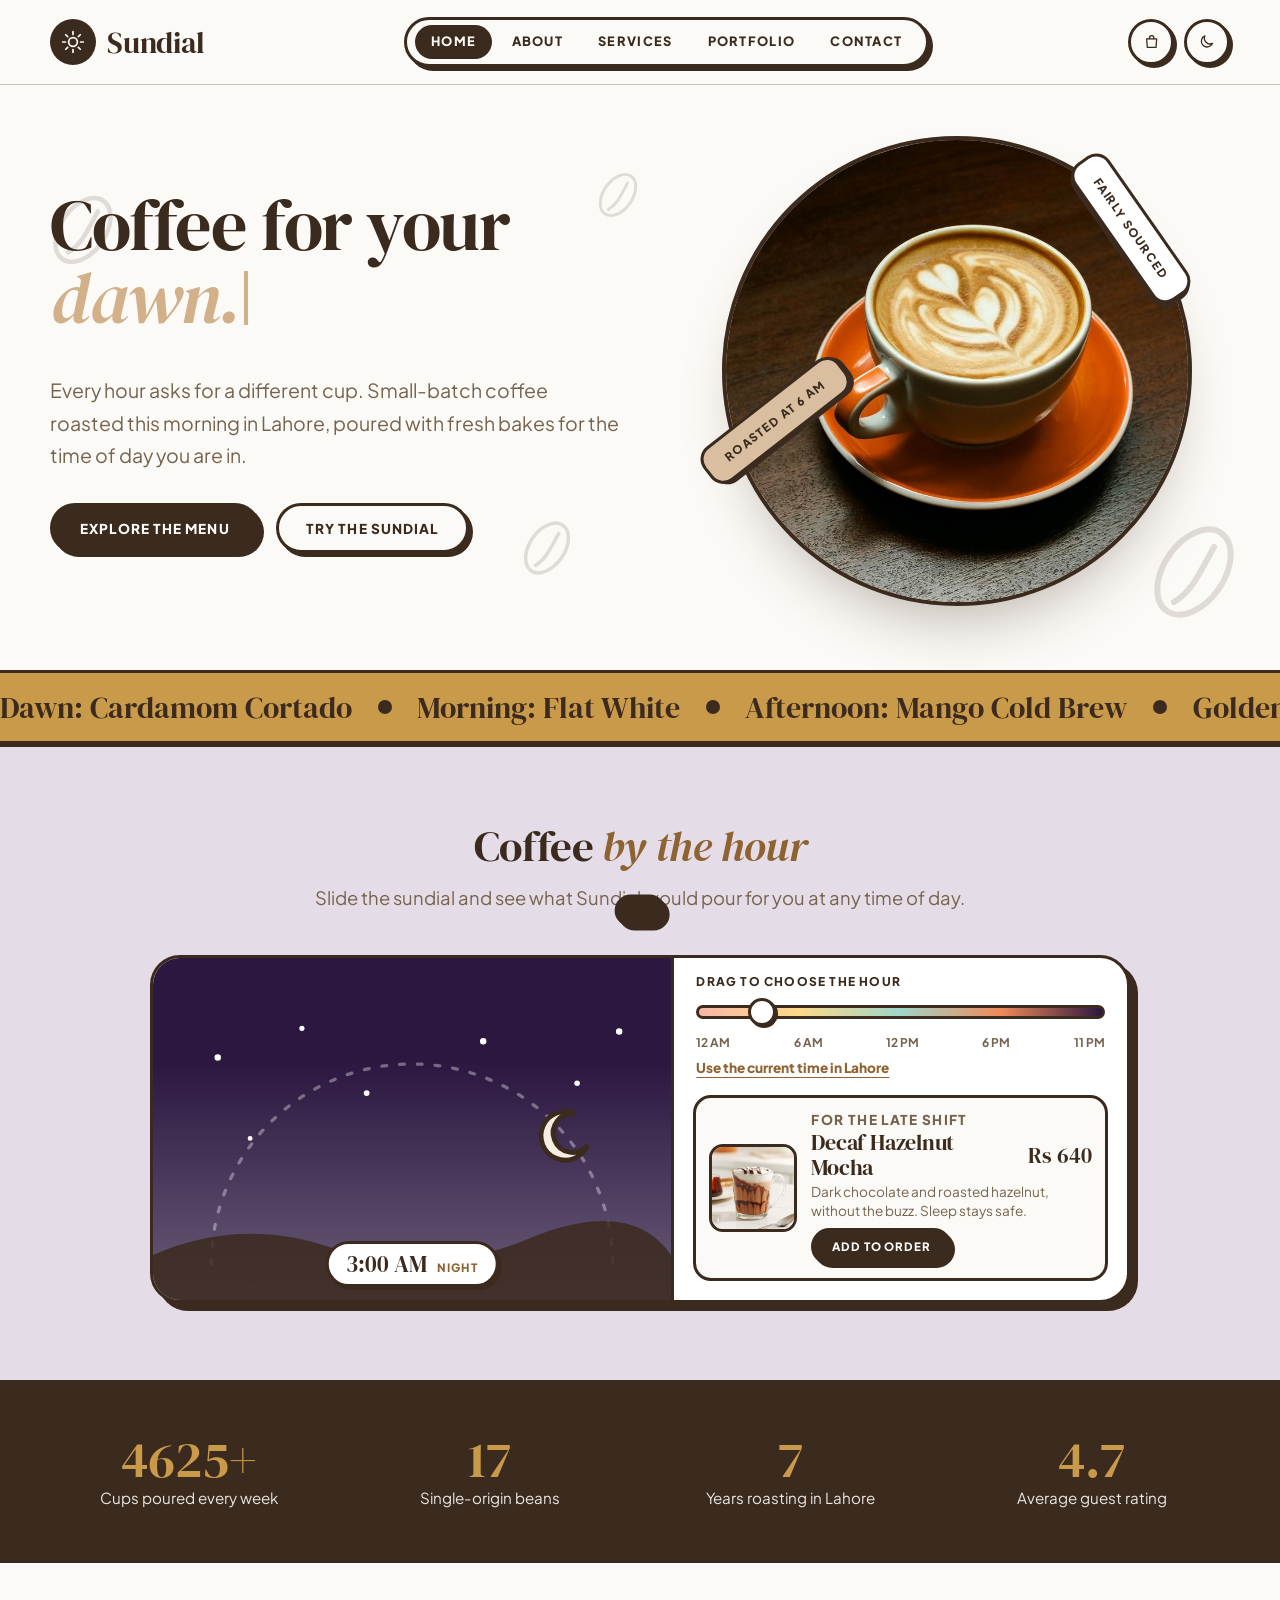
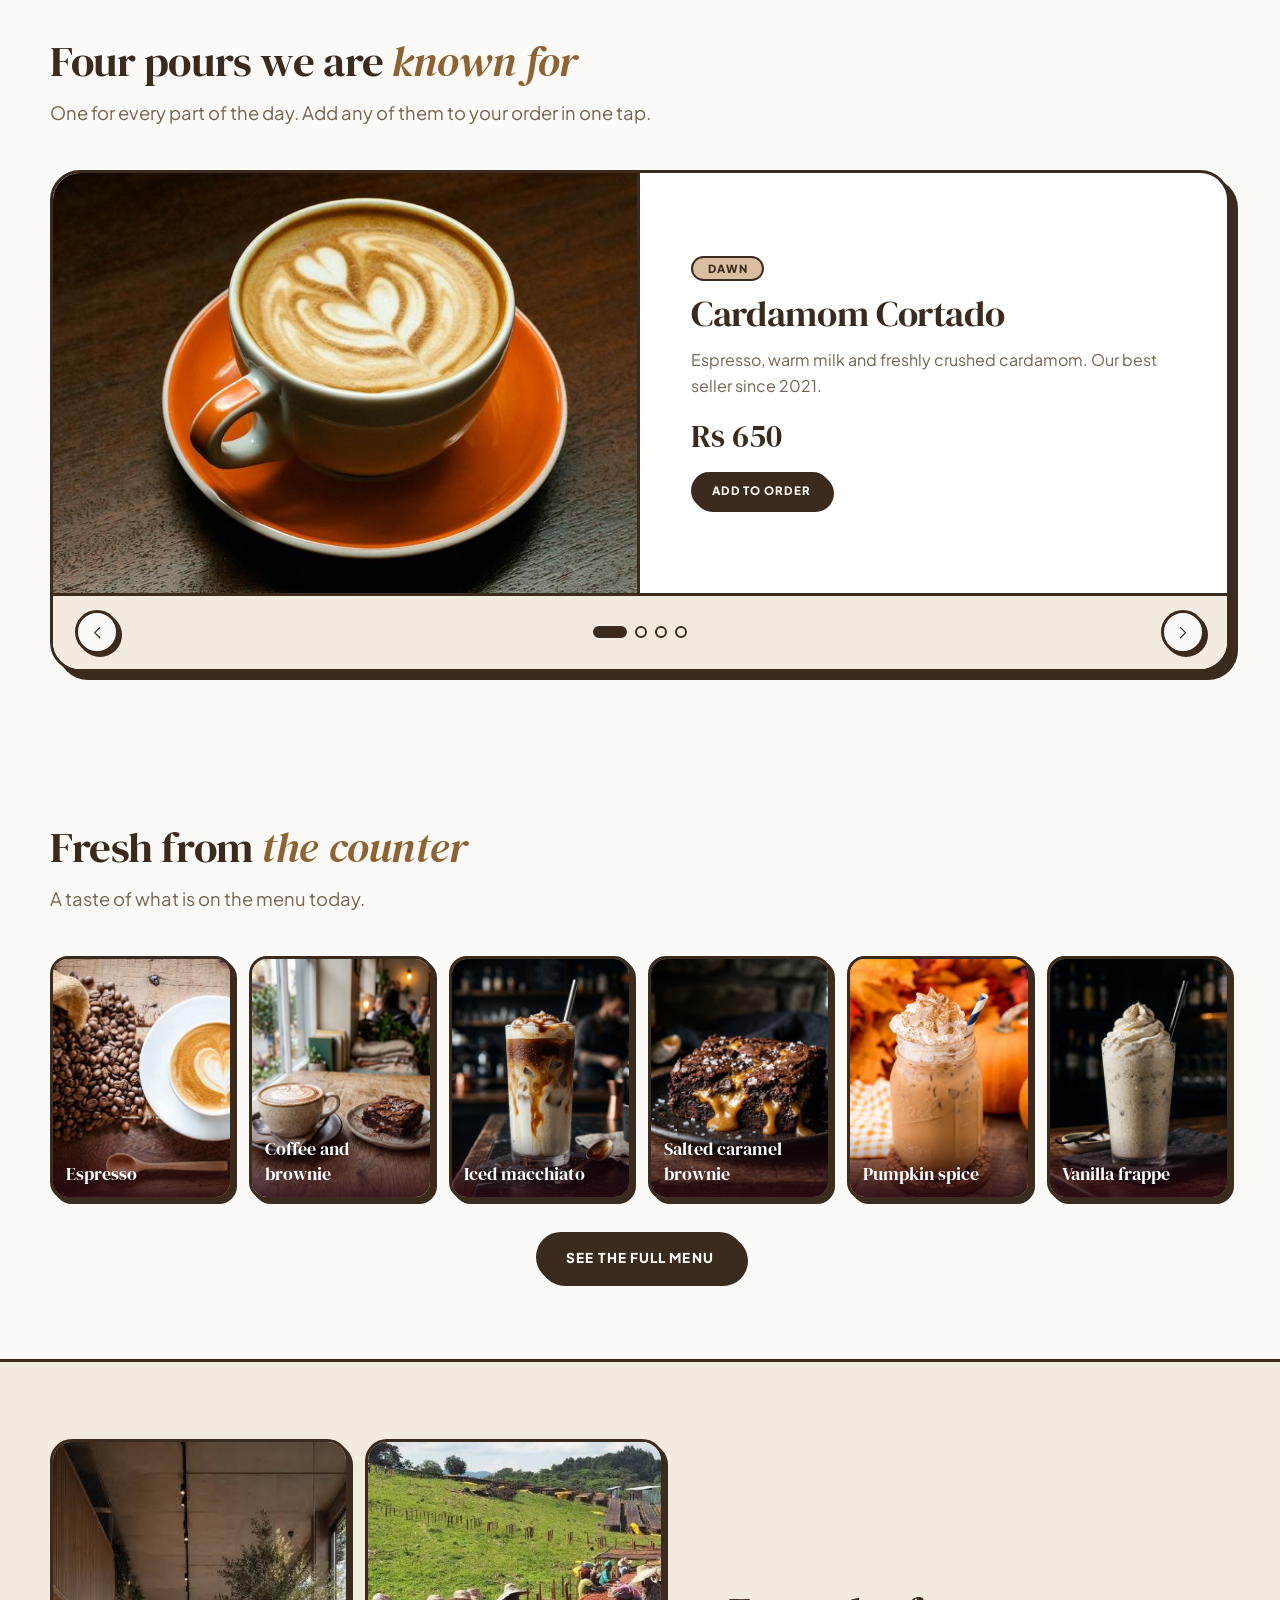
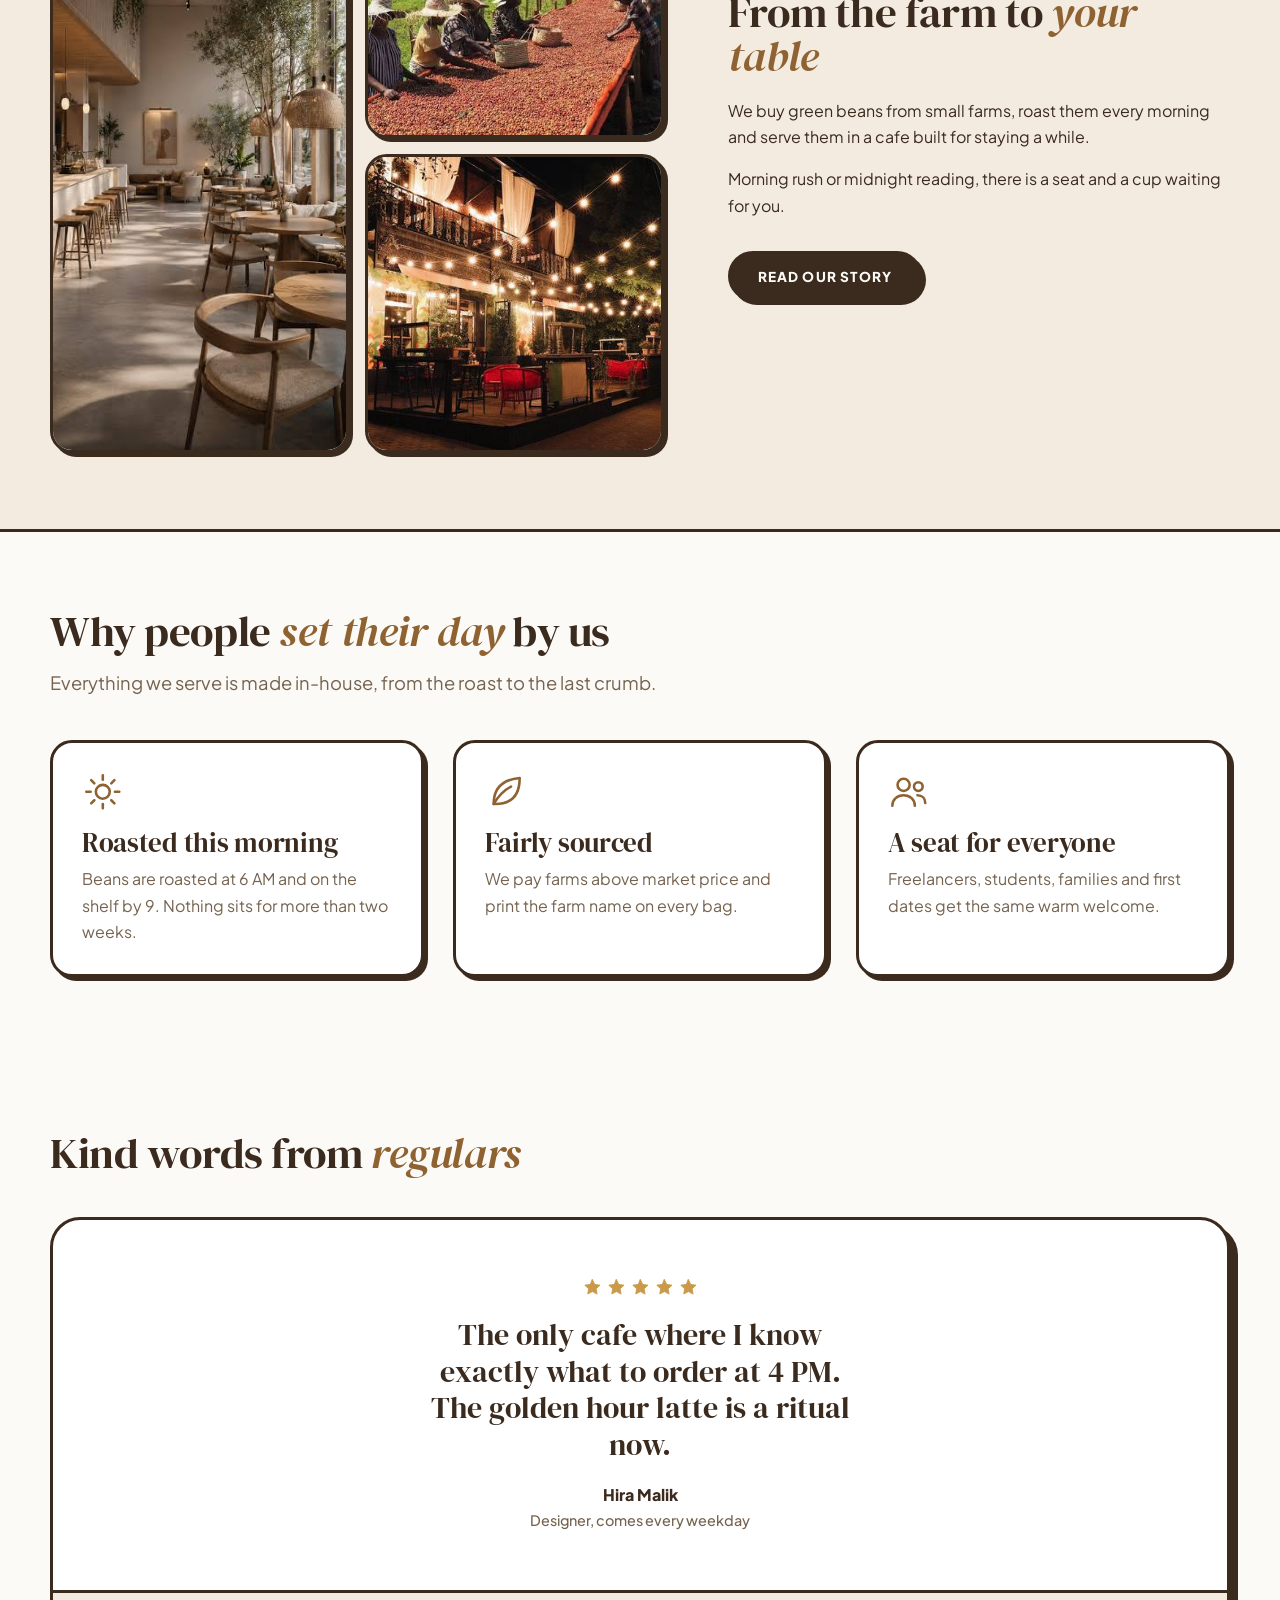
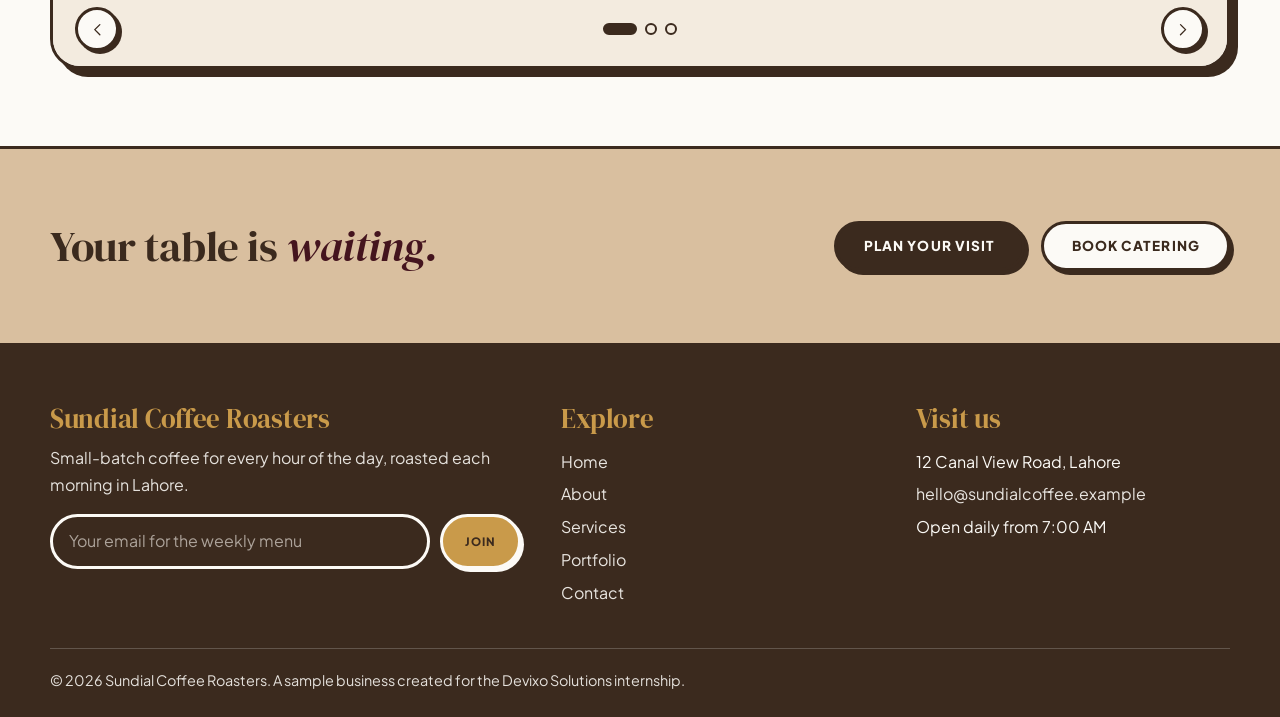
<file: index.html>
<!DOCTYPE html>
<html lang="en">
<head>
  <meta charset="UTF-8">
  <meta name="viewport" content="width=device-width, initial-scale=1.0">
  <title>Sundial Coffee Roasters | Coffee for every hour</title>
  <meta name="description" content="Small-batch coffee for every hour of the day, roasted each morning in Lahore.">
  <!-- Apply the saved (or system) colour theme before the page paints, so there is no flash -->
  <script>
    (function () {
      var theme = 'light';
      try { theme = localStorage.getItem('sundial-theme') || (window.matchMedia('(prefers-color-scheme: dark)').matches ? 'dark' : 'light'); } catch (e) {}
      document.documentElement.setAttribute('data-theme', theme);
    })();
  </script>
  <link rel="preconnect" href="https://fonts.googleapis.com">
  <link rel="preconnect" href="https://fonts.gstatic.com" crossorigin>
  <link href="https://fonts.googleapis.com/css2?family=DM+Serif+Display:ital@0;1&family=Plus+Jakarta+Sans:wght@400;600;800&display=swap" rel="stylesheet">
  <link rel="stylesheet" href="css/style.css">
</head>
<body>
  <svg width="0" height="0" style="position:absolute" aria-hidden="true" focusable="false">
    <symbol id="i-cup" viewBox="0 0 24 24"><path d="M4 9h12v5a5 5 0 0 1-5 5H9a5 5 0 0 1-5-5V9z"/><path d="M16 11h1.5a2.5 2.5 0 0 1 0 5H16"/><path d="M8 3.5v2.5M12 3.5v2.5"/></symbol>
    <symbol id="i-glass" viewBox="0 0 24 24"><path d="M6 4h12l-1.5 16h-9z"/><path d="M7.2 10h9.6"/><path d="M13 2.5l-1.5 5"/></symbol>
    <symbol id="i-sun" viewBox="0 0 24 24"><circle cx="12" cy="12" r="4"/><path d="M12 2.5v2.5M12 19v2.5M2.5 12H5M19 12h2.5M5.3 5.3l1.8 1.8M16.9 16.9l1.8 1.8M5.3 18.7l1.8-1.8M16.9 7.1l1.8-1.8"/></symbol>
    <symbol id="i-moon" viewBox="0 0 24 24"><path d="M20 14.5A8 8 0 0 1 9.5 4 8 8 0 1 0 20 14.5z"/></symbol>
    <symbol id="i-bean" viewBox="0 0 24 24"><ellipse cx="12" cy="12" rx="6" ry="9.5" transform="rotate(35 12 12)"/><path d="M8 18c3.5-2 5-5.5 8-11"/></symbol>
    <symbol id="i-cake" viewBox="0 0 24 24"><path d="M4 20h16v-8H4z"/><path d="M4 15c2.5 2 4.5-2 8 0s5.5-2 8 0"/><path d="M12 7v3M12 4.5c.6.8.6 1.4 0 2"/></symbol>
    <symbol id="i-truck" viewBox="0 0 24 24"><path d="M2 6h11v10H2z"/><path d="M13 9.5h4l3.5 3.5V16H13"/><circle cx="6.5" cy="17.5" r="2"/><circle cx="16.5" cy="17.5" r="2"/></symbol>
    <symbol id="i-users" viewBox="0 0 24 24"><circle cx="9" cy="8" r="3.5"/><path d="M2.5 20c0-3.6 2.9-6 6.5-6s6.5 2.4 6.5 6"/><circle cx="17.5" cy="9" r="2.5"/><path d="M17 14c2.7 0 4.5 1.8 4.5 4.5"/></symbol>
    <symbol id="i-bag" viewBox="0 0 24 24"><path d="M5 8h14l-1 12H6z"/><path d="M9 8V6.5a3 3 0 0 1 6 0V8"/></symbol>
    <symbol id="i-star" viewBox="0 0 24 24"><path d="M12 3l2.7 5.6 6.1.8-4.5 4.2 1.1 6.1L12 16.8 6.6 19.7l1.1-6.1L3.2 9.4l6.1-.8z"/></symbol>
    <symbol id="i-arrow-up" viewBox="0 0 24 24"><path d="M12 19V5M5 12l7-7 7 7"/></symbol>
    <symbol id="i-chevron" viewBox="0 0 24 24"><path d="M6 9l6 6 6-6"/></symbol>
    <symbol id="i-left" viewBox="0 0 24 24"><path d="M15 5l-7 7 7 7"/></symbol>
    <symbol id="i-right" viewBox="0 0 24 24"><path d="M9 5l7 7-7 7"/></symbol>
    <symbol id="i-menu" viewBox="0 0 24 24"><path d="M4 7h16M4 12h16M4 17h16"/></symbol>
    <symbol id="i-close" viewBox="0 0 24 24"><path d="M6 6l12 12M18 6L6 18"/></symbol>
    <symbol id="i-pin" viewBox="0 0 24 24"><path d="M12 21s7-6.2 7-11.5A7 7 0 0 0 5 9.5C5 14.8 12 21 12 21z"/><circle cx="12" cy="9.5" r="2.5"/></symbol>
    <symbol id="i-mail" viewBox="0 0 24 24"><rect x="3" y="5.5" width="18" height="13" rx="2"/><path d="M3.5 7l8.5 6.5L20.5 7"/></symbol>
    <symbol id="i-phone" viewBox="0 0 24 24"><path d="M5 4h4l1.5 4-2 1.5a11 11 0 0 0 6 6L16 13.5l4 1.5v4a2 2 0 0 1-2 2A15 15 0 0 1 3 6a2 2 0 0 1 2-2z"/></symbol>
    <symbol id="i-check" viewBox="0 0 24 24"><circle cx="12" cy="12" r="9.5"/><path d="M7.5 12.5l3 3 6-7"/></symbol>
    <symbol id="i-leaf" viewBox="0 0 24 24"><path d="M5 19C5 10 10 5 20 4c0 10-5 15-14 15z"/><path d="M5 19c3-5 6-8 10-10"/></symbol>
  </svg>

  <div class="progress" aria-hidden="true"></div>

  <!-- ===== Header and navigation (same on every page) ===== -->
  <header class="site-header">
    <div class="wrap header-inner">
      <a href="index.html" class="logo" aria-label="Sundial Coffee Roasters, home"><span class="logo-badge"><svg class="icon " aria-hidden="true"><use href="#i-sun"/></svg></span><span class="logo-name">Sundial</span></a>
      <nav class="nav" id="site-nav" aria-label="Main">
        <ul class="nav-links">
          <li><a href="index.html" aria-current="page">Home</a></li>
          <li><a href="about.html">About</a></li>
          <li><a href="services.html">Services</a></li>
          <li><a href="portfolio.html">Portfolio</a></li>
          <li><a href="contact.html">Contact</a></li>
        </ul>
      </nav>
      <div class="header-tools">
        <button class="icon-btn cart-btn" type="button" aria-label="Open your order"><svg class="icon " aria-hidden="true"><use href="#i-bag"/></svg><span class="cart-count" aria-hidden="true">0</span></button>
        <button class="icon-btn theme-toggle" type="button" aria-label="Switch to dark mode" aria-pressed="false">
          <svg class="icon i-moon" aria-hidden="true"><use href="#i-moon"/></svg>
          <svg class="icon i-sun" aria-hidden="true"><use href="#i-sun"/></svg>
        </button>
        <button class="icon-btn menu-btn" type="button" aria-label="Open menu" aria-expanded="false" aria-controls="site-nav"><svg class="icon " aria-hidden="true"><use href="#i-menu"/></svg></button>
      </div>
    </div>
  </header>

  <!-- ===== Order drawer: items are added with the "Add to order" buttons ===== -->
  <div class="cart-overlay"></div>
  <aside class="cart" id="cart" aria-label="Your order" aria-hidden="true">
    <div class="cart-head">
      <h2>Your order</h2>
      <button class="icon-btn" id="cart-close" type="button" aria-label="Close your order"><svg class="icon " aria-hidden="true"><use href="#i-close"/></svg></button>
    </div>
    <div class="cart-body">
      <p class="cart-empty" id="cart-empty">Nothing here yet. Add a drink from the menu and it will wait for you here.</p>
      <ul id="cart-items"></ul>
    </div>
    <div class="cart-foot" id="cart-foot" hidden>
      <div class="cart-total"><span>Total</span><span id="cart-total">Rs 0</span></div>
      <a class="btn" id="cart-send" href="checkout.html">Go to checkout</a>
      <button class="btn btn-ghost" id="cart-clear" type="button">Clear order</button>
      <p class="cart-note">Demo checkout: nothing is charged and no payment details are needed.</p>
    </div>
  </aside>

  <div class="toast" id="toast" role="status" aria-live="polite"></div>

  <main>

    <!-- ===== Hero: typing animation + the sundial (choose the hour) ===== -->
    <section class="hero">
      <div class="hero-beans" aria-hidden="true">
        <span class="bean bean-1"><svg class="icon " aria-hidden="true"><use href="#i-bean"/></svg></span><span class="bean bean-2"><svg class="icon " aria-hidden="true"><use href="#i-bean"/></svg></span>
        <span class="bean bean-3"><svg class="icon " aria-hidden="true"><use href="#i-bean"/></svg></span><span class="bean bean-4"><svg class="icon " aria-hidden="true"><use href="#i-bean"/></svg></span>
      </div>
      <div class="wrap hero-grid">
        <div>
          <h1>
            <span class="line">Coffee for your</span>
            <span class="line typed-line"><span id="typed" data-words='["dawn.","deadline.","golden hour.","midnight oil.","rainy day."]'>golden hour.</span><span class="caret" aria-hidden="true"></span></span>
          </h1>
          <p class="hero-lead">Every hour asks for a different cup. Small-batch coffee roasted this morning in Lahore, poured with fresh bakes for the time of day you are in.</p>
          <div class="btn-row">
            <a class="btn" href="services.html">Explore the menu</a>
            <a class="btn btn-ghost" href="#sundial">Try the sundial</a>
          </div>

        </div>

        <!-- Round hero photo with two tilted labels. If the photo is missing, JS removes it and a tan circle remains. -->
        <div class="hero-photo">
          <img src="images/Cardamom%20Cortado%20a%20cup%20of%20coffee.jpg" alt="A cup of Cardamom Cortado" fetchpriority="high" decoding="async" onerror="this.remove()">
          <span class="hero-tag hero-tag-a">Roasted at 6 AM</span>
          <span class="hero-tag hero-tag-b">Fairly sourced</span>
        </div>
      </div>
    </section>

    <!-- ===== Moving ticker of what we pour ===== -->
    <div class="marquee" aria-label="What Sundial pours through the day">
      <div class="marquee-track">
        <ul><li>Dawn: Cardamom Cortado</li><li>Morning: Flat White</li><li>Afternoon: Mango Cold Brew</li><li>Golden hour: Rose Pistachio Latte</li><li>Night: Decaf Hazelnut Mocha</li><li>Roasted fresh every morning</li></ul>
        <div aria-hidden="true" style="display:contents"><ul><li>Dawn: Cardamom Cortado</li><li>Morning: Flat White</li><li>Afternoon: Mango Cold Brew</li><li>Golden hour: Rose Pistachio Latte</li><li>Night: Decaf Hazelnut Mocha</li><li>Roasted fresh every morning</li></ul></div>
      </div>
    </div>

    <!-- ===== The sundial: choose the hour ===== -->
    <section class="section dial-section" data-phase="morning" id="sundial">
      <div class="wrap">
        <div class="section-head" data-reveal>
          <h2>Coffee <em>by the hour</em></h2>
          <p>Slide the sundial and see what Sundial would pour for you at any time of day.</p>
        </div>
        <div class="dial" data-phase="morning" data-reveal>
            <!-- Sky picture: the sun/moon group is moved along the arc by js/main.js -->
          <div class="dial-sky">
            <svg viewBox="0 22 320 168" preserveAspectRatio="xMidYMax meet" aria-hidden="true">
              <g class="dial-stars"><circle cx="40" cy="40" r="2"/><circle cx="92" cy="22" r="1.6"/><circle cx="132" cy="62" r="1.8"/><circle cx="204" cy="30" r="2"/><circle cx="262" cy="56" r="1.7"/><circle cx="288" cy="24" r="2"/><circle cx="60" cy="90" r="1.5"/></g>
              <path class="dial-arc" d="M36 168 A124 124 0 0 1 284 168"/>
              <g class="dial-body" id="dial-body">
                <circle class="dial-sun-halo" r="31"/>
                <circle class="dial-sun" r="17"/>
                <path class="dial-moon" d="M6 -13.5 A15 15 0 1 0 13.5 6 A12 12 0 1 1 6 -13.5 Z"/>
              </g>
              <path class="dial-hill" d="M0 190 V162 Q55 138 112 158 T232 152 T320 162 V190 Z"/>
            </svg>
            <div class="dial-time"><strong id="dial-clock">9:00 AM</strong><span id="dial-phase">Morning</span></div>
          </div>
          <div class="dial-control">
            <label for="dial-range">Drag to choose the hour</label>
            <input class="dial-range" id="dial-range" type="range" min="0" max="23" step="1" value="9">
            <div class="dial-ticks" aria-hidden="true"><span>12 AM</span><span>6 AM</span><span>12 PM</span><span>6 PM</span><span>11 PM</span></div>
            <button class="dial-now" id="dial-now" type="button">Use the current time in Lahore</button>
          </div>
          <div class="reco" aria-live="polite">
            <img class="reco-img" id="reco-img" src="images/Hazelnut%20coffee.jpg" alt="Flat White" decoding="async" onerror="this.style.display='none'">
            <p class="reco-kicker" id="reco-kicker">To start the day</p>
            <h3 id="reco-name">Flat White</h3>
            <span class="price" id="reco-price">Rs 560</span>
            <p id="reco-text">Silky milk over a double ristretto. Smooth, strong and ready for your inbox.</p>
            <button class="btn btn-sm" id="reco-add" type="button" data-add data-name="Flat White" data-price="560">Add to order</button>
          </div>
        </div>
      </div>
    </section>

    <!-- ===== Animated counters ===== -->
    <section class="stats-band" aria-label="Sundial in numbers">
      <div class="wrap stats-grid">
        <div class="stat" data-reveal><strong data-count="4800" data-suffix="+">0</strong><span>Cups poured every week</span></div>
        <div class="stat" data-reveal><strong data-count="18">0</strong><span>Single-origin beans</span></div>
        <div class="stat" data-reveal><strong data-count="7">0</strong><span>Years roasting in Lahore</span></div>
        <div class="stat" data-reveal><strong data-count="4.9" data-decimals="1">0</strong><span>Average guest rating</span></div>
      </div>
    </section>

    <!-- ===== Signature pours: image slider ===== -->
    <section class="section">
      <div class="wrap">
        <div class="section-head" data-reveal>
          <h2>Four pours we are <em>known for</em></h2>
          <p>One for every part of the day. Add any of them to your order in one tap.</p>
        </div>
        <div class="slider" data-autoplay="6500" role="region" aria-roledescription="carousel" aria-label="Signature pours" data-reveal>
          <div class="slides">
            <article class="slide" aria-roledescription="slide">
              <div class="slide-art c-1"><svg class="icon " aria-hidden="true"><use href="#i-cup"/></svg><img src="images/Cardamom%20Cortado%20a%20cup%20of%20coffee.jpg" alt="Cardamom Cortado" loading="lazy" decoding="async" onerror="this.remove()"></div>
              <div class="slide-text">
                <span class="tag">Dawn</span>
                <h3>Cardamom Cortado</h3>
                <p>Espresso, warm milk and freshly crushed cardamom. Our best seller since 2021.</p>
                <span class="price">Rs 650</span>
                <div><button class="btn btn-sm" type="button" data-add data-name="Cardamom Cortado" data-price="650">Add to order</button></div>
              </div>
            </article>
            <article class="slide" aria-roledescription="slide">
              <div class="slide-art c-3"><svg class="icon " aria-hidden="true"><use href="#i-glass"/></svg><img src="images/Mango%20Cold%20Brew%20an%20iced%20drink.jpg" alt="Mango Cold Brew" loading="lazy" decoding="async" onerror="this.remove()"></div>
              <div class="slide-text">
                <span class="tag">Afternoon</span>
                <h3>Mango Cold Brew</h3>
                <p>Twelve-hour cold brew poured over sweet Sindhri mango. Back every summer.</p>
                <span class="price">Rs 720</span>
                <div><button class="btn btn-sm" type="button" data-add data-name="Mango Cold Brew" data-price="720">Add to order</button></div>
              </div>
            </article>
            <article class="slide" aria-roledescription="slide">
              <div class="slide-art c-4"><svg class="icon " aria-hidden="true"><use href="#i-sun"/></svg><img src="images/Rose%20Pistachio%20Latte%20a%20latte.jpg" alt="Rose Pistachio Latte" loading="lazy" decoding="async" onerror="this.remove()"></div>
              <div class="slide-text">
                <span class="tag">Golden hour</span>
                <h3>Rose Pistachio Latte</h3>
                <p>Rose syrup, crushed pistachio and steamed milk for slow evenings.</p>
                <span class="price">Rs 680</span>
                <div><button class="btn btn-sm" type="button" data-add data-name="Rose Pistachio Latte" data-price="680">Add to order</button></div>
              </div>
            </article>
            <article class="slide" aria-roledescription="slide">
              <div class="slide-art c-6"><svg class="icon " aria-hidden="true"><use href="#i-moon"/></svg><img src="images/Decaf%20Hazelnut%20Mocha.jpg" alt="Decaf Hazelnut Mocha" loading="lazy" decoding="async" onerror="this.remove()"></div>
              <div class="slide-text">
                <span class="tag">Night</span>
                <h3>Decaf Hazelnut Mocha</h3>
                <p>Dark chocolate and roasted hazelnut. All of the comfort, none of the buzz.</p>
                <span class="price">Rs 640</span>
                <div><button class="btn btn-sm" type="button" data-add data-name="Decaf Hazelnut Mocha" data-price="640">Add to order</button></div>
              </div>
            </article>
          </div>
          <div class="slider-bar">
            <button class="slider-btn slider-prev" type="button" aria-label="Previous slide"><svg class="icon " aria-hidden="true"><use href="#i-left"/></svg></button>
            <div class="dots"></div>
            <button class="slider-btn slider-next" type="button" aria-label="Next slide"><svg class="icon " aria-hidden="true"><use href="#i-right"/></svg></button>
          </div>
        </div>
      </div>
    </section>

    <!-- ===== Fresh from the counter: photo strip ===== -->
    <section class="section">
      <div class="wrap">
        <div class="section-head" data-reveal>
          <h2>Fresh from <em>the counter</em></h2>
          <p>A taste of what is on the menu today.</p>
        </div>
        <div class="fresh-grid">
          <a class="fresh-card" href="services.html" data-reveal><img src="images/Espresso.jpg" alt="Espresso" loading="lazy" decoding="async" onerror="this.remove()"><span>Espresso</span></a>
          <a class="fresh-card" href="services.html" data-reveal><img src="images/combo.png" alt="Coffee and brownie" loading="lazy" decoding="async" onerror="this.remove()"><span>Coffee and brownie</span></a>
          <a class="fresh-card" href="services.html" data-reveal><img src="images/iced_caramel_macchiato.png" alt="Iced macchiato" loading="lazy" decoding="async" onerror="this.remove()"><span>Iced macchiato</span></a>
          <a class="fresh-card" href="services.html" data-reveal><img src="images/salted_caramel_brownie.png" alt="Salted caramel brownie" loading="lazy" decoding="async" onerror="this.remove()"><span>Salted caramel brownie</span></a>
          <a class="fresh-card" href="services.html" data-reveal><img src="images/Pumpkin%20Spice.jpg" alt="Pumpkin spice" loading="lazy" decoding="async" onerror="this.remove()"><span>Pumpkin spice</span></a>
          <a class="fresh-card" href="services.html" data-reveal><img src="images/vanilla_bean_frappe.png" alt="Vanilla frappe" loading="lazy" decoding="async" onerror="this.remove()"><span>Vanilla frappe</span></a>
        </div>
        <div class="btn-row" style="justify-content:center"><a class="btn" href="services.html">See the full menu</a></div>
      </div>
    </section>

    <!-- ===== Story with real photos ===== -->
    <section class="section section-alt">
      <div class="wrap story-grid">
        <div class="collage" data-reveal>
          <img src="images/Cafe%20or%20roastery%20interior.jpg" alt="Inside the Sundial cafe" loading="lazy" decoding="async" onerror="this.remove()">
          <img src="images/Coffee%20beans%20or%20farm.jpg" alt="Coffee farm" loading="lazy" decoding="async" onerror="this.remove()">
          <img src="images/Night%20cafe%20scene.jpg" alt="Sundial at night" loading="lazy" decoding="async" onerror="this.remove()">
        </div>
        <div data-reveal>
          <h2 style="margin-bottom:1.2rem">From the farm to <em>your table</em></h2>
          <p>We buy green beans from small farms, roast them every morning and serve them in a cafe built for staying a while.</p>
          <p>Morning rush or midnight reading, there is a seat and a cup waiting for you.</p>
          <div class="btn-row"><a class="btn" href="about.html">Read our story</a></div>
        </div>
      </div>
    </section>

    <!-- ===== Why Sundial ===== -->
    <section class="section">
      <div class="wrap">
        <div class="section-head" data-reveal>
          <h2>Why people <em>set their day</em> by us</h2>
          <p>Everything we serve is made in-house, from the roast to the last crumb.</p>
        </div>
        <div class="grid-3">
          <article class="card feature" data-reveal><svg class="icon " aria-hidden="true"><use href="#i-sun"/></svg><h3>Roasted this morning</h3><p>Beans are roasted at 6 AM and on the shelf by 9. Nothing sits for more than two weeks.</p></article>
          <article class="card feature" data-reveal><svg class="icon " aria-hidden="true"><use href="#i-leaf"/></svg><h3>Fairly sourced</h3><p>We pay farms above market price and print the farm name on every bag.</p></article>
          <article class="card feature" data-reveal><svg class="icon " aria-hidden="true"><use href="#i-users"/></svg><h3>A seat for everyone</h3><p>Freelancers, students, families and first dates get the same warm welcome.</p></article>
        </div>
      </div>
    </section>

    <!-- ===== Reviews: second slider ===== -->
    <section class="section">
      <div class="wrap">
        <div class="section-head" data-reveal><h2>Kind words from <em>regulars</em></h2></div>
        <div class="slider" data-autoplay="7000" role="region" aria-roledescription="carousel" aria-label="Customer reviews" data-reveal>
          <div class="slides">
            <figure class="quote-slide" aria-roledescription="slide">
              <div class="stars" role="img" aria-label="5 out of 5 stars"><svg class="icon " aria-hidden="true"><use href="#i-star"/></svg><svg class="icon " aria-hidden="true"><use href="#i-star"/></svg><svg class="icon " aria-hidden="true"><use href="#i-star"/></svg><svg class="icon " aria-hidden="true"><use href="#i-star"/></svg><svg class="icon " aria-hidden="true"><use href="#i-star"/></svg></div>
              <blockquote>The only cafe where I know exactly what to order at 4 PM. The golden hour latte is a ritual now.</blockquote>
              <figcaption class="who">Hira Malik<span>Designer, comes every weekday</span></figcaption>
            </figure>
            <figure class="quote-slide" aria-roledescription="slide">
              <div class="stars" role="img" aria-label="5 out of 5 stars"><svg class="icon " aria-hidden="true"><use href="#i-star"/></svg><svg class="icon " aria-hidden="true"><use href="#i-star"/></svg><svg class="icon " aria-hidden="true"><use href="#i-star"/></svg><svg class="icon " aria-hidden="true"><use href="#i-star"/></svg><svg class="icon " aria-hidden="true"><use href="#i-star"/></svg></div>
              <blockquote>They catered our product launch for 200 people and the coffee cart was the best part of the night.</blockquote>
              <figcaption class="who">Bilal Chaudhry<span>Founder, Lahore startup</span></figcaption>
            </figure>
            <figure class="quote-slide" aria-roledescription="slide">
              <div class="stars" role="img" aria-label="5 out of 5 stars"><svg class="icon " aria-hidden="true"><use href="#i-star"/></svg><svg class="icon " aria-hidden="true"><use href="#i-star"/></svg><svg class="icon " aria-hidden="true"><use href="#i-star"/></svg><svg class="icon " aria-hidden="true"><use href="#i-star"/></svg><svg class="icon " aria-hidden="true"><use href="#i-star"/></svg></div>
              <blockquote>I took the Saturday workshop and finally learned why my pour-over always tasted flat. Worth every rupee.</blockquote>
              <figcaption class="who">Sana Tariq<span>Student</span></figcaption>
            </figure>
          </div>
          <div class="slider-bar">
            <button class="slider-btn slider-prev" type="button" aria-label="Previous review"><svg class="icon " aria-hidden="true"><use href="#i-left"/></svg></button>
            <div class="dots"></div>
            <button class="slider-btn slider-next" type="button" aria-label="Next review"><svg class="icon " aria-hidden="true"><use href="#i-right"/></svg></button>
          </div>
        </div>
      </div>
    </section>

    <section class="cta-band">
      <div class="wrap cta-inner">
        <h2>Your table is <em style="color:#44141e">waiting.</em></h2>
        <div class="btn-row" style="margin:0">
          <a class="btn" href="contact.html">Plan your visit</a>
          <a class="btn btn-ghost" href="services.html#catering">Book catering</a>
        </div>
      </div>
    </section>
  </main>

  <!-- ===== Footer (same on every page) ===== -->
  <footer class="site-footer">
    <div class="wrap">
      <div class="footer-grid">
        <div>
          <h3>Sundial Coffee Roasters</h3>
          <p>Small-batch coffee for every hour of the day, roasted each morning in Lahore.</p>
          <form class="news" id="newsletter" novalidate>
            <label class="sr-only" for="news-email">Email for our newsletter</label>
            <input type="email" id="news-email" name="email" placeholder="Your email for the weekly menu" autocomplete="email">
            <button class="btn btn-sm" type="submit">Join</button>
            <p class="error" role="alert"></p>
          </form>
        </div>
        <div>
          <h3>Explore</h3>
          <ul>
            <li><a href="index.html">Home</a></li>
            <li><a href="about.html">About</a></li>
            <li><a href="services.html">Services</a></li>
            <li><a href="portfolio.html">Portfolio</a></li>
            <li><a href="contact.html">Contact</a></li>
          </ul>
        </div>
        <div>
          <h3>Visit us</h3>
          <ul>
            <li>12 Canal View Road, Lahore</li>
            <li><a href="mailto:hello@sundialcoffee.example">hello@sundialcoffee.example</a></li>
            <li>Open daily from 7:00 AM</li>
          </ul>
        </div>
      </div>
      <p class="copyright">&copy; 2026 Sundial Coffee Roasters. A sample business created for the Devixo Solutions internship.</p>
    </div>
  </footer>

  <!-- Scroll-to-top button (shown by js/main.js after scrolling down) -->
  <button class="to-top" type="button" aria-label="Back to top"><svg class="icon " aria-hidden="true"><use href="#i-arrow-up"/></svg></button>

  <script src="js/main.js"></script>
</body>
</html>
</file>
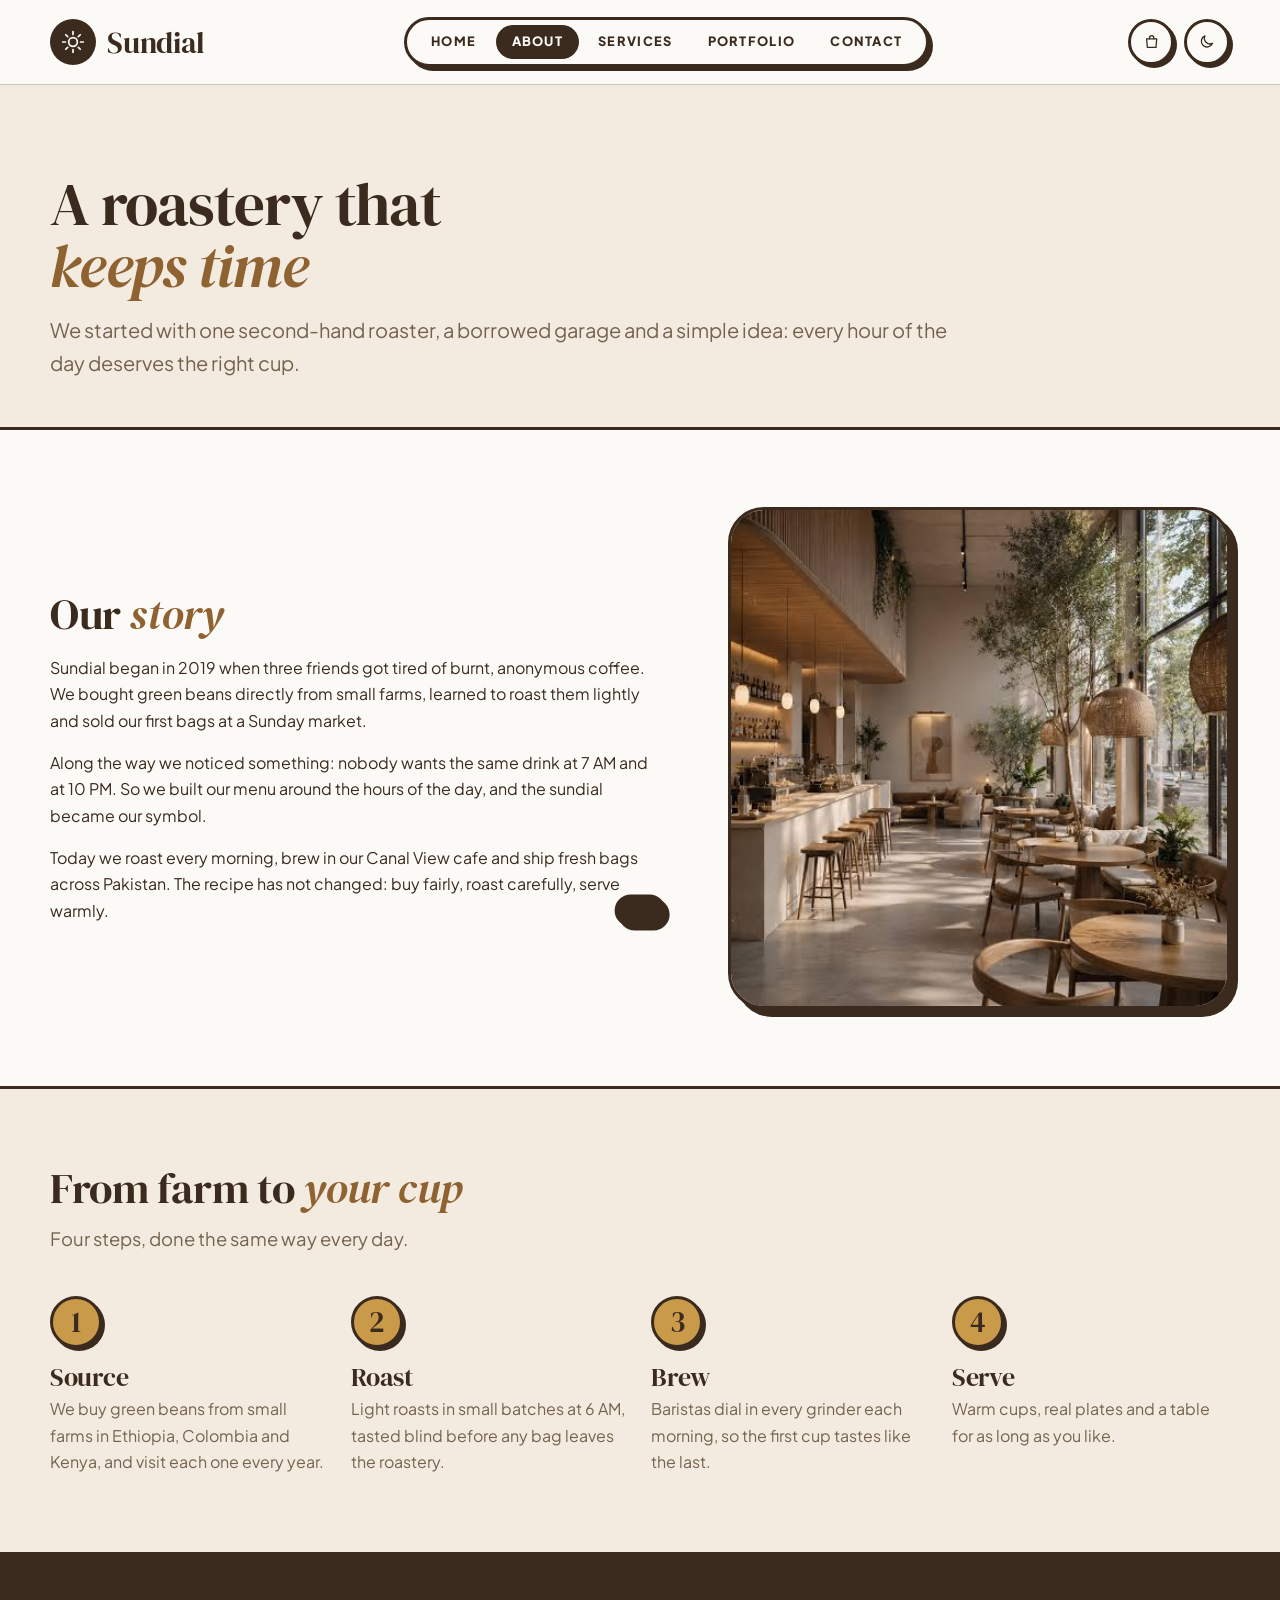
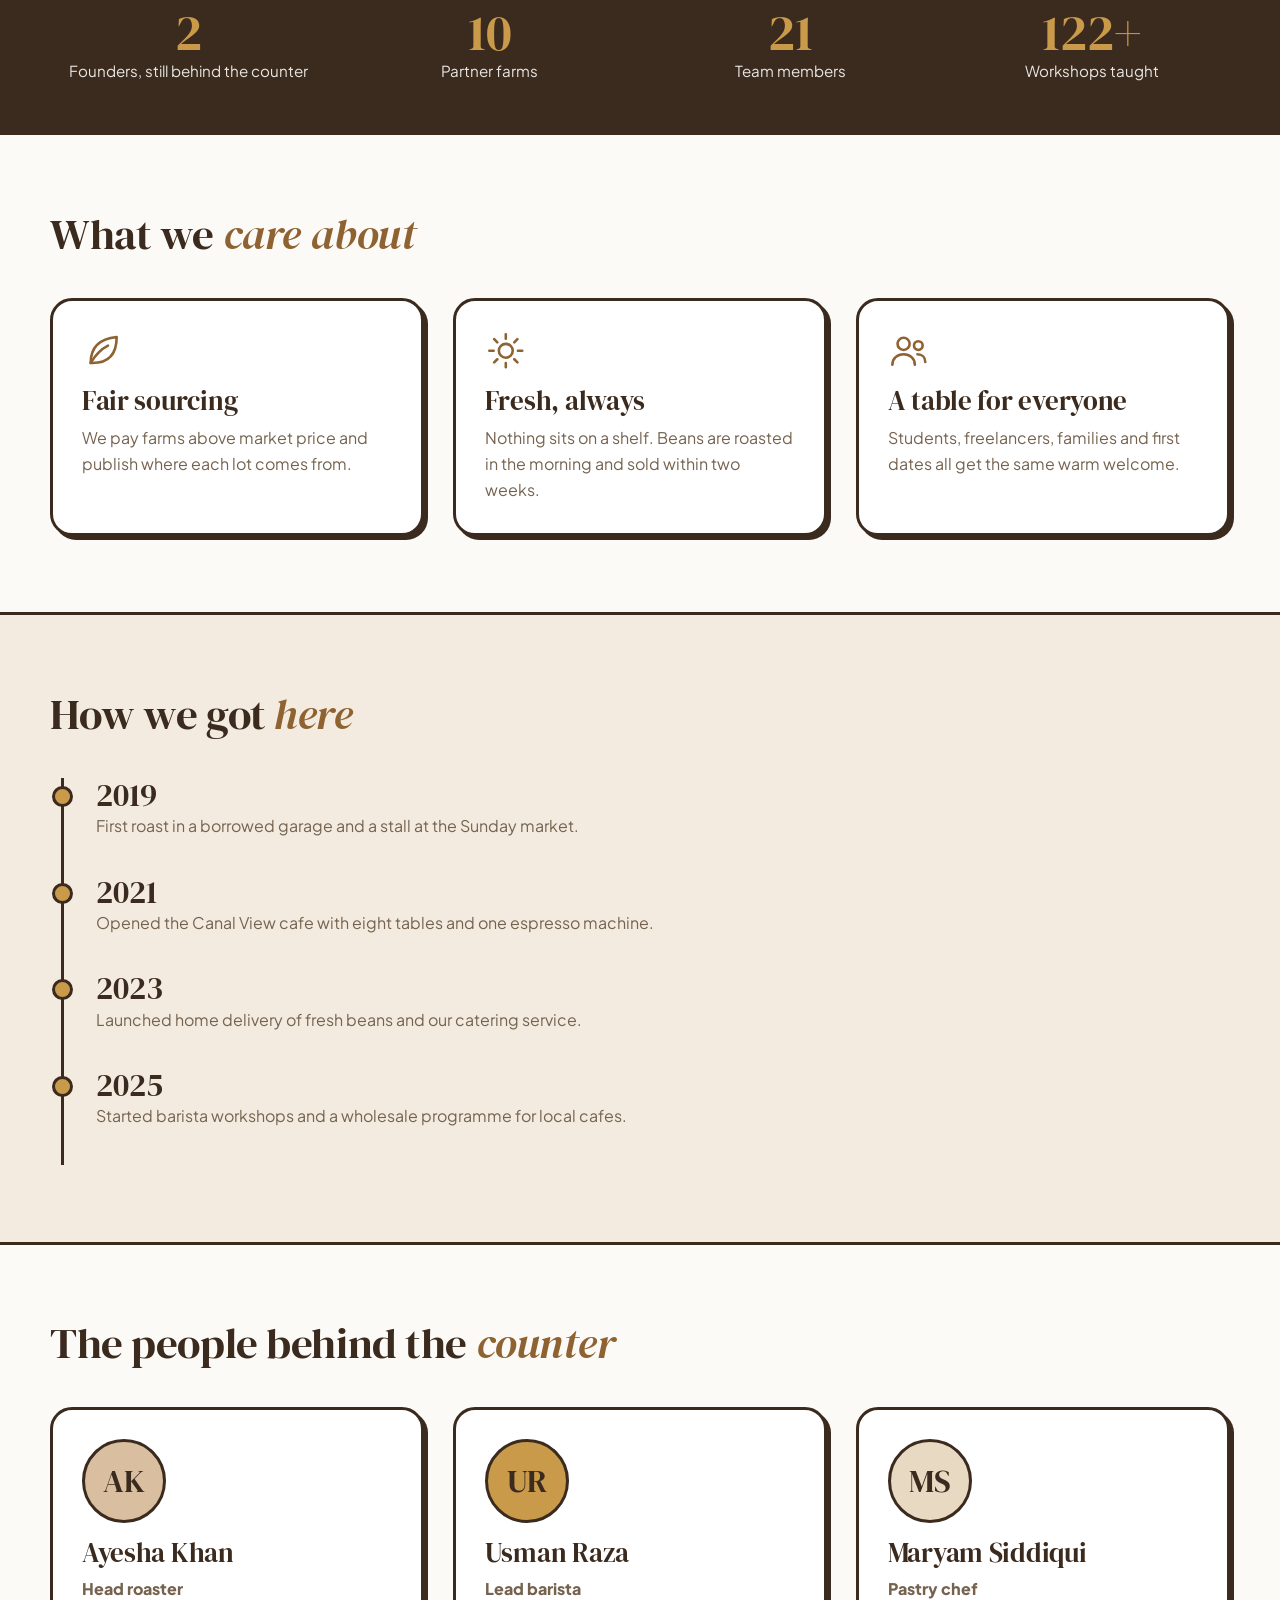
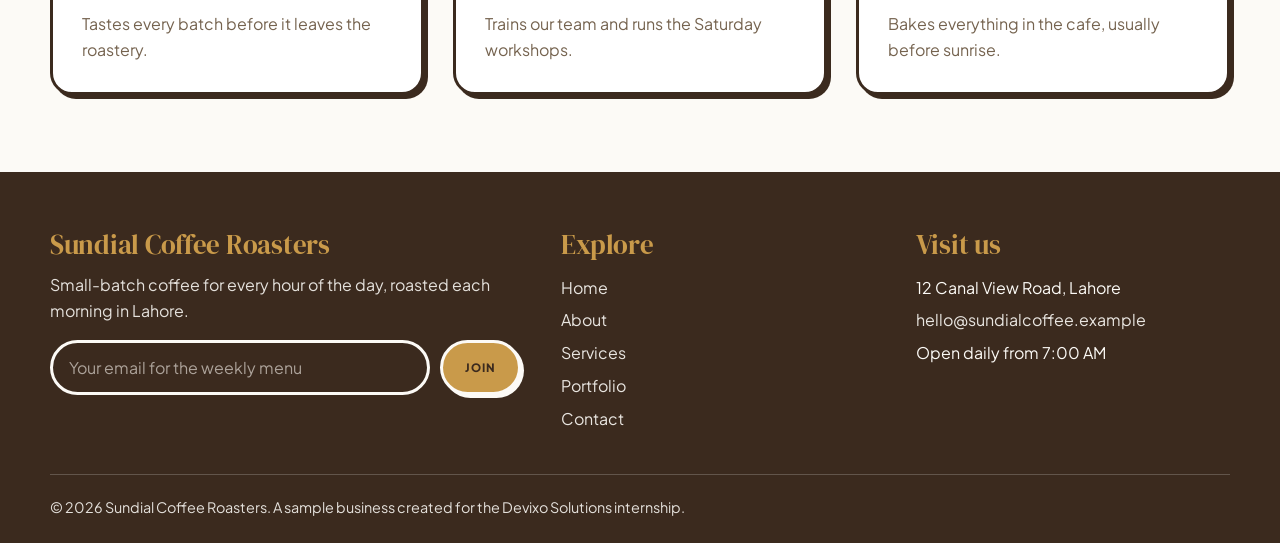
<file: about.html>
<!DOCTYPE html>
<html lang="en">
<head>
  <meta charset="UTF-8">
  <meta name="viewport" content="width=device-width, initial-scale=1.0">
  <title>About | Sundial Coffee Roasters</title>
  <meta name="description" content="Our story, process and the people behind Sundial.">
  <!-- Apply the saved (or system) colour theme before the page paints, so there is no flash -->
  <script>
    (function () {
      var theme = 'light';
      try { theme = localStorage.getItem('sundial-theme') || (window.matchMedia('(prefers-color-scheme: dark)').matches ? 'dark' : 'light'); } catch (e) {}
      document.documentElement.setAttribute('data-theme', theme);
    })();
  </script>
  <link rel="preconnect" href="https://fonts.googleapis.com">
  <link rel="preconnect" href="https://fonts.gstatic.com" crossorigin>
  <link href="https://fonts.googleapis.com/css2?family=DM+Serif+Display:ital@0;1&family=Plus+Jakarta+Sans:wght@400;600;800&display=swap" rel="stylesheet">
  <link rel="stylesheet" href="css/style.css">
</head>
<body>
  <svg width="0" height="0" style="position:absolute" aria-hidden="true" focusable="false">
    <symbol id="i-cup" viewBox="0 0 24 24"><path d="M4 9h12v5a5 5 0 0 1-5 5H9a5 5 0 0 1-5-5V9z"/><path d="M16 11h1.5a2.5 2.5 0 0 1 0 5H16"/><path d="M8 3.5v2.5M12 3.5v2.5"/></symbol>
    <symbol id="i-glass" viewBox="0 0 24 24"><path d="M6 4h12l-1.5 16h-9z"/><path d="M7.2 10h9.6"/><path d="M13 2.5l-1.5 5"/></symbol>
    <symbol id="i-sun" viewBox="0 0 24 24"><circle cx="12" cy="12" r="4"/><path d="M12 2.5v2.5M12 19v2.5M2.5 12H5M19 12h2.5M5.3 5.3l1.8 1.8M16.9 16.9l1.8 1.8M5.3 18.7l1.8-1.8M16.9 7.1l1.8-1.8"/></symbol>
    <symbol id="i-moon" viewBox="0 0 24 24"><path d="M20 14.5A8 8 0 0 1 9.5 4 8 8 0 1 0 20 14.5z"/></symbol>
    <symbol id="i-bean" viewBox="0 0 24 24"><ellipse cx="12" cy="12" rx="6" ry="9.5" transform="rotate(35 12 12)"/><path d="M8 18c3.5-2 5-5.5 8-11"/></symbol>
    <symbol id="i-cake" viewBox="0 0 24 24"><path d="M4 20h16v-8H4z"/><path d="M4 15c2.5 2 4.5-2 8 0s5.5-2 8 0"/><path d="M12 7v3M12 4.5c.6.8.6 1.4 0 2"/></symbol>
    <symbol id="i-truck" viewBox="0 0 24 24"><path d="M2 6h11v10H2z"/><path d="M13 9.5h4l3.5 3.5V16H13"/><circle cx="6.5" cy="17.5" r="2"/><circle cx="16.5" cy="17.5" r="2"/></symbol>
    <symbol id="i-users" viewBox="0 0 24 24"><circle cx="9" cy="8" r="3.5"/><path d="M2.5 20c0-3.6 2.9-6 6.5-6s6.5 2.4 6.5 6"/><circle cx="17.5" cy="9" r="2.5"/><path d="M17 14c2.7 0 4.5 1.8 4.5 4.5"/></symbol>
    <symbol id="i-bag" viewBox="0 0 24 24"><path d="M5 8h14l-1 12H6z"/><path d="M9 8V6.5a3 3 0 0 1 6 0V8"/></symbol>
    <symbol id="i-star" viewBox="0 0 24 24"><path d="M12 3l2.7 5.6 6.1.8-4.5 4.2 1.1 6.1L12 16.8 6.6 19.7l1.1-6.1L3.2 9.4l6.1-.8z"/></symbol>
    <symbol id="i-arrow-up" viewBox="0 0 24 24"><path d="M12 19V5M5 12l7-7 7 7"/></symbol>
    <symbol id="i-chevron" viewBox="0 0 24 24"><path d="M6 9l6 6 6-6"/></symbol>
    <symbol id="i-left" viewBox="0 0 24 24"><path d="M15 5l-7 7 7 7"/></symbol>
    <symbol id="i-right" viewBox="0 0 24 24"><path d="M9 5l7 7-7 7"/></symbol>
    <symbol id="i-menu" viewBox="0 0 24 24"><path d="M4 7h16M4 12h16M4 17h16"/></symbol>
    <symbol id="i-close" viewBox="0 0 24 24"><path d="M6 6l12 12M18 6L6 18"/></symbol>
    <symbol id="i-pin" viewBox="0 0 24 24"><path d="M12 21s7-6.2 7-11.5A7 7 0 0 0 5 9.5C5 14.8 12 21 12 21z"/><circle cx="12" cy="9.5" r="2.5"/></symbol>
    <symbol id="i-mail" viewBox="0 0 24 24"><rect x="3" y="5.5" width="18" height="13" rx="2"/><path d="M3.5 7l8.5 6.5L20.5 7"/></symbol>
    <symbol id="i-phone" viewBox="0 0 24 24"><path d="M5 4h4l1.5 4-2 1.5a11 11 0 0 0 6 6L16 13.5l4 1.5v4a2 2 0 0 1-2 2A15 15 0 0 1 3 6a2 2 0 0 1 2-2z"/></symbol>
    <symbol id="i-check" viewBox="0 0 24 24"><circle cx="12" cy="12" r="9.5"/><path d="M7.5 12.5l3 3 6-7"/></symbol>
    <symbol id="i-leaf" viewBox="0 0 24 24"><path d="M5 19C5 10 10 5 20 4c0 10-5 15-14 15z"/><path d="M5 19c3-5 6-8 10-10"/></symbol>
  </svg>

  <div class="progress" aria-hidden="true"></div>

  <!-- ===== Header and navigation (same on every page) ===== -->
  <header class="site-header">
    <div class="wrap header-inner">
      <a href="index.html" class="logo" aria-label="Sundial Coffee Roasters, home"><span class="logo-badge"><svg class="icon " aria-hidden="true"><use href="#i-sun"/></svg></span><span class="logo-name">Sundial</span></a>
      <nav class="nav" id="site-nav" aria-label="Main">
        <ul class="nav-links">
          <li><a href="index.html">Home</a></li>
          <li><a href="about.html" aria-current="page">About</a></li>
          <li><a href="services.html">Services</a></li>
          <li><a href="portfolio.html">Portfolio</a></li>
          <li><a href="contact.html">Contact</a></li>
        </ul>
      </nav>
      <div class="header-tools">
        <button class="icon-btn cart-btn" type="button" aria-label="Open your order"><svg class="icon " aria-hidden="true"><use href="#i-bag"/></svg><span class="cart-count" aria-hidden="true">0</span></button>
        <button class="icon-btn theme-toggle" type="button" aria-label="Switch to dark mode" aria-pressed="false">
          <svg class="icon i-moon" aria-hidden="true"><use href="#i-moon"/></svg>
          <svg class="icon i-sun" aria-hidden="true"><use href="#i-sun"/></svg>
        </button>
        <button class="icon-btn menu-btn" type="button" aria-label="Open menu" aria-expanded="false" aria-controls="site-nav"><svg class="icon " aria-hidden="true"><use href="#i-menu"/></svg></button>
      </div>
    </div>
  </header>

  <!-- ===== Order drawer: items are added with the "Add to order" buttons ===== -->
  <div class="cart-overlay"></div>
  <aside class="cart" id="cart" aria-label="Your order" aria-hidden="true">
    <div class="cart-head">
      <h2>Your order</h2>
      <button class="icon-btn" id="cart-close" type="button" aria-label="Close your order"><svg class="icon " aria-hidden="true"><use href="#i-close"/></svg></button>
    </div>
    <div class="cart-body">
      <p class="cart-empty" id="cart-empty">Nothing here yet. Add a drink from the menu and it will wait for you here.</p>
      <ul id="cart-items"></ul>
    </div>
    <div class="cart-foot" id="cart-foot" hidden>
      <div class="cart-total"><span>Total</span><span id="cart-total">Rs 0</span></div>
      <a class="btn" id="cart-send" href="checkout.html">Go to checkout</a>
      <button class="btn btn-ghost" id="cart-clear" type="button">Clear order</button>
      <p class="cart-note">Demo checkout: nothing is charged and no payment details are needed.</p>
    </div>
  </aside>

  <div class="toast" id="toast" role="status" aria-live="polite"></div>

  <main>

    <section class="page-hero">
      <div class="wrap">
        <h1>A roastery that <em>keeps time</em></h1>
        <p>We started with one second-hand roaster, a borrowed garage and a simple idea: every hour of the day deserves the right cup.</p>
      </div>
    </section>

    <section class="section">
      <div class="wrap story-grid">
        <div data-reveal>
          <h2 style="margin-bottom:1.2rem">Our <em>story</em></h2>
          <p>Sundial began in 2019 when three friends got tired of burnt, anonymous coffee. We bought green beans directly from small farms, learned to roast them lightly and sold our first bags at a Sunday market.</p>
          <p>Along the way we noticed something: nobody wants the same drink at 7 AM and at 10 PM. So we built our menu around the hours of the day, and the sundial became our symbol.</p>
          <p>Today we roast every morning, brew in our Canal View cafe and ship fresh bags across Pakistan. The recipe has not changed: buy fairly, roast carefully, serve warmly.</p>
        </div>
        <div class="story-art" role="img" aria-label="Illustration of a coffee cup in front of a sun" data-reveal><svg class="icon " aria-hidden="true"><use href="#i-cup"/></svg><img src="images/Cafe%20or%20roastery%20interior.jpg" alt="Inside the Sundial cafe" loading="lazy" decoding="async" onerror="this.remove()"></div>
      </div>
    </section>

    <section class="section section-alt">
      <div class="wrap">
        <div class="section-head" data-reveal><h2>From farm to <em>your cup</em></h2><p>Four steps, done the same way every day.</p></div>
        <ol class="steps">
          <li data-reveal><h3>Source</h3><p>We buy green beans from small farms in Ethiopia, Colombia and Kenya, and visit each one every year.</p></li>
          <li data-reveal><h3>Roast</h3><p>Light roasts in small batches at 6 AM, tasted blind before any bag leaves the roastery.</p></li>
          <li data-reveal><h3>Brew</h3><p>Baristas dial in every grinder each morning, so the first cup tastes like the last.</p></li>
          <li data-reveal><h3>Serve</h3><p>Warm cups, real plates and a table for as long as you like.</p></li>
        </ol>
      </div>
    </section>

    <section class="stats-band" aria-label="Sundial in numbers">
      <div class="wrap stats-grid">
        <div class="stat"><strong data-count="3">0</strong><span>Founders, still behind the counter</span></div>
        <div class="stat"><strong data-count="12" data-suffix="">0</strong><span>Partner farms</span></div>
        <div class="stat"><strong data-count="26">0</strong><span>Team members</span></div>
        <div class="stat"><strong data-count="150" data-suffix="+">0</strong><span>Workshops taught</span></div>
      </div>
    </section>

    <section class="section">
      <div class="wrap">
        <div class="section-head" data-reveal><h2>What we <em>care about</em></h2></div>
        <div class="grid-3">
          <article class="card feature" data-reveal><svg class="icon " aria-hidden="true"><use href="#i-leaf"/></svg><h3>Fair sourcing</h3><p>We pay farms above market price and publish where each lot comes from.</p></article>
          <article class="card feature" data-reveal><svg class="icon " aria-hidden="true"><use href="#i-sun"/></svg><h3>Fresh, always</h3><p>Nothing sits on a shelf. Beans are roasted in the morning and sold within two weeks.</p></article>
          <article class="card feature" data-reveal><svg class="icon " aria-hidden="true"><use href="#i-users"/></svg><h3>A table for everyone</h3><p>Students, freelancers, families and first dates all get the same warm welcome.</p></article>
        </div>
      </div>
    </section>

    <section class="section section-alt">
      <div class="wrap">
        <div class="section-head" data-reveal><h2>How we got <em>here</em></h2></div>
        <ol class="timeline">
          <li data-reveal><strong>2019</strong><p>First roast in a borrowed garage and a stall at the Sunday market.</p></li>
          <li data-reveal><strong>2021</strong><p>Opened the Canal View cafe with eight tables and one espresso machine.</p></li>
          <li data-reveal><strong>2023</strong><p>Launched home delivery of fresh beans and our catering service.</p></li>
          <li data-reveal><strong>2025</strong><p>Started barista workshops and a wholesale programme for local cafes.</p></li>
        </ol>
      </div>
    </section>

    <section class="section">
      <div class="wrap">
        <div class="section-head" data-reveal><h2>The people behind the <em>counter</em></h2></div>
        <div class="grid-3">
          <article class="card" data-reveal><div class="avatar av-1">AK</div><h3>Ayesha Khan</h3><p class="role">Head roaster</p><p>Tastes every batch before it leaves the roastery.</p></article>
          <article class="card" data-reveal><div class="avatar av-2">UR</div><h3>Usman Raza</h3><p class="role">Lead barista</p><p>Trains our team and runs the Saturday workshops.</p></article>
          <article class="card" data-reveal><div class="avatar av-3">MS</div><h3>Maryam Siddiqui</h3><p class="role">Pastry chef</p><p>Bakes everything in the cafe, usually before sunrise.</p></article>
        </div>
      </div>
    </section>
  </main>

  <!-- ===== Footer (same on every page) ===== -->
  <footer class="site-footer">
    <div class="wrap">
      <div class="footer-grid">
        <div>
          <h3>Sundial Coffee Roasters</h3>
          <p>Small-batch coffee for every hour of the day, roasted each morning in Lahore.</p>
          <form class="news" id="newsletter" novalidate>
            <label class="sr-only" for="news-email">Email for our newsletter</label>
            <input type="email" id="news-email" name="email" placeholder="Your email for the weekly menu" autocomplete="email">
            <button class="btn btn-sm" type="submit">Join</button>
            <p class="error" role="alert"></p>
          </form>
        </div>
        <div>
          <h3>Explore</h3>
          <ul>
            <li><a href="index.html">Home</a></li>
            <li><a href="about.html">About</a></li>
            <li><a href="services.html">Services</a></li>
            <li><a href="portfolio.html">Portfolio</a></li>
            <li><a href="contact.html">Contact</a></li>
          </ul>
        </div>
        <div>
          <h3>Visit us</h3>
          <ul>
            <li>12 Canal View Road, Lahore</li>
            <li><a href="mailto:hello@sundialcoffee.example">hello@sundialcoffee.example</a></li>
            <li>Open daily from 7:00 AM</li>
          </ul>
        </div>
      </div>
      <p class="copyright">&copy; 2026 Sundial Coffee Roasters. A sample business created for the Devixo Solutions internship.</p>
    </div>
  </footer>

  <!-- Scroll-to-top button (shown by js/main.js after scrolling down) -->
  <button class="to-top" type="button" aria-label="Back to top"><svg class="icon " aria-hidden="true"><use href="#i-arrow-up"/></svg></button>

  <script src="js/main.js"></script>
</body>
</html>
</file>
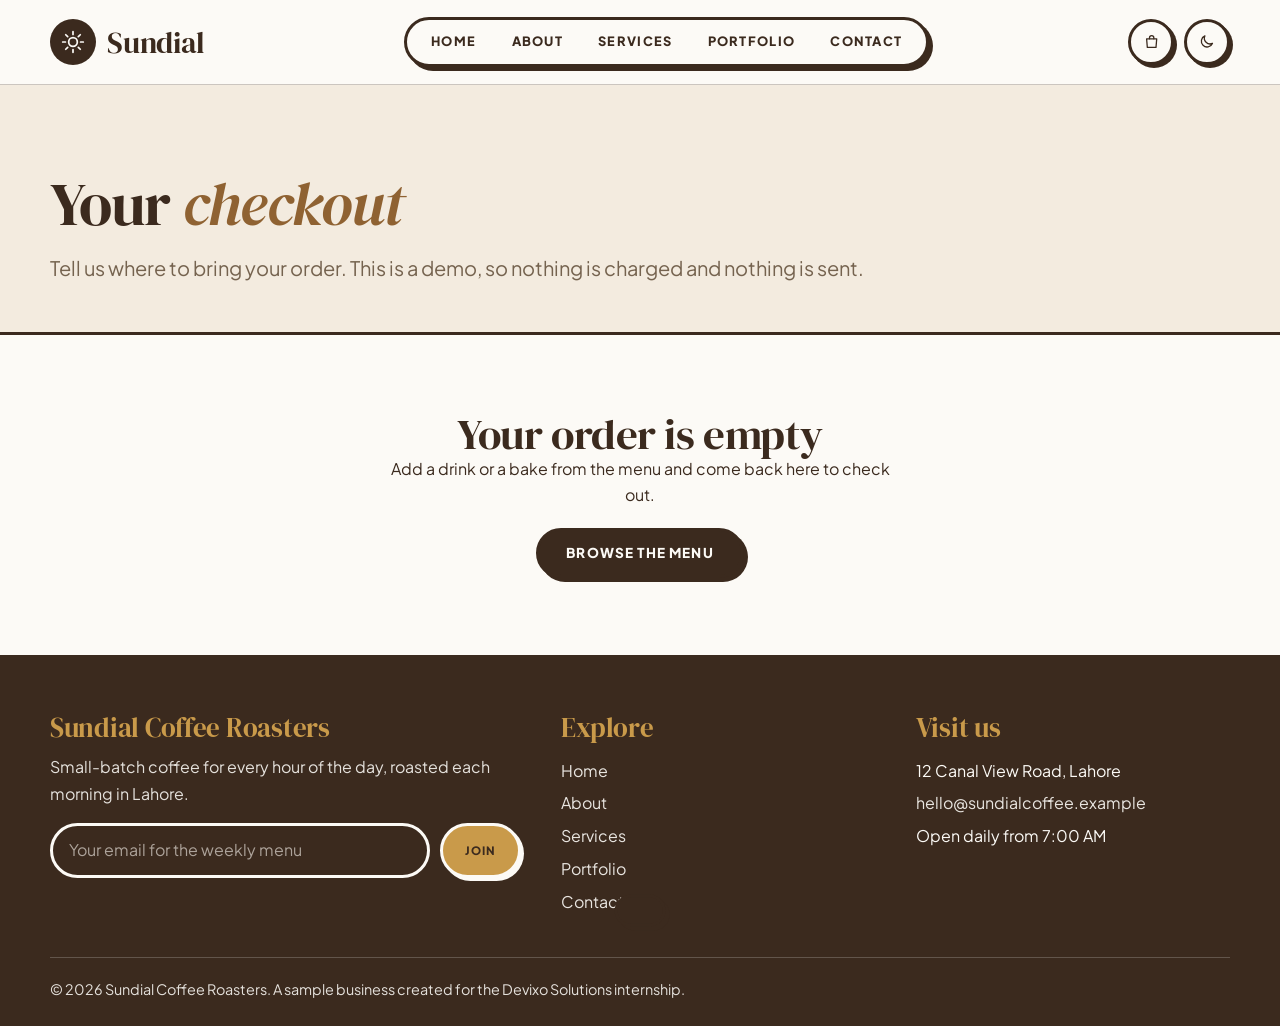
<file: checkout.html>
<!DOCTYPE html>
<html lang="en">
<head>
  <meta charset="UTF-8">
  <meta name="viewport" content="width=device-width, initial-scale=1.0">
  <title>Checkout | Sundial Coffee Roasters</title>
  <meta name="description" content="Check out your order.">
  <!-- Apply the saved (or system) colour theme before the page paints, so there is no flash -->
  <script>
    (function () {
      var theme = 'light';
      try { theme = localStorage.getItem('sundial-theme') || (window.matchMedia('(prefers-color-scheme: dark)').matches ? 'dark' : 'light'); } catch (e) {}
      document.documentElement.setAttribute('data-theme', theme);
    })();
  </script>
  <link rel="preconnect" href="https://fonts.googleapis.com">
  <link rel="preconnect" href="https://fonts.gstatic.com" crossorigin>
  <link href="https://fonts.googleapis.com/css2?family=DM+Serif+Display:ital@0;1&family=Plus+Jakarta+Sans:wght@400;600;800&display=swap" rel="stylesheet">
  <link rel="stylesheet" href="css/style.css">
</head>
<body>
  <svg width="0" height="0" style="position:absolute" aria-hidden="true" focusable="false">
    <symbol id="i-cup" viewBox="0 0 24 24"><path d="M4 9h12v5a5 5 0 0 1-5 5H9a5 5 0 0 1-5-5V9z"/><path d="M16 11h1.5a2.5 2.5 0 0 1 0 5H16"/><path d="M8 3.5v2.5M12 3.5v2.5"/></symbol>
    <symbol id="i-glass" viewBox="0 0 24 24"><path d="M6 4h12l-1.5 16h-9z"/><path d="M7.2 10h9.6"/><path d="M13 2.5l-1.5 5"/></symbol>
    <symbol id="i-sun" viewBox="0 0 24 24"><circle cx="12" cy="12" r="4"/><path d="M12 2.5v2.5M12 19v2.5M2.5 12H5M19 12h2.5M5.3 5.3l1.8 1.8M16.9 16.9l1.8 1.8M5.3 18.7l1.8-1.8M16.9 7.1l1.8-1.8"/></symbol>
    <symbol id="i-moon" viewBox="0 0 24 24"><path d="M20 14.5A8 8 0 0 1 9.5 4 8 8 0 1 0 20 14.5z"/></symbol>
    <symbol id="i-bean" viewBox="0 0 24 24"><ellipse cx="12" cy="12" rx="6" ry="9.5" transform="rotate(35 12 12)"/><path d="M8 18c3.5-2 5-5.5 8-11"/></symbol>
    <symbol id="i-cake" viewBox="0 0 24 24"><path d="M4 20h16v-8H4z"/><path d="M4 15c2.5 2 4.5-2 8 0s5.5-2 8 0"/><path d="M12 7v3M12 4.5c.6.8.6 1.4 0 2"/></symbol>
    <symbol id="i-truck" viewBox="0 0 24 24"><path d="M2 6h11v10H2z"/><path d="M13 9.5h4l3.5 3.5V16H13"/><circle cx="6.5" cy="17.5" r="2"/><circle cx="16.5" cy="17.5" r="2"/></symbol>
    <symbol id="i-users" viewBox="0 0 24 24"><circle cx="9" cy="8" r="3.5"/><path d="M2.5 20c0-3.6 2.9-6 6.5-6s6.5 2.4 6.5 6"/><circle cx="17.5" cy="9" r="2.5"/><path d="M17 14c2.7 0 4.5 1.8 4.5 4.5"/></symbol>
    <symbol id="i-bag" viewBox="0 0 24 24"><path d="M5 8h14l-1 12H6z"/><path d="M9 8V6.5a3 3 0 0 1 6 0V8"/></symbol>
    <symbol id="i-star" viewBox="0 0 24 24"><path d="M12 3l2.7 5.6 6.1.8-4.5 4.2 1.1 6.1L12 16.8 6.6 19.7l1.1-6.1L3.2 9.4l6.1-.8z"/></symbol>
    <symbol id="i-arrow-up" viewBox="0 0 24 24"><path d="M12 19V5M5 12l7-7 7 7"/></symbol>
    <symbol id="i-chevron" viewBox="0 0 24 24"><path d="M6 9l6 6 6-6"/></symbol>
    <symbol id="i-left" viewBox="0 0 24 24"><path d="M15 5l-7 7 7 7"/></symbol>
    <symbol id="i-right" viewBox="0 0 24 24"><path d="M9 5l7 7-7 7"/></symbol>
    <symbol id="i-menu" viewBox="0 0 24 24"><path d="M4 7h16M4 12h16M4 17h16"/></symbol>
    <symbol id="i-close" viewBox="0 0 24 24"><path d="M6 6l12 12M18 6L6 18"/></symbol>
    <symbol id="i-pin" viewBox="0 0 24 24"><path d="M12 21s7-6.2 7-11.5A7 7 0 0 0 5 9.5C5 14.8 12 21 12 21z"/><circle cx="12" cy="9.5" r="2.5"/></symbol>
    <symbol id="i-mail" viewBox="0 0 24 24"><rect x="3" y="5.5" width="18" height="13" rx="2"/><path d="M3.5 7l8.5 6.5L20.5 7"/></symbol>
    <symbol id="i-phone" viewBox="0 0 24 24"><path d="M5 4h4l1.5 4-2 1.5a11 11 0 0 0 6 6L16 13.5l4 1.5v4a2 2 0 0 1-2 2A15 15 0 0 1 3 6a2 2 0 0 1 2-2z"/></symbol>
    <symbol id="i-check" viewBox="0 0 24 24"><circle cx="12" cy="12" r="9.5"/><path d="M7.5 12.5l3 3 6-7"/></symbol>
    <symbol id="i-leaf" viewBox="0 0 24 24"><path d="M5 19C5 10 10 5 20 4c0 10-5 15-14 15z"/><path d="M5 19c3-5 6-8 10-10"/></symbol>
  </svg>

  <div class="progress" aria-hidden="true"></div>

  <!-- ===== Header and navigation (same on every page) ===== -->
  <header class="site-header">
    <div class="wrap header-inner">
      <a href="index.html" class="logo" aria-label="Sundial Coffee Roasters, home"><span class="logo-badge"><svg class="icon " aria-hidden="true"><use href="#i-sun"/></svg></span><span class="logo-name">Sundial</span></a>
      <nav class="nav" id="site-nav" aria-label="Main">
        <ul class="nav-links">
          <li><a href="index.html">Home</a></li>
          <li><a href="about.html">About</a></li>
          <li><a href="services.html">Services</a></li>
          <li><a href="portfolio.html">Portfolio</a></li>
          <li><a href="contact.html">Contact</a></li>
        </ul>
      </nav>
      <div class="header-tools">
        <button class="icon-btn cart-btn" type="button" aria-label="Open your order"><svg class="icon " aria-hidden="true"><use href="#i-bag"/></svg><span class="cart-count" aria-hidden="true">0</span></button>
        <button class="icon-btn theme-toggle" type="button" aria-label="Switch to dark mode" aria-pressed="false">
          <svg class="icon i-moon" aria-hidden="true"><use href="#i-moon"/></svg>
          <svg class="icon i-sun" aria-hidden="true"><use href="#i-sun"/></svg>
        </button>
        <button class="icon-btn menu-btn" type="button" aria-label="Open menu" aria-expanded="false" aria-controls="site-nav"><svg class="icon " aria-hidden="true"><use href="#i-menu"/></svg></button>
      </div>
    </div>
  </header>

  <!-- ===== Order drawer: items are added with the "Add to order" buttons ===== -->
  <div class="cart-overlay"></div>
  <aside class="cart" id="cart" aria-label="Your order" aria-hidden="true">
    <div class="cart-head">
      <h2>Your order</h2>
      <button class="icon-btn" id="cart-close" type="button" aria-label="Close your order"><svg class="icon " aria-hidden="true"><use href="#i-close"/></svg></button>
    </div>
    <div class="cart-body">
      <p class="cart-empty" id="cart-empty">Nothing here yet. Add a drink from the menu and it will wait for you here.</p>
      <ul id="cart-items"></ul>
    </div>
    <div class="cart-foot" id="cart-foot" hidden>
      <div class="cart-total"><span>Total</span><span id="cart-total">Rs 0</span></div>
      <a class="btn" id="cart-send" href="checkout.html">Go to checkout</a>
      <button class="btn btn-ghost" id="cart-clear" type="button">Clear order</button>
      <p class="cart-note">Demo checkout: nothing is charged and no payment details are needed.</p>
    </div>
  </aside>

  <div class="toast" id="toast" role="status" aria-live="polite"></div>

  <main>

    <section class="page-hero">
      <div class="wrap">
        <h1>Your <em>checkout</em></h1>
        <p>Tell us where to bring your order. This is a demo, so nothing is charged and nothing is sent.</p>
      </div>
    </section>

    <section class="section">
      <div class="wrap">
        <div class="checkout-empty" id="checkout-empty" hidden>
          <h2>Your order is empty</h2>
          <p>Add a drink or a bake from the menu and come back here to check out.</p>
          <a class="btn" href="services.html">Browse the menu</a>
        </div>

        <!-- Two columns: details form (left) and order summary (right). Hidden after the order is placed. -->
        <div class="checkout-grid" id="checkout-main">
          <!-- novalidate: js/main.js shows friendlier messages than the browser pop-ups -->
          <form class="card form" id="checkout-form" novalidate>
            <h2>Delivery details</h2>
            <p class="legend">How would you like it?</p>
            <div class="choices">
              <label class="choice"><input type="radio" name="type" value="delivery" checked><span>Delivery<small id="time-note">Delivered in about 35 to 45 minutes.</small></span></label>
              <label class="choice"><input type="radio" name="type" value="pickup"><span>Pickup<small>Collect at 12 Canal View Road.</small></span></label>
            </div>
            <div class="field">
              <label for="c-name">Full name</label>
              <input type="text" id="c-name" name="name" autocomplete="name" aria-describedby="c-name-error">
              <p class="error" id="c-name-error"></p>
            </div>
            <div class="field">
              <label for="c-mobile">Mobile number</label>
              <input type="tel" id="c-mobile" name="mobile" autocomplete="tel" placeholder="0300 1234567" aria-describedby="c-mobile-error">
              <p class="error" id="c-mobile-error"></p>
            </div>
            <div class="field" id="address-field">
              <label for="c-address">Delivery address</label>
              <textarea id="c-address" name="address" rows="3" autocomplete="street-address" aria-describedby="c-address-error"></textarea>
              <p class="error" id="c-address-error"></p>
            </div>
            <div class="field">
              <label for="c-notes">Notes (optional)</label>
              <input type="text" id="c-notes" name="notes" placeholder="Less sugar, ring the bell, etc.">
            </div>
            <p class="legend">Payment</p>
            <div class="choices">
              <label class="choice"><input type="radio" name="payment" value="cash" checked><span id="pay-cash-text">Cash on delivery</span></label>
              <label class="choice"><input type="radio" name="payment" value="card"><span id="pay-card-text">Card machine brought to your door</span></label>
            </div>
            <button class="btn" type="submit">Place order</button>
          </form>

          <!-- Filled in by js/main.js from the order saved in localStorage -->
          <aside class="card summary" aria-label="Order summary">
            <h2>Order summary</h2>
            <ul id="sum-items"></ul>
            <div class="sum-row"><span>Subtotal</span><strong id="sum-subtotal"></strong></div>
            <div class="sum-row"><span>Delivery</span><strong id="sum-fee"></strong></div>
            <p class="sum-hint" id="sum-hint"></p>
            <div class="sum-row sum-total"><span>Total</span><span id="sum-total"></span></div>
            <button class="link-btn" type="button" id="edit-order">Change items</button>
          </aside>
        </div>

        <!-- Thank-you card: shown after a valid order (tabindex=-1 lets JS move focus here) -->
        <div class="card done" id="checkout-done" tabindex="-1" hidden>
          <svg class="icon " aria-hidden="true"><use href="#i-check"/></svg>
          <h2>Thank you, <span id="done-name"></span>!</h2>
          <p>Your order is placed.</p>
          <span class="order-no" id="done-number"></span>
          <ul id="done-items"></ul>
          <p id="done-time"></p>
          <p id="done-pay"></p>
          <p class="menu-note">Demo checkout: no order was really sent and nothing was charged.</p>
          <div class="btn-row" style="justify-content:center"><a class="btn" href="index.html">Back to home</a><a class="btn btn-ghost" href="services.html">Order more</a></div>
        </div>
      </div>
    </section>

    <!-- ===== Phone-message pop-up shown right after "Place order" (demo preview, nothing is really sent) ===== -->
    <dialog class="sms-dialog" id="order-popup" aria-labelledby="sms-title">
      <div class="phone">
        <div class="phone-notch" aria-hidden="true"></div>
        <div class="phone-head">
          <span class="phone-avatar" aria-hidden="true"><svg class="icon " aria-hidden="true"><use href="#i-sun"/></svg></span>
          <div><strong id="sms-title">Sundial Coffee</strong><span id="sms-to">to your mobile</span></div>
        </div>
        <div class="phone-body">
          <p class="phone-time" id="sms-time"></p>
          <div class="typing" id="sms-typing" aria-hidden="true"><i></i><i></i><i></i></div>
          <p class="bubble" id="sms-text" hidden></p>
        </div>
      </div>
      <p class="sms-note">Demo preview of the text message. Nothing was really sent.</p>
      <button class="btn" type="button" id="sms-close">View my order</button>
    </dialog>

  </main>

  <!-- ===== Footer (same on every page) ===== -->
  <footer class="site-footer">
    <div class="wrap">
      <div class="footer-grid">
        <div>
          <h3>Sundial Coffee Roasters</h3>
          <p>Small-batch coffee for every hour of the day, roasted each morning in Lahore.</p>
          <form class="news" id="newsletter" novalidate>
            <label class="sr-only" for="news-email">Email for our newsletter</label>
            <input type="email" id="news-email" name="email" placeholder="Your email for the weekly menu" autocomplete="email">
            <button class="btn btn-sm" type="submit">Join</button>
            <p class="error" role="alert"></p>
          </form>
        </div>
        <div>
          <h3>Explore</h3>
          <ul>
            <li><a href="index.html">Home</a></li>
            <li><a href="about.html">About</a></li>
            <li><a href="services.html">Services</a></li>
            <li><a href="portfolio.html">Portfolio</a></li>
            <li><a href="contact.html">Contact</a></li>
          </ul>
        </div>
        <div>
          <h3>Visit us</h3>
          <ul>
            <li>12 Canal View Road, Lahore</li>
            <li><a href="mailto:hello@sundialcoffee.example">hello@sundialcoffee.example</a></li>
            <li>Open daily from 7:00 AM</li>
          </ul>
        </div>
      </div>
      <p class="copyright">&copy; 2026 Sundial Coffee Roasters. A sample business created for the Devixo Solutions internship.</p>
    </div>
  </footer>

  <!-- Scroll-to-top button (shown by js/main.js after scrolling down) -->
  <button class="to-top" type="button" aria-label="Back to top"><svg class="icon " aria-hidden="true"><use href="#i-arrow-up"/></svg></button>

  <script src="js/main.js"></script>
</body>
</html>
</file>
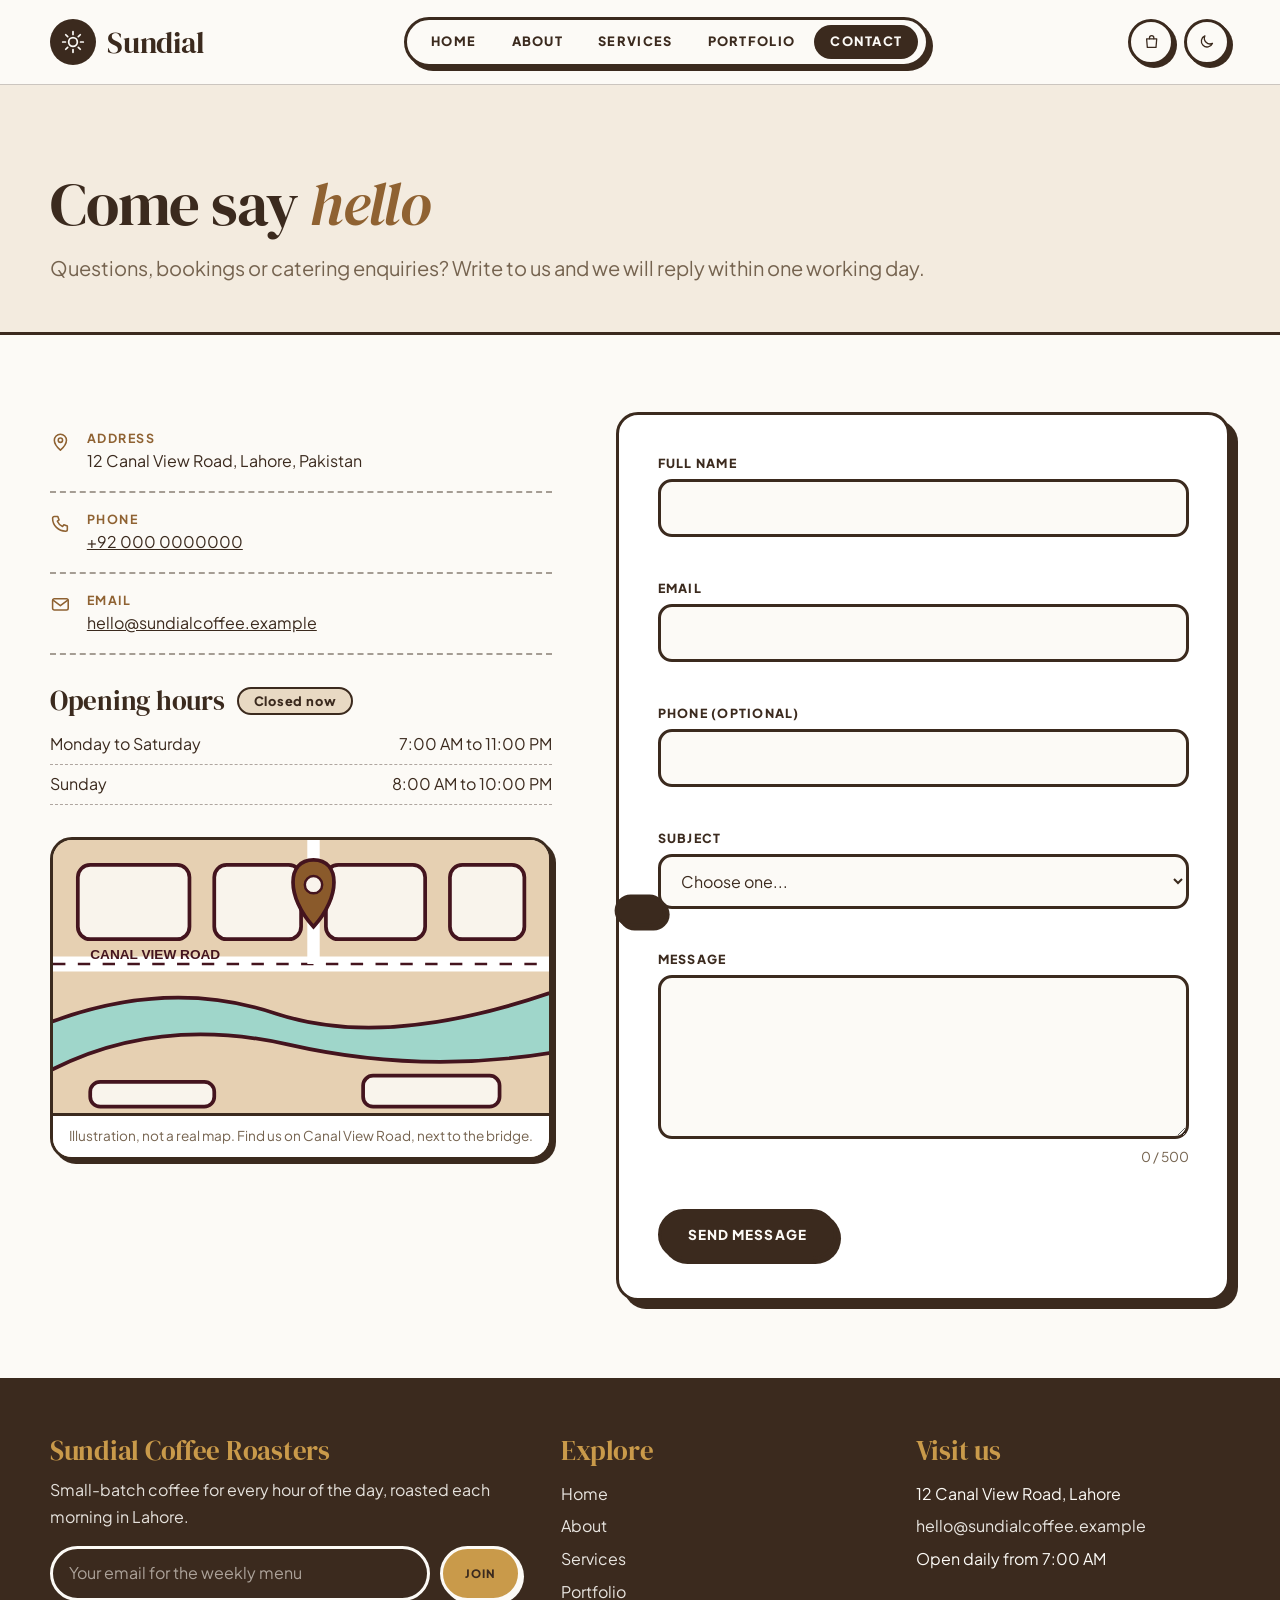
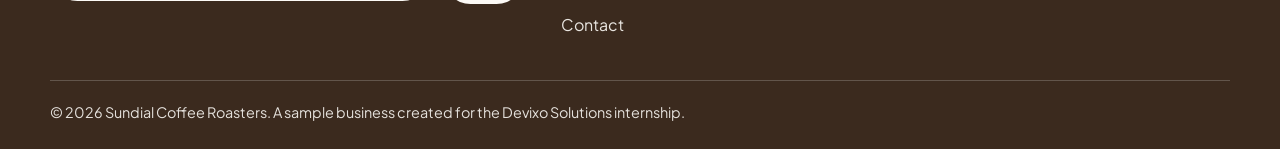
<file: contact.html>
<!DOCTYPE html>
<html lang="en">
<head>
  <meta charset="UTF-8">
  <meta name="viewport" content="width=device-width, initial-scale=1.0">
  <title>Contact | Sundial Coffee Roasters</title>
  <meta name="description" content="Address, opening hours and contact form.">
  <!-- Apply the saved (or system) colour theme before the page paints, so there is no flash -->
  <script>
    (function () {
      var theme = 'light';
      try { theme = localStorage.getItem('sundial-theme') || (window.matchMedia('(prefers-color-scheme: dark)').matches ? 'dark' : 'light'); } catch (e) {}
      document.documentElement.setAttribute('data-theme', theme);
    })();
  </script>
  <link rel="preconnect" href="https://fonts.googleapis.com">
  <link rel="preconnect" href="https://fonts.gstatic.com" crossorigin>
  <link href="https://fonts.googleapis.com/css2?family=DM+Serif+Display:ital@0;1&family=Plus+Jakarta+Sans:wght@400;600;800&display=swap" rel="stylesheet">
  <link rel="stylesheet" href="css/style.css">
</head>
<body>
  <svg width="0" height="0" style="position:absolute" aria-hidden="true" focusable="false">
    <symbol id="i-cup" viewBox="0 0 24 24"><path d="M4 9h12v5a5 5 0 0 1-5 5H9a5 5 0 0 1-5-5V9z"/><path d="M16 11h1.5a2.5 2.5 0 0 1 0 5H16"/><path d="M8 3.5v2.5M12 3.5v2.5"/></symbol>
    <symbol id="i-glass" viewBox="0 0 24 24"><path d="M6 4h12l-1.5 16h-9z"/><path d="M7.2 10h9.6"/><path d="M13 2.5l-1.5 5"/></symbol>
    <symbol id="i-sun" viewBox="0 0 24 24"><circle cx="12" cy="12" r="4"/><path d="M12 2.5v2.5M12 19v2.5M2.5 12H5M19 12h2.5M5.3 5.3l1.8 1.8M16.9 16.9l1.8 1.8M5.3 18.7l1.8-1.8M16.9 7.1l1.8-1.8"/></symbol>
    <symbol id="i-moon" viewBox="0 0 24 24"><path d="M20 14.5A8 8 0 0 1 9.5 4 8 8 0 1 0 20 14.5z"/></symbol>
    <symbol id="i-bean" viewBox="0 0 24 24"><ellipse cx="12" cy="12" rx="6" ry="9.5" transform="rotate(35 12 12)"/><path d="M8 18c3.5-2 5-5.5 8-11"/></symbol>
    <symbol id="i-cake" viewBox="0 0 24 24"><path d="M4 20h16v-8H4z"/><path d="M4 15c2.5 2 4.5-2 8 0s5.5-2 8 0"/><path d="M12 7v3M12 4.5c.6.8.6 1.4 0 2"/></symbol>
    <symbol id="i-truck" viewBox="0 0 24 24"><path d="M2 6h11v10H2z"/><path d="M13 9.5h4l3.5 3.5V16H13"/><circle cx="6.5" cy="17.5" r="2"/><circle cx="16.5" cy="17.5" r="2"/></symbol>
    <symbol id="i-users" viewBox="0 0 24 24"><circle cx="9" cy="8" r="3.5"/><path d="M2.5 20c0-3.6 2.9-6 6.5-6s6.5 2.4 6.5 6"/><circle cx="17.5" cy="9" r="2.5"/><path d="M17 14c2.7 0 4.5 1.8 4.5 4.5"/></symbol>
    <symbol id="i-bag" viewBox="0 0 24 24"><path d="M5 8h14l-1 12H6z"/><path d="M9 8V6.5a3 3 0 0 1 6 0V8"/></symbol>
    <symbol id="i-star" viewBox="0 0 24 24"><path d="M12 3l2.7 5.6 6.1.8-4.5 4.2 1.1 6.1L12 16.8 6.6 19.7l1.1-6.1L3.2 9.4l6.1-.8z"/></symbol>
    <symbol id="i-arrow-up" viewBox="0 0 24 24"><path d="M12 19V5M5 12l7-7 7 7"/></symbol>
    <symbol id="i-chevron" viewBox="0 0 24 24"><path d="M6 9l6 6 6-6"/></symbol>
    <symbol id="i-left" viewBox="0 0 24 24"><path d="M15 5l-7 7 7 7"/></symbol>
    <symbol id="i-right" viewBox="0 0 24 24"><path d="M9 5l7 7-7 7"/></symbol>
    <symbol id="i-menu" viewBox="0 0 24 24"><path d="M4 7h16M4 12h16M4 17h16"/></symbol>
    <symbol id="i-close" viewBox="0 0 24 24"><path d="M6 6l12 12M18 6L6 18"/></symbol>
    <symbol id="i-pin" viewBox="0 0 24 24"><path d="M12 21s7-6.2 7-11.5A7 7 0 0 0 5 9.5C5 14.8 12 21 12 21z"/><circle cx="12" cy="9.5" r="2.5"/></symbol>
    <symbol id="i-mail" viewBox="0 0 24 24"><rect x="3" y="5.5" width="18" height="13" rx="2"/><path d="M3.5 7l8.5 6.5L20.5 7"/></symbol>
    <symbol id="i-phone" viewBox="0 0 24 24"><path d="M5 4h4l1.5 4-2 1.5a11 11 0 0 0 6 6L16 13.5l4 1.5v4a2 2 0 0 1-2 2A15 15 0 0 1 3 6a2 2 0 0 1 2-2z"/></symbol>
    <symbol id="i-check" viewBox="0 0 24 24"><circle cx="12" cy="12" r="9.5"/><path d="M7.5 12.5l3 3 6-7"/></symbol>
    <symbol id="i-leaf" viewBox="0 0 24 24"><path d="M5 19C5 10 10 5 20 4c0 10-5 15-14 15z"/><path d="M5 19c3-5 6-8 10-10"/></symbol>
  </svg>

  <div class="progress" aria-hidden="true"></div>

  <!-- ===== Header and navigation (same on every page) ===== -->
  <header class="site-header">
    <div class="wrap header-inner">
      <a href="index.html" class="logo" aria-label="Sundial Coffee Roasters, home"><span class="logo-badge"><svg class="icon " aria-hidden="true"><use href="#i-sun"/></svg></span><span class="logo-name">Sundial</span></a>
      <nav class="nav" id="site-nav" aria-label="Main">
        <ul class="nav-links">
          <li><a href="index.html">Home</a></li>
          <li><a href="about.html">About</a></li>
          <li><a href="services.html">Services</a></li>
          <li><a href="portfolio.html">Portfolio</a></li>
          <li><a href="contact.html" aria-current="page">Contact</a></li>
        </ul>
      </nav>
      <div class="header-tools">
        <button class="icon-btn cart-btn" type="button" aria-label="Open your order"><svg class="icon " aria-hidden="true"><use href="#i-bag"/></svg><span class="cart-count" aria-hidden="true">0</span></button>
        <button class="icon-btn theme-toggle" type="button" aria-label="Switch to dark mode" aria-pressed="false">
          <svg class="icon i-moon" aria-hidden="true"><use href="#i-moon"/></svg>
          <svg class="icon i-sun" aria-hidden="true"><use href="#i-sun"/></svg>
        </button>
        <button class="icon-btn menu-btn" type="button" aria-label="Open menu" aria-expanded="false" aria-controls="site-nav"><svg class="icon " aria-hidden="true"><use href="#i-menu"/></svg></button>
      </div>
    </div>
  </header>

  <!-- ===== Order drawer: items are added with the "Add to order" buttons ===== -->
  <div class="cart-overlay"></div>
  <aside class="cart" id="cart" aria-label="Your order" aria-hidden="true">
    <div class="cart-head">
      <h2>Your order</h2>
      <button class="icon-btn" id="cart-close" type="button" aria-label="Close your order"><svg class="icon " aria-hidden="true"><use href="#i-close"/></svg></button>
    </div>
    <div class="cart-body">
      <p class="cart-empty" id="cart-empty">Nothing here yet. Add a drink from the menu and it will wait for you here.</p>
      <ul id="cart-items"></ul>
    </div>
    <div class="cart-foot" id="cart-foot" hidden>
      <div class="cart-total"><span>Total</span><span id="cart-total">Rs 0</span></div>
      <a class="btn" id="cart-send" href="checkout.html">Go to checkout</a>
      <button class="btn btn-ghost" id="cart-clear" type="button">Clear order</button>
      <p class="cart-note">Demo checkout: nothing is charged and no payment details are needed.</p>
    </div>
  </aside>

  <div class="toast" id="toast" role="status" aria-live="polite"></div>

  <main>

    <section class="page-hero">
      <div class="wrap">
        <h1>Come say <em>hello</em></h1>
        <p>Questions, bookings or catering enquiries? Write to us and we will reply within one working day.</p>
      </div>
    </section>

    <section class="section">
      <div class="wrap contact-grid">
        <div data-reveal>
          <ul class="info-list">
            <li><svg class="icon " aria-hidden="true"><use href="#i-pin"/></svg><div><strong>Address</strong>12 Canal View Road, Lahore, Pakistan</div></li>
            <li><svg class="icon " aria-hidden="true"><use href="#i-phone"/></svg><div><strong>Phone</strong><a href="tel:+920000000000">+92 000 0000000</a></div></li>
            <li><svg class="icon " aria-hidden="true"><use href="#i-mail"/></svg><div><strong>Email</strong><a href="mailto:hello@sundialcoffee.example">hello@sundialcoffee.example</a></div></li>
          </ul>
          <div class="hours">
            <h3>Opening hours <span class="open-badge" id="open-badge">Checking...</span></h3>
            <ul>
              <li><span>Monday to Saturday</span><span>7:00 AM to 11:00 PM</span></li>
              <li><span>Sunday</span><span>8:00 AM to 10:00 PM</span></li>
            </ul>
          </div>
          <figure class="map">
            <svg viewBox="0 0 400 220" role="img" aria-label="Illustrated map showing Sundial on Canal View Road">
            <rect width="400" height="220" fill="#e6d0b2"/>
            <path d="M-10 150 Q90 110 180 140 T410 120 V170 Q300 190 190 165 T-10 190 Z" fill="#9fd6ca" stroke="#44141e" stroke-width="3"/>
            <g fill="#f9f4ec" stroke="#44141e" stroke-width="3">
              <rect x="20" y="20" width="90" height="60" rx="10"/><rect x="130" y="20" width="70" height="60" rx="10"/>
              <rect x="220" y="20" width="80" height="60" rx="10"/><rect x="320" y="20" width="60" height="60" rx="10"/>
              <rect x="30" y="195" width="100" height="20" rx="8"/><rect x="250" y="190" width="110" height="25" rx="8"/>
            </g>
            <path d="M0 100 H400" stroke="#fff" stroke-width="12"/><path d="M0 100 H400" stroke="#44141e" stroke-width="2" stroke-dasharray="10 10"/>
            <path d="M210 0 V100" stroke="#fff" stroke-width="10"/>
            <text x="30" y="96" font-family="Manrope, sans-serif" font-size="11" font-weight="800" fill="#44141e">CANAL VIEW ROAD</text>
            <g transform="translate(210 70)"><path d="M0 0 C-22 -24 -22 -54 0 -54 C22 -54 22 -24 0 0Z" fill="#8a5a2b" stroke="#44141e" stroke-width="3"/><circle cy="-34" r="7" fill="#f9f4ec" stroke="#44141e" stroke-width="2"/></g>
          </svg>
            <figcaption>Illustration, not a real map. Find us on Canal View Road, next to the bridge.</figcaption>
          </figure>
        </div>

        <div data-reveal>
          <!-- novalidate: the browser's own pop-ups are off, js/main.js shows friendlier messages -->
          <form class="card form" id="contact-form" novalidate>
            <div class="field">
              <label for="name">Full name</label>
              <input type="text" id="name" name="name" autocomplete="name" aria-describedby="name-error">
              <p class="error" id="name-error"></p>
            </div>
            <div class="field">
              <label for="email">Email</label>
              <input type="email" id="email" name="email" autocomplete="email" aria-describedby="email-error">
              <p class="error" id="email-error"></p>
            </div>
            <div class="field">
              <label for="phone">Phone (optional)</label>
              <input type="tel" id="phone" name="phone" autocomplete="tel" aria-describedby="phone-error">
              <p class="error" id="phone-error"></p>
            </div>
            <div class="field">
              <label for="subject">Subject</label>
              <select id="subject" name="subject" aria-describedby="subject-error">
                <option value="">Choose one...</option>
                <option>Table booking</option>
                <option>Catering enquiry</option>
                <option>Wholesale beans</option>
                <option>Workshop</option>
                <option>Something else</option>
              </select>
              <p class="error" id="subject-error"></p>
            </div>
            <div class="field">
              <label for="message">Message</label>
              <textarea id="message" name="message" rows="5" maxlength="500" aria-describedby="message-error"></textarea>
              <p class="counter" id="message-count">0 / 500</p>
              <p class="error" id="message-error"></p>
            </div>
            <button class="btn" type="submit">Send message</button>
          </form>

          <div class="card success" id="form-success" tabindex="-1" hidden>
            <svg class="icon " aria-hidden="true"><use href="#i-check"/></svg>
            <h3>Thank you, <span id="success-name"></span>!</h3>
            <p>Your message is ready to send. This is a demo form with no server, so nothing has been delivered.</p>
          </div>
        </div>
      </div>
    </section>
  </main>

  <!-- ===== Footer (same on every page) ===== -->
  <footer class="site-footer">
    <div class="wrap">
      <div class="footer-grid">
        <div>
          <h3>Sundial Coffee Roasters</h3>
          <p>Small-batch coffee for every hour of the day, roasted each morning in Lahore.</p>
          <form class="news" id="newsletter" novalidate>
            <label class="sr-only" for="news-email">Email for our newsletter</label>
            <input type="email" id="news-email" name="email" placeholder="Your email for the weekly menu" autocomplete="email">
            <button class="btn btn-sm" type="submit">Join</button>
            <p class="error" role="alert"></p>
          </form>
        </div>
        <div>
          <h3>Explore</h3>
          <ul>
            <li><a href="index.html">Home</a></li>
            <li><a href="about.html">About</a></li>
            <li><a href="services.html">Services</a></li>
            <li><a href="portfolio.html">Portfolio</a></li>
            <li><a href="contact.html">Contact</a></li>
          </ul>
        </div>
        <div>
          <h3>Visit us</h3>
          <ul>
            <li>12 Canal View Road, Lahore</li>
            <li><a href="mailto:hello@sundialcoffee.example">hello@sundialcoffee.example</a></li>
            <li>Open daily from 7:00 AM</li>
          </ul>
        </div>
      </div>
      <p class="copyright">&copy; 2026 Sundial Coffee Roasters. A sample business created for the Devixo Solutions internship.</p>
    </div>
  </footer>

  <!-- Scroll-to-top button (shown by js/main.js after scrolling down) -->
  <button class="to-top" type="button" aria-label="Back to top"><svg class="icon " aria-hidden="true"><use href="#i-arrow-up"/></svg></button>

  <script src="js/main.js"></script>
</body>
</html>
</file>
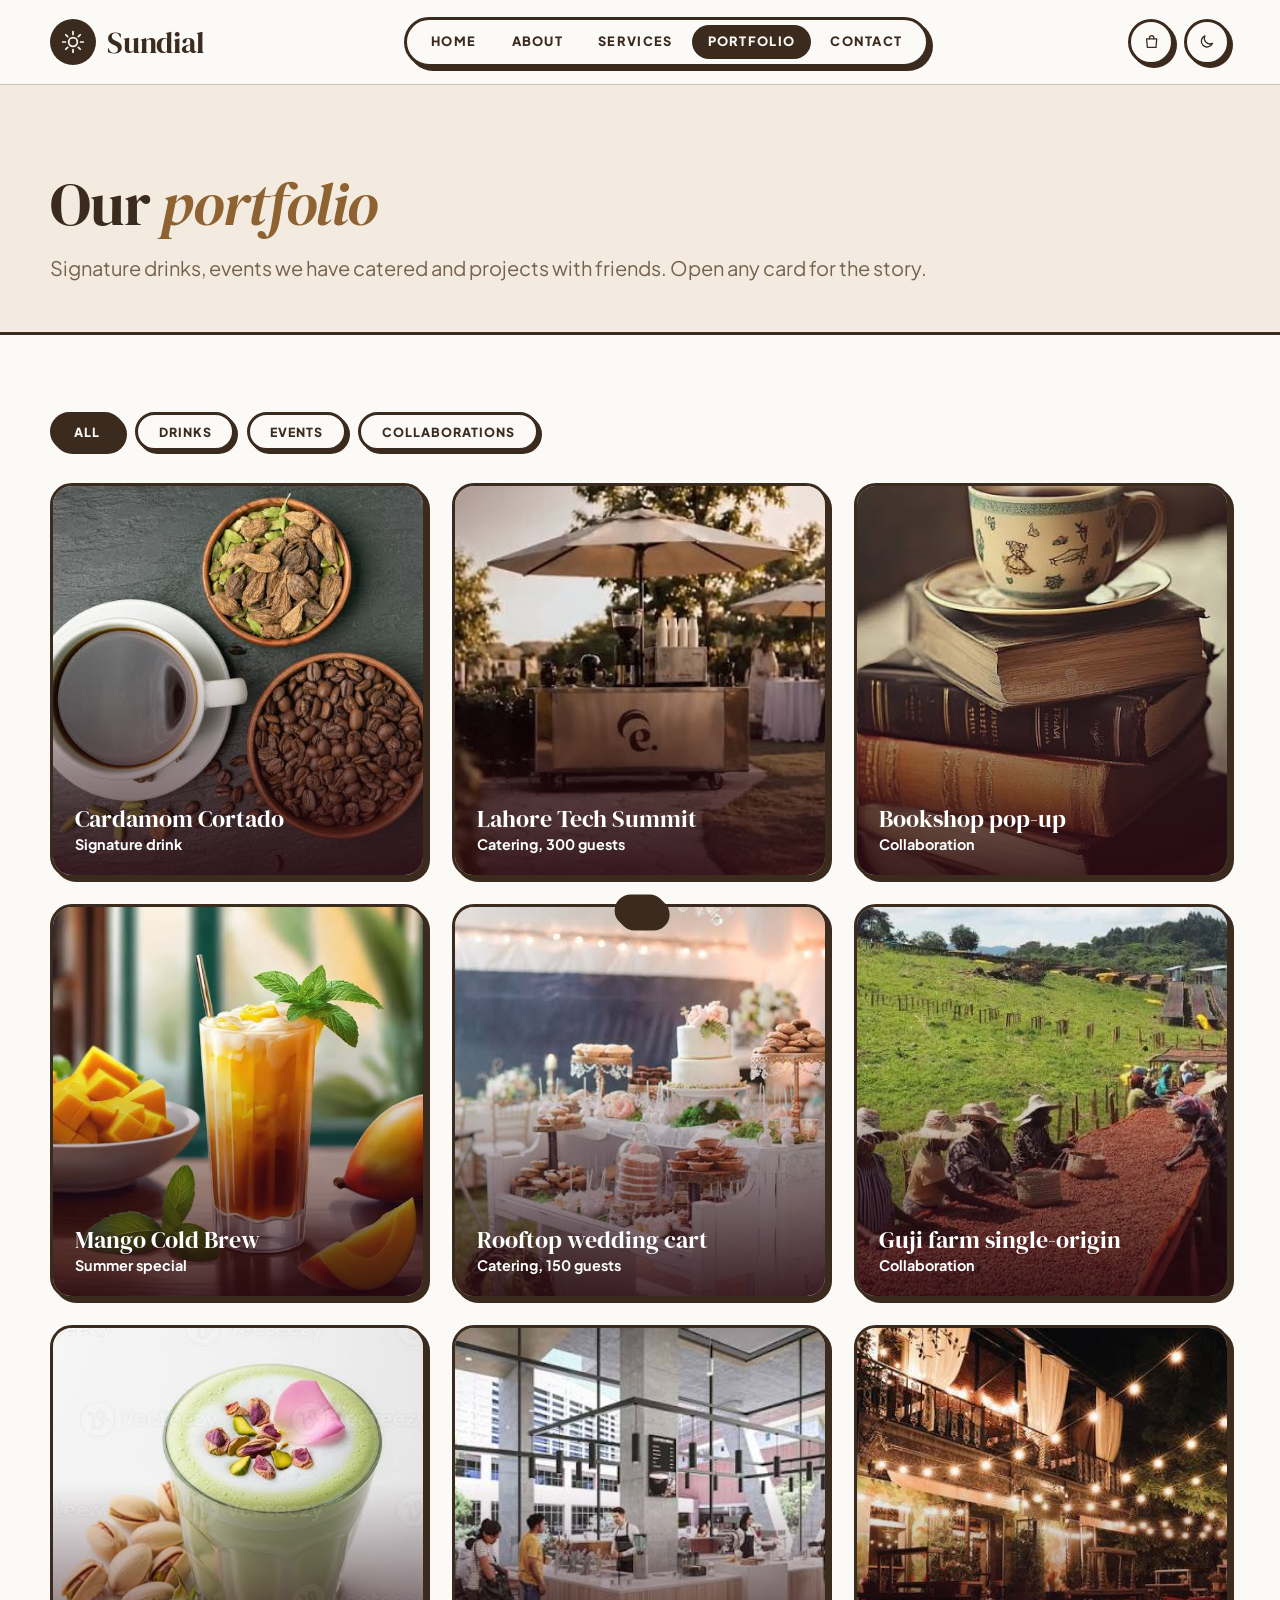
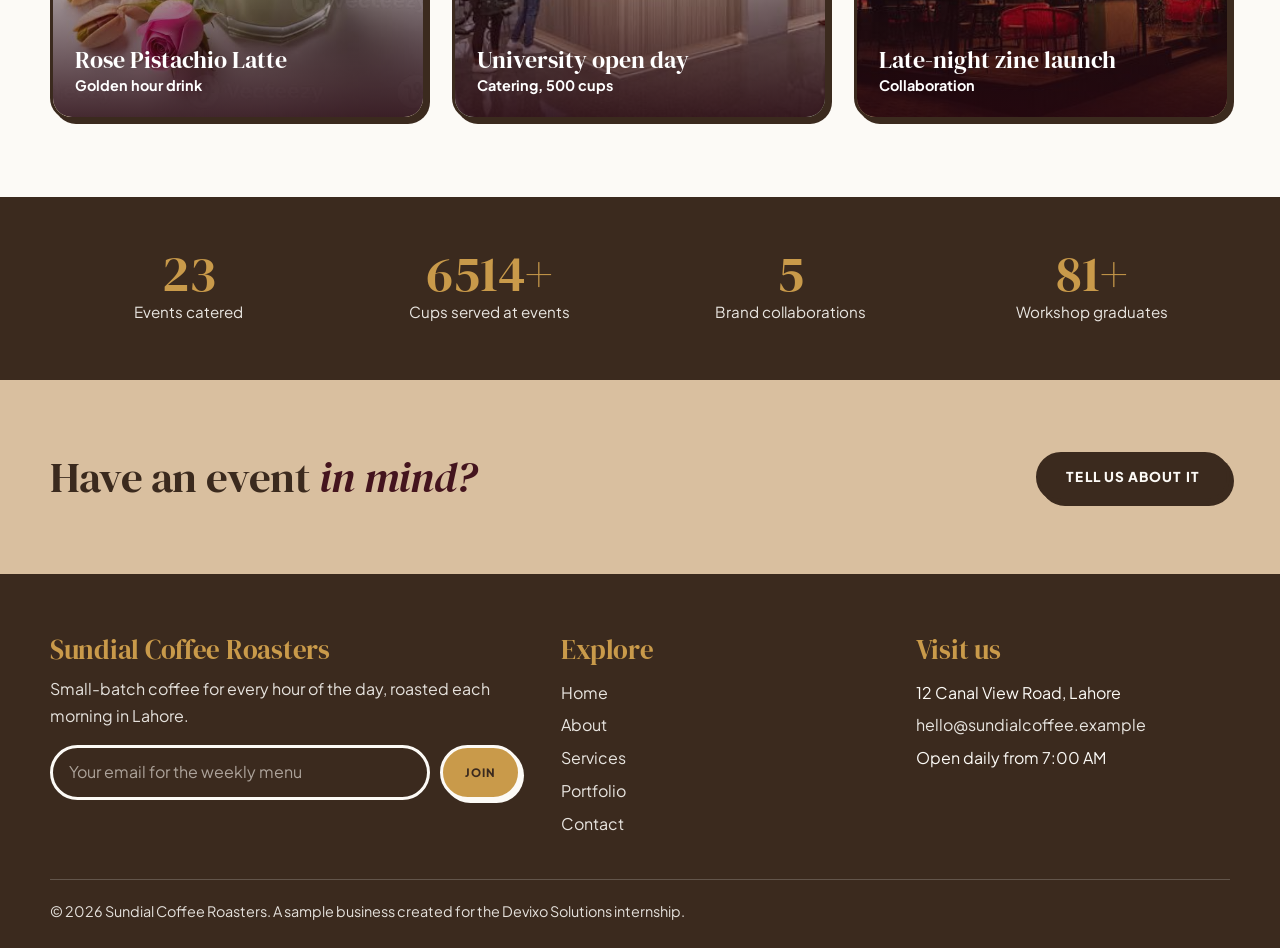
<file: portfolio.html>
<!DOCTYPE html>
<html lang="en">
<head>
  <meta charset="UTF-8">
  <meta name="viewport" content="width=device-width, initial-scale=1.0">
  <title>Portfolio | Sundial Coffee Roasters</title>
  <meta name="description" content="Signature drinks, events and collaborations.">
  <!-- Apply the saved (or system) colour theme before the page paints, so there is no flash -->
  <script>
    (function () {
      var theme = 'light';
      try { theme = localStorage.getItem('sundial-theme') || (window.matchMedia('(prefers-color-scheme: dark)').matches ? 'dark' : 'light'); } catch (e) {}
      document.documentElement.setAttribute('data-theme', theme);
    })();
  </script>
  <link rel="preconnect" href="https://fonts.googleapis.com">
  <link rel="preconnect" href="https://fonts.gstatic.com" crossorigin>
  <link href="https://fonts.googleapis.com/css2?family=DM+Serif+Display:ital@0;1&family=Plus+Jakarta+Sans:wght@400;600;800&display=swap" rel="stylesheet">
  <link rel="stylesheet" href="css/style.css">
</head>
<body>
  <svg width="0" height="0" style="position:absolute" aria-hidden="true" focusable="false">
    <symbol id="i-cup" viewBox="0 0 24 24"><path d="M4 9h12v5a5 5 0 0 1-5 5H9a5 5 0 0 1-5-5V9z"/><path d="M16 11h1.5a2.5 2.5 0 0 1 0 5H16"/><path d="M8 3.5v2.5M12 3.5v2.5"/></symbol>
    <symbol id="i-glass" viewBox="0 0 24 24"><path d="M6 4h12l-1.5 16h-9z"/><path d="M7.2 10h9.6"/><path d="M13 2.5l-1.5 5"/></symbol>
    <symbol id="i-sun" viewBox="0 0 24 24"><circle cx="12" cy="12" r="4"/><path d="M12 2.5v2.5M12 19v2.5M2.5 12H5M19 12h2.5M5.3 5.3l1.8 1.8M16.9 16.9l1.8 1.8M5.3 18.7l1.8-1.8M16.9 7.1l1.8-1.8"/></symbol>
    <symbol id="i-moon" viewBox="0 0 24 24"><path d="M20 14.5A8 8 0 0 1 9.5 4 8 8 0 1 0 20 14.5z"/></symbol>
    <symbol id="i-bean" viewBox="0 0 24 24"><ellipse cx="12" cy="12" rx="6" ry="9.5" transform="rotate(35 12 12)"/><path d="M8 18c3.5-2 5-5.5 8-11"/></symbol>
    <symbol id="i-cake" viewBox="0 0 24 24"><path d="M4 20h16v-8H4z"/><path d="M4 15c2.5 2 4.5-2 8 0s5.5-2 8 0"/><path d="M12 7v3M12 4.5c.6.8.6 1.4 0 2"/></symbol>
    <symbol id="i-truck" viewBox="0 0 24 24"><path d="M2 6h11v10H2z"/><path d="M13 9.5h4l3.5 3.5V16H13"/><circle cx="6.5" cy="17.5" r="2"/><circle cx="16.5" cy="17.5" r="2"/></symbol>
    <symbol id="i-users" viewBox="0 0 24 24"><circle cx="9" cy="8" r="3.5"/><path d="M2.5 20c0-3.6 2.9-6 6.5-6s6.5 2.4 6.5 6"/><circle cx="17.5" cy="9" r="2.5"/><path d="M17 14c2.7 0 4.5 1.8 4.5 4.5"/></symbol>
    <symbol id="i-bag" viewBox="0 0 24 24"><path d="M5 8h14l-1 12H6z"/><path d="M9 8V6.5a3 3 0 0 1 6 0V8"/></symbol>
    <symbol id="i-star" viewBox="0 0 24 24"><path d="M12 3l2.7 5.6 6.1.8-4.5 4.2 1.1 6.1L12 16.8 6.6 19.7l1.1-6.1L3.2 9.4l6.1-.8z"/></symbol>
    <symbol id="i-arrow-up" viewBox="0 0 24 24"><path d="M12 19V5M5 12l7-7 7 7"/></symbol>
    <symbol id="i-chevron" viewBox="0 0 24 24"><path d="M6 9l6 6 6-6"/></symbol>
    <symbol id="i-left" viewBox="0 0 24 24"><path d="M15 5l-7 7 7 7"/></symbol>
    <symbol id="i-right" viewBox="0 0 24 24"><path d="M9 5l7 7-7 7"/></symbol>
    <symbol id="i-menu" viewBox="0 0 24 24"><path d="M4 7h16M4 12h16M4 17h16"/></symbol>
    <symbol id="i-close" viewBox="0 0 24 24"><path d="M6 6l12 12M18 6L6 18"/></symbol>
    <symbol id="i-pin" viewBox="0 0 24 24"><path d="M12 21s7-6.2 7-11.5A7 7 0 0 0 5 9.5C5 14.8 12 21 12 21z"/><circle cx="12" cy="9.5" r="2.5"/></symbol>
    <symbol id="i-mail" viewBox="0 0 24 24"><rect x="3" y="5.5" width="18" height="13" rx="2"/><path d="M3.5 7l8.5 6.5L20.5 7"/></symbol>
    <symbol id="i-phone" viewBox="0 0 24 24"><path d="M5 4h4l1.5 4-2 1.5a11 11 0 0 0 6 6L16 13.5l4 1.5v4a2 2 0 0 1-2 2A15 15 0 0 1 3 6a2 2 0 0 1 2-2z"/></symbol>
    <symbol id="i-check" viewBox="0 0 24 24"><circle cx="12" cy="12" r="9.5"/><path d="M7.5 12.5l3 3 6-7"/></symbol>
    <symbol id="i-leaf" viewBox="0 0 24 24"><path d="M5 19C5 10 10 5 20 4c0 10-5 15-14 15z"/><path d="M5 19c3-5 6-8 10-10"/></symbol>
  </svg>

  <div class="progress" aria-hidden="true"></div>

  <!-- ===== Header and navigation (same on every page) ===== -->
  <header class="site-header">
    <div class="wrap header-inner">
      <a href="index.html" class="logo" aria-label="Sundial Coffee Roasters, home"><span class="logo-badge"><svg class="icon " aria-hidden="true"><use href="#i-sun"/></svg></span><span class="logo-name">Sundial</span></a>
      <nav class="nav" id="site-nav" aria-label="Main">
        <ul class="nav-links">
          <li><a href="index.html">Home</a></li>
          <li><a href="about.html">About</a></li>
          <li><a href="services.html">Services</a></li>
          <li><a href="portfolio.html" aria-current="page">Portfolio</a></li>
          <li><a href="contact.html">Contact</a></li>
        </ul>
      </nav>
      <div class="header-tools">
        <button class="icon-btn cart-btn" type="button" aria-label="Open your order"><svg class="icon " aria-hidden="true"><use href="#i-bag"/></svg><span class="cart-count" aria-hidden="true">0</span></button>
        <button class="icon-btn theme-toggle" type="button" aria-label="Switch to dark mode" aria-pressed="false">
          <svg class="icon i-moon" aria-hidden="true"><use href="#i-moon"/></svg>
          <svg class="icon i-sun" aria-hidden="true"><use href="#i-sun"/></svg>
        </button>
        <button class="icon-btn menu-btn" type="button" aria-label="Open menu" aria-expanded="false" aria-controls="site-nav"><svg class="icon " aria-hidden="true"><use href="#i-menu"/></svg></button>
      </div>
    </div>
  </header>

  <!-- ===== Order drawer: items are added with the "Add to order" buttons ===== -->
  <div class="cart-overlay"></div>
  <aside class="cart" id="cart" aria-label="Your order" aria-hidden="true">
    <div class="cart-head">
      <h2>Your order</h2>
      <button class="icon-btn" id="cart-close" type="button" aria-label="Close your order"><svg class="icon " aria-hidden="true"><use href="#i-close"/></svg></button>
    </div>
    <div class="cart-body">
      <p class="cart-empty" id="cart-empty">Nothing here yet. Add a drink from the menu and it will wait for you here.</p>
      <ul id="cart-items"></ul>
    </div>
    <div class="cart-foot" id="cart-foot" hidden>
      <div class="cart-total"><span>Total</span><span id="cart-total">Rs 0</span></div>
      <a class="btn" id="cart-send" href="checkout.html">Go to checkout</a>
      <button class="btn btn-ghost" id="cart-clear" type="button">Clear order</button>
      <p class="cart-note">Demo checkout: nothing is charged and no payment details are needed.</p>
    </div>
  </aside>

  <div class="toast" id="toast" role="status" aria-live="polite"></div>

  <main>

    <section class="page-hero">
      <div class="wrap">
        <h1>Our <em>portfolio</em></h1>
        <p>Signature drinks, events we have catered and projects with friends. Open any card for the story.</p>
      </div>
    </section>

    <section class="section">
      <div class="wrap">
        <div class="filter-bar" role="group" aria-label="Filter the portfolio">
          <button class="filter-btn is-active" type="button" data-gallery-filter="all" aria-pressed="true">All</button>
          <button class="filter-btn" type="button" data-gallery-filter="drinks" aria-pressed="false">Drinks</button>
          <button class="filter-btn" type="button" data-gallery-filter="events" aria-pressed="false">Events</button>
          <button class="filter-btn" type="button" data-gallery-filter="collabs" aria-pressed="false">Collaborations</button>
        </div>
        <div class="gallery">
          <button class="tile c-1" type="button" data-cat="drinks" data-title="Cardamom Cortado" data-text="Our best seller since 2021. Espresso, steamed milk and cardamom crushed to order. We pour about 900 a week." data-reveal>
            <svg class="icon" aria-hidden="true"><use href="#i-cup"/></svg><img src="images/A%20cup%20of%20coffee%20Cardamom%20Cortado.jpg" alt="Cardamom Cortado" loading="lazy" decoding="async" onerror="this.remove()">
            <strong>Cardamom Cortado</strong><span>Signature drink</span>
          </button>
          <button class="tile c-2" type="button" data-cat="events" data-title="Lahore Tech Summit" data-text="Two coffee carts and six baristas served 1,200 cups across a two-day conference, with a custom Summit Latte." data-reveal>
            <svg class="icon" aria-hidden="true"><use href="#i-truck"/></svg><img src="images/Coffee%20cart%20or%20event.jpg" alt="Lahore Tech Summit" loading="lazy" decoding="async" onerror="this.remove()">
            <strong>Lahore Tech Summit</strong><span>Catering, 300 guests</span>
          </button>
          <button class="tile c-3" type="button" data-cat="collabs" data-title="Bookshop pop-up" data-text="A monthly reading morning with a local bookshop: new releases, filter coffee and cardamom buns." data-reveal>
            <svg class="icon" aria-hidden="true"><use href="#i-leaf"/></svg><img src="images/PBook%20with%20coffee.jpg" alt="Bookshop pop-up" loading="lazy" decoding="async" onerror="this.remove()">
            <strong>Bookshop pop-up</strong><span>Collaboration</span>
          </button>
          <button class="tile c-4" type="button" data-cat="drinks" data-title="Mango Cold Brew" data-text="Twelve-hour cold brew poured over fresh Sindhri mango. Only available while the mangoes are in season." data-reveal>
            <svg class="icon" aria-hidden="true"><use href="#i-glass"/></svg><img src="images/Mango%20Cold%20Brew%20Iced%20drink.jpg" alt="Mango Cold Brew" loading="lazy" decoding="async" onerror="this.remove()">
            <strong>Mango Cold Brew</strong><span>Summer special</span>
          </button>
          <button class="tile c-5" type="button" data-cat="events" data-title="Rooftop wedding cart" data-text="A hand-painted coffee cart, saffron lattes and a dessert table for a rooftop wedding at sunset." data-reveal>
            <svg class="icon" aria-hidden="true"><use href="#i-cake"/></svg><img src="images/Rooftop%20wedding%20cart%20Wedding%20or%20dessert%20table.jpg" alt="Rooftop wedding cart" loading="lazy" decoding="async" onerror="this.remove()">
            <strong>Rooftop wedding cart</strong><span>Catering, 150 guests</span>
          </button>
          <button class="tile c-6" type="button" data-cat="collabs" data-title="Guji farm single-origin" data-text="A limited roast made with a partner farm in Ethiopia. A share of every bag goes back to the growers." data-reveal>
            <svg class="icon" aria-hidden="true"><use href="#i-bean"/></svg><img src="images/Coffee%20beans%20or%20farm.jpg" alt="Guji farm single-origin" loading="lazy" decoding="async" onerror="this.remove()">
            <strong>Guji farm single-origin</strong><span>Collaboration</span>
          </button>
          <button class="tile c-2" type="button" data-cat="drinks" data-title="Rose Pistachio Latte" data-text="Rose syrup, crushed pistachio and steamed milk. Created for our evening menu and now a favourite." data-reveal>
            <svg class="icon" aria-hidden="true"><use href="#i-sun"/></svg><img src="images/A%20latte%20rose.jpg" alt="Rose Pistachio Latte" loading="lazy" decoding="async" onerror="this.remove()">
            <strong>Rose Pistachio Latte</strong><span>Golden hour drink</span>
          </button>
          <button class="tile c-3" type="button" data-cat="events" data-title="University open day" data-text="A pop-up coffee stand for a university open day, with a student barista team we trained for the week." data-reveal>
            <svg class="icon" aria-hidden="true"><use href="#i-users"/></svg><img src="images/Crowd%20or%20coffee%20stand.jpg" alt="University open day" loading="lazy" decoding="async" onerror="this.remove()">
            <strong>University open day</strong><span>Catering, 500 cups</span>
          </button>
          <button class="tile c-1" type="button" data-cat="collabs" data-title="Late-night zine launch" data-text="We stayed open until midnight for a zine launch with local illustrators and served decaf mochas all night." data-reveal>
            <svg class="icon" aria-hidden="true"><use href="#i-moon"/></svg><img src="images/Night%20cafe%20scene.jpg" alt="Late-night zine launch" loading="lazy" decoding="async" onerror="this.remove()">
            <strong>Late-night zine launch</strong><span>Collaboration</span>
          </button>
        </div>
      </div>
    </section>

    <section class="stats-band" aria-label="Our work in numbers">
      <div class="wrap stats-grid">
        <div class="stat"><strong data-count="42">0</strong><span>Events catered</span></div>
        <div class="stat"><strong data-count="12000" data-suffix="+">0</strong><span>Cups served at events</span></div>
        <div class="stat"><strong data-count="9">0</strong><span>Brand collaborations</span></div>
        <div class="stat"><strong data-count="150" data-suffix="+">0</strong><span>Workshop graduates</span></div>
      </div>
    </section>

    <section class="cta-band">
      <div class="wrap cta-inner">
        <h2>Have an event <em style="color:#44141e">in mind?</em></h2>
        <a class="btn" href="contact.html">Tell us about it</a>
      </div>
    </section>

    <!-- Lightbox: the native <dialog> element (Esc closes it), filled in by js/main.js -->
    <dialog class="lightbox" id="lightbox" aria-labelledby="lightbox-title">
      <div class="lightbox-art c-1"><svg class="icon" aria-hidden="true"><use href="#i-cup"/></svg></div>
      <button class="icon-btn close" type="button" aria-label="Close"><svg class="icon " aria-hidden="true"><use href="#i-close"/></svg></button>
      <div class="lightbox-body">
        <h3 id="lightbox-title"></h3>
        <p id="lightbox-text"></p>
        <div class="lightbox-nav">
          <button class="slider-btn" type="button" id="lightbox-prev" aria-label="Previous project"><svg class="icon " aria-hidden="true"><use href="#i-left"/></svg></button>
          <button class="slider-btn" type="button" id="lightbox-next" aria-label="Next project"><svg class="icon " aria-hidden="true"><use href="#i-right"/></svg></button>
        </div>
      </div>
    </dialog>
  </main>

  <!-- ===== Footer (same on every page) ===== -->
  <footer class="site-footer">
    <div class="wrap">
      <div class="footer-grid">
        <div>
          <h3>Sundial Coffee Roasters</h3>
          <p>Small-batch coffee for every hour of the day, roasted each morning in Lahore.</p>
          <form class="news" id="newsletter" novalidate>
            <label class="sr-only" for="news-email">Email for our newsletter</label>
            <input type="email" id="news-email" name="email" placeholder="Your email for the weekly menu" autocomplete="email">
            <button class="btn btn-sm" type="submit">Join</button>
            <p class="error" role="alert"></p>
          </form>
        </div>
        <div>
          <h3>Explore</h3>
          <ul>
            <li><a href="index.html">Home</a></li>
            <li><a href="about.html">About</a></li>
            <li><a href="services.html">Services</a></li>
            <li><a href="portfolio.html">Portfolio</a></li>
            <li><a href="contact.html">Contact</a></li>
          </ul>
        </div>
        <div>
          <h3>Visit us</h3>
          <ul>
            <li>12 Canal View Road, Lahore</li>
            <li><a href="mailto:hello@sundialcoffee.example">hello@sundialcoffee.example</a></li>
            <li>Open daily from 7:00 AM</li>
          </ul>
        </div>
      </div>
      <p class="copyright">&copy; 2026 Sundial Coffee Roasters. A sample business created for the Devixo Solutions internship.</p>
    </div>
  </footer>

  <!-- Scroll-to-top button (shown by js/main.js after scrolling down) -->
  <button class="to-top" type="button" aria-label="Back to top"><svg class="icon " aria-hidden="true"><use href="#i-arrow-up"/></svg></button>

  <script src="js/main.js"></script>
</body>
</html>
</file>
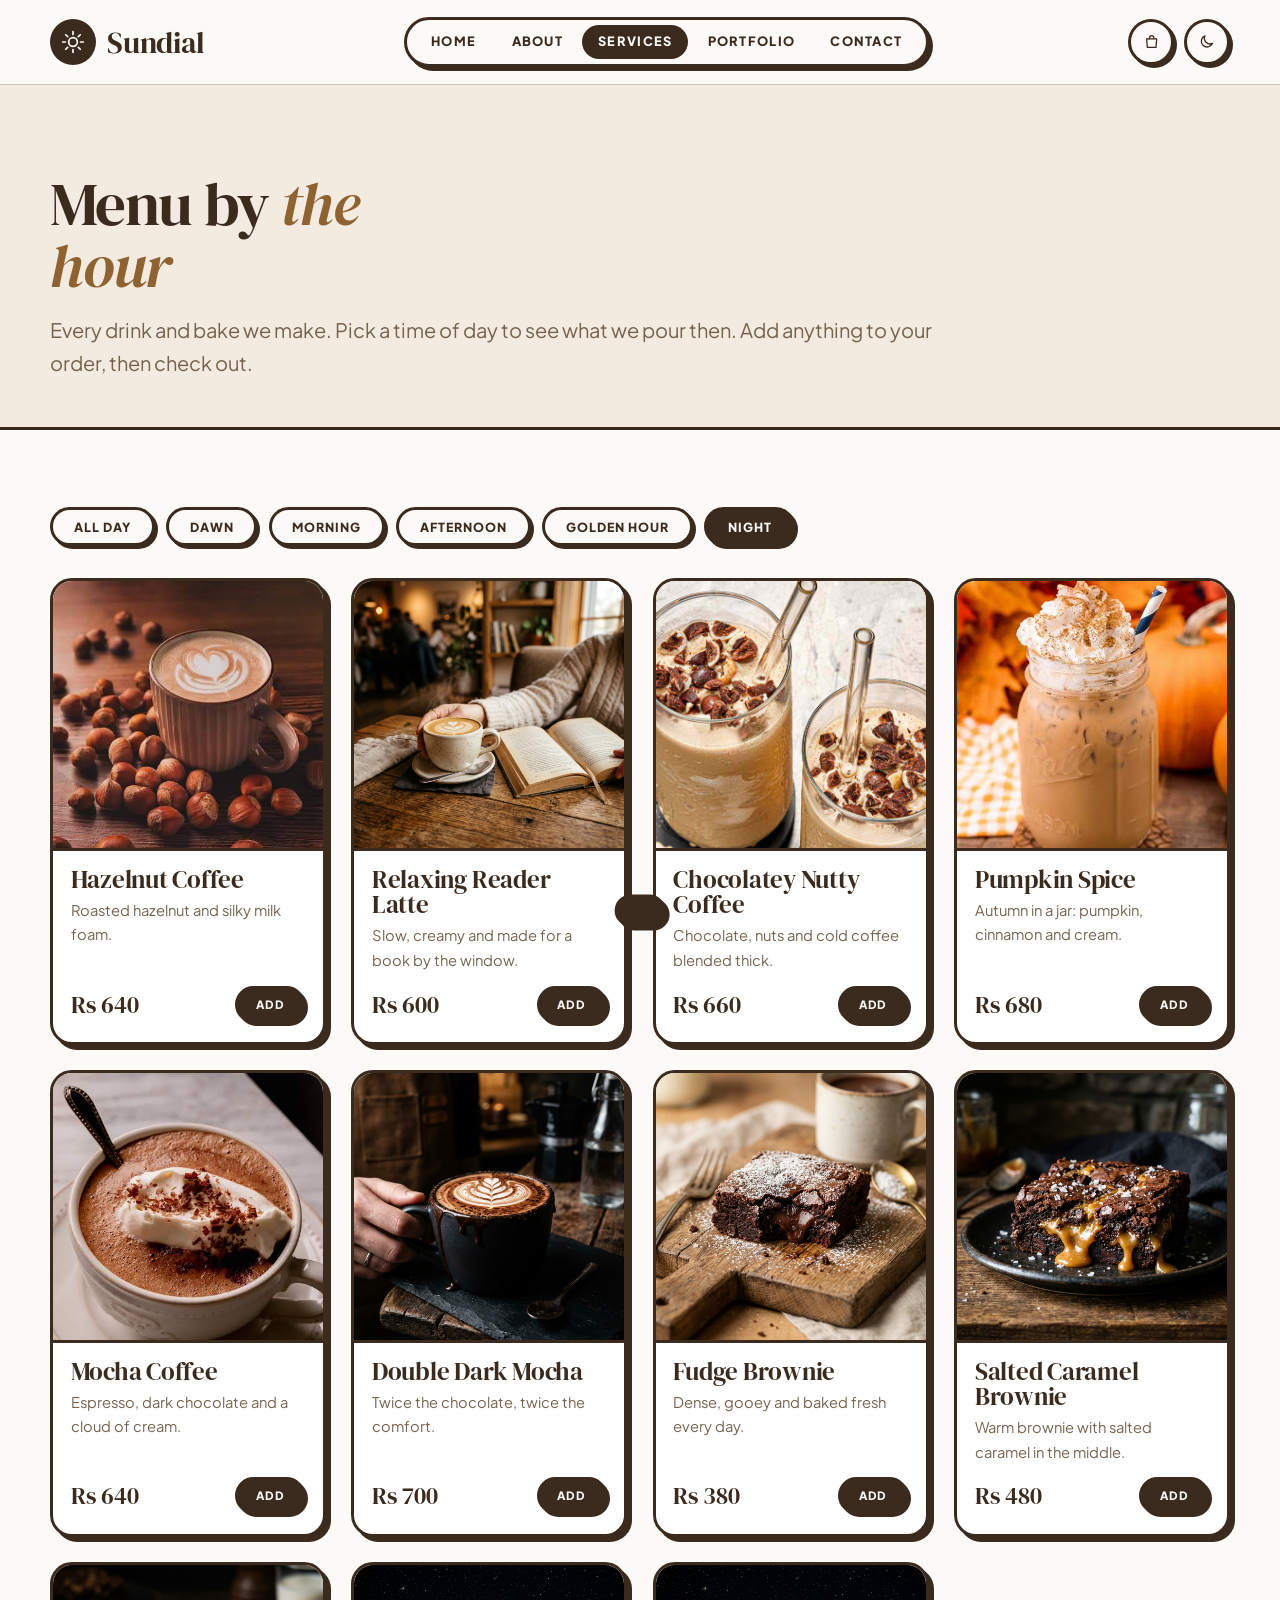
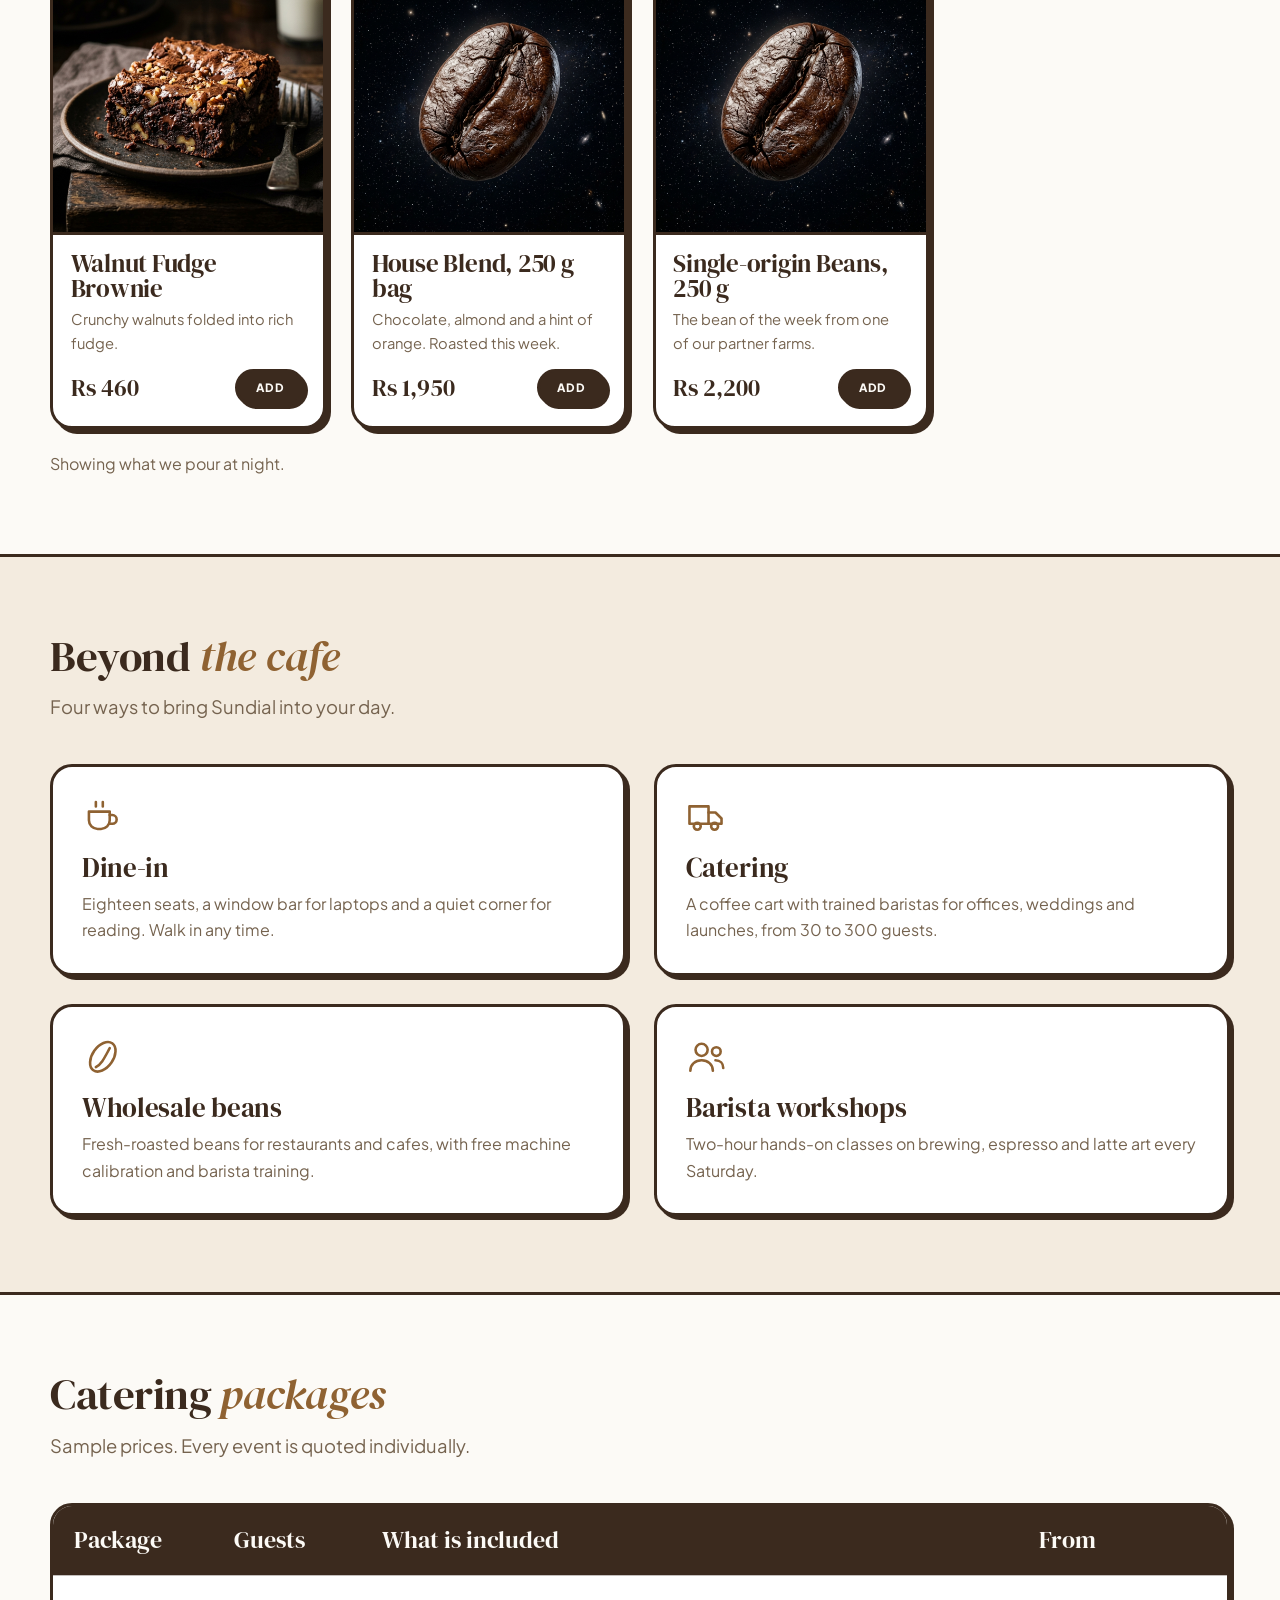
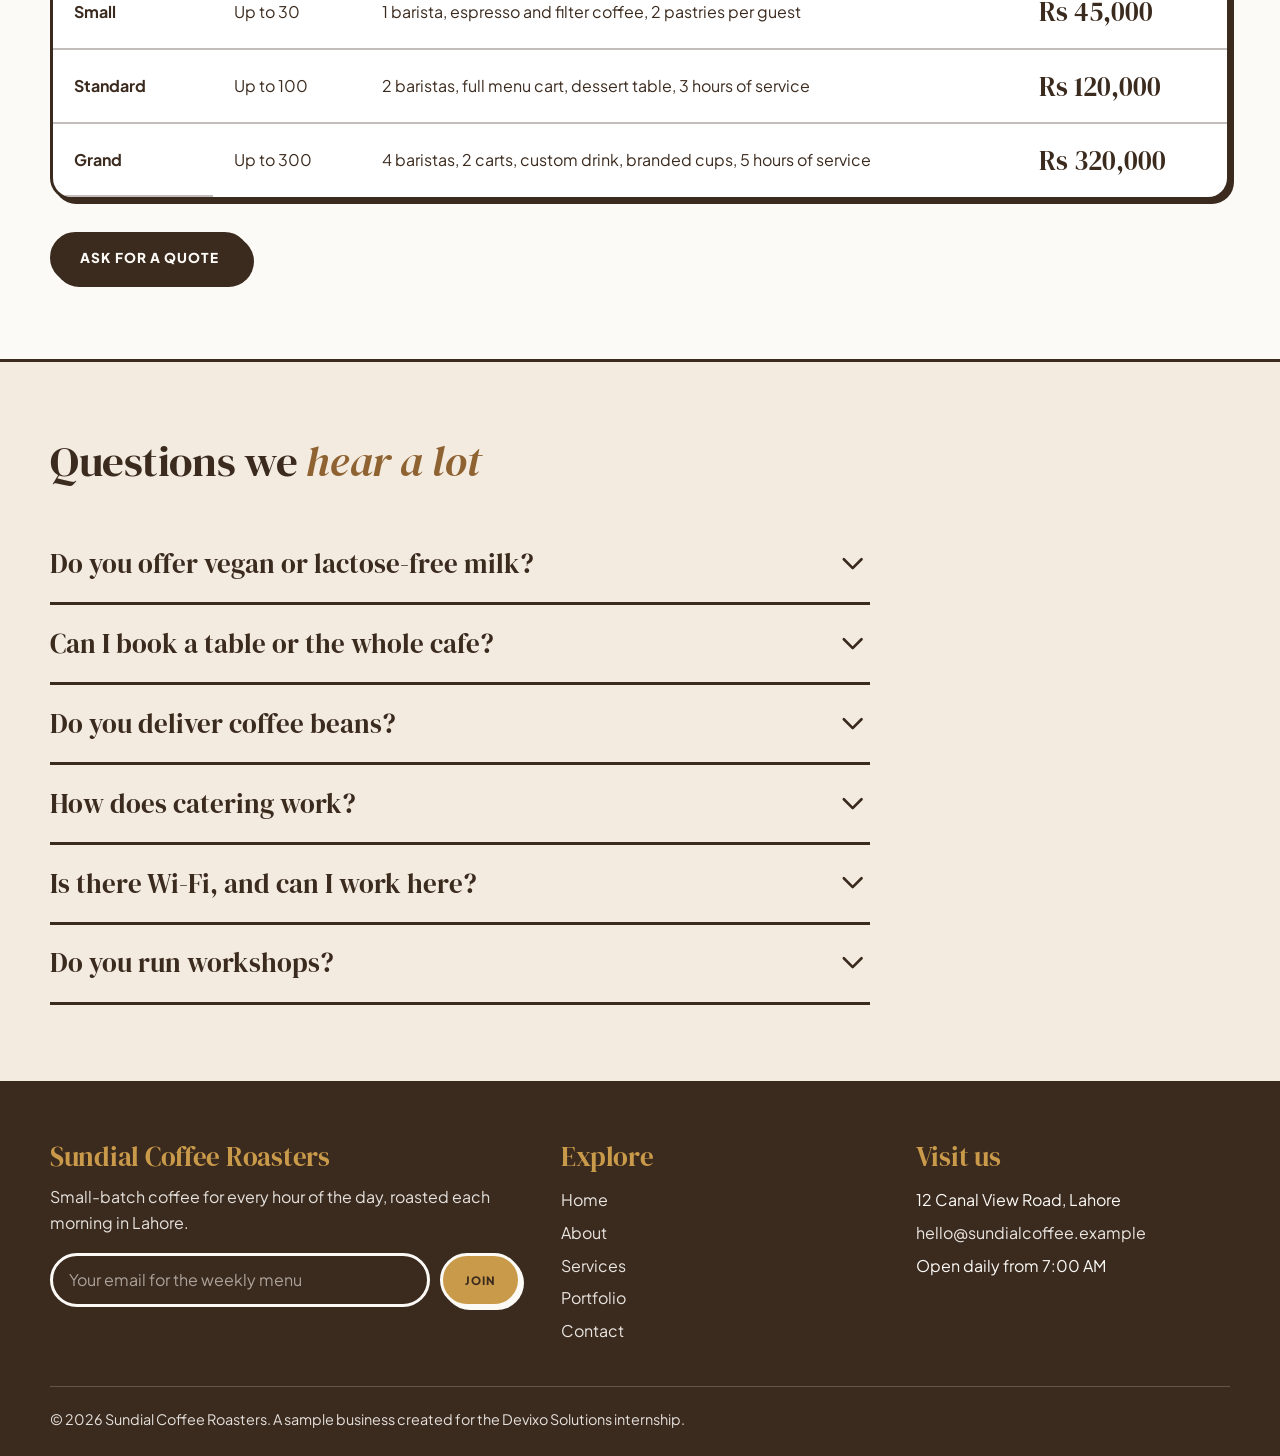
<file: services.html>
<!DOCTYPE html>
<html lang="en">
<head>
  <meta charset="UTF-8">
  <meta name="viewport" content="width=device-width, initial-scale=1.0">
  <title>Menu and Services | Sundial Coffee Roasters</title>
  <meta name="description" content="Menu by the hour, catering packages, wholesale beans and workshops.">
  <!-- Apply the saved (or system) colour theme before the page paints, so there is no flash -->
  <script>
    (function () {
      var theme = 'light';
      try { theme = localStorage.getItem('sundial-theme') || (window.matchMedia('(prefers-color-scheme: dark)').matches ? 'dark' : 'light'); } catch (e) {}
      document.documentElement.setAttribute('data-theme', theme);
    })();
  </script>
  <link rel="preconnect" href="https://fonts.googleapis.com">
  <link rel="preconnect" href="https://fonts.gstatic.com" crossorigin>
  <link href="https://fonts.googleapis.com/css2?family=DM+Serif+Display:ital@0;1&family=Plus+Jakarta+Sans:wght@400;600;800&display=swap" rel="stylesheet">
  <link rel="stylesheet" href="css/style.css">
</head>
<body>
  <svg width="0" height="0" style="position:absolute" aria-hidden="true" focusable="false">
    <symbol id="i-cup" viewBox="0 0 24 24"><path d="M4 9h12v5a5 5 0 0 1-5 5H9a5 5 0 0 1-5-5V9z"/><path d="M16 11h1.5a2.5 2.5 0 0 1 0 5H16"/><path d="M8 3.5v2.5M12 3.5v2.5"/></symbol>
    <symbol id="i-glass" viewBox="0 0 24 24"><path d="M6 4h12l-1.5 16h-9z"/><path d="M7.2 10h9.6"/><path d="M13 2.5l-1.5 5"/></symbol>
    <symbol id="i-sun" viewBox="0 0 24 24"><circle cx="12" cy="12" r="4"/><path d="M12 2.5v2.5M12 19v2.5M2.5 12H5M19 12h2.5M5.3 5.3l1.8 1.8M16.9 16.9l1.8 1.8M5.3 18.7l1.8-1.8M16.9 7.1l1.8-1.8"/></symbol>
    <symbol id="i-moon" viewBox="0 0 24 24"><path d="M20 14.5A8 8 0 0 1 9.5 4 8 8 0 1 0 20 14.5z"/></symbol>
    <symbol id="i-bean" viewBox="0 0 24 24"><ellipse cx="12" cy="12" rx="6" ry="9.5" transform="rotate(35 12 12)"/><path d="M8 18c3.5-2 5-5.5 8-11"/></symbol>
    <symbol id="i-cake" viewBox="0 0 24 24"><path d="M4 20h16v-8H4z"/><path d="M4 15c2.5 2 4.5-2 8 0s5.5-2 8 0"/><path d="M12 7v3M12 4.5c.6.8.6 1.4 0 2"/></symbol>
    <symbol id="i-truck" viewBox="0 0 24 24"><path d="M2 6h11v10H2z"/><path d="M13 9.5h4l3.5 3.5V16H13"/><circle cx="6.5" cy="17.5" r="2"/><circle cx="16.5" cy="17.5" r="2"/></symbol>
    <symbol id="i-users" viewBox="0 0 24 24"><circle cx="9" cy="8" r="3.5"/><path d="M2.5 20c0-3.6 2.9-6 6.5-6s6.5 2.4 6.5 6"/><circle cx="17.5" cy="9" r="2.5"/><path d="M17 14c2.7 0 4.5 1.8 4.5 4.5"/></symbol>
    <symbol id="i-bag" viewBox="0 0 24 24"><path d="M5 8h14l-1 12H6z"/><path d="M9 8V6.5a3 3 0 0 1 6 0V8"/></symbol>
    <symbol id="i-star" viewBox="0 0 24 24"><path d="M12 3l2.7 5.6 6.1.8-4.5 4.2 1.1 6.1L12 16.8 6.6 19.7l1.1-6.1L3.2 9.4l6.1-.8z"/></symbol>
    <symbol id="i-arrow-up" viewBox="0 0 24 24"><path d="M12 19V5M5 12l7-7 7 7"/></symbol>
    <symbol id="i-chevron" viewBox="0 0 24 24"><path d="M6 9l6 6 6-6"/></symbol>
    <symbol id="i-left" viewBox="0 0 24 24"><path d="M15 5l-7 7 7 7"/></symbol>
    <symbol id="i-right" viewBox="0 0 24 24"><path d="M9 5l7 7-7 7"/></symbol>
    <symbol id="i-menu" viewBox="0 0 24 24"><path d="M4 7h16M4 12h16M4 17h16"/></symbol>
    <symbol id="i-close" viewBox="0 0 24 24"><path d="M6 6l12 12M18 6L6 18"/></symbol>
    <symbol id="i-pin" viewBox="0 0 24 24"><path d="M12 21s7-6.2 7-11.5A7 7 0 0 0 5 9.5C5 14.8 12 21 12 21z"/><circle cx="12" cy="9.5" r="2.5"/></symbol>
    <symbol id="i-mail" viewBox="0 0 24 24"><rect x="3" y="5.5" width="18" height="13" rx="2"/><path d="M3.5 7l8.5 6.5L20.5 7"/></symbol>
    <symbol id="i-phone" viewBox="0 0 24 24"><path d="M5 4h4l1.5 4-2 1.5a11 11 0 0 0 6 6L16 13.5l4 1.5v4a2 2 0 0 1-2 2A15 15 0 0 1 3 6a2 2 0 0 1 2-2z"/></symbol>
    <symbol id="i-check" viewBox="0 0 24 24"><circle cx="12" cy="12" r="9.5"/><path d="M7.5 12.5l3 3 6-7"/></symbol>
    <symbol id="i-leaf" viewBox="0 0 24 24"><path d="M5 19C5 10 10 5 20 4c0 10-5 15-14 15z"/><path d="M5 19c3-5 6-8 10-10"/></symbol>
  </svg>

  <div class="progress" aria-hidden="true"></div>

  <!-- ===== Header and navigation (same on every page) ===== -->
  <header class="site-header">
    <div class="wrap header-inner">
      <a href="index.html" class="logo" aria-label="Sundial Coffee Roasters, home"><span class="logo-badge"><svg class="icon " aria-hidden="true"><use href="#i-sun"/></svg></span><span class="logo-name">Sundial</span></a>
      <nav class="nav" id="site-nav" aria-label="Main">
        <ul class="nav-links">
          <li><a href="index.html">Home</a></li>
          <li><a href="about.html">About</a></li>
          <li><a href="services.html" aria-current="page">Services</a></li>
          <li><a href="portfolio.html">Portfolio</a></li>
          <li><a href="contact.html">Contact</a></li>
        </ul>
      </nav>
      <div class="header-tools">
        <button class="icon-btn cart-btn" type="button" aria-label="Open your order"><svg class="icon " aria-hidden="true"><use href="#i-bag"/></svg><span class="cart-count" aria-hidden="true">0</span></button>
        <button class="icon-btn theme-toggle" type="button" aria-label="Switch to dark mode" aria-pressed="false">
          <svg class="icon i-moon" aria-hidden="true"><use href="#i-moon"/></svg>
          <svg class="icon i-sun" aria-hidden="true"><use href="#i-sun"/></svg>
        </button>
        <button class="icon-btn menu-btn" type="button" aria-label="Open menu" aria-expanded="false" aria-controls="site-nav"><svg class="icon " aria-hidden="true"><use href="#i-menu"/></svg></button>
      </div>
    </div>
  </header>

  <!-- ===== Order drawer: items are added with the "Add to order" buttons ===== -->
  <div class="cart-overlay"></div>
  <aside class="cart" id="cart" aria-label="Your order" aria-hidden="true">
    <div class="cart-head">
      <h2>Your order</h2>
      <button class="icon-btn" id="cart-close" type="button" aria-label="Close your order"><svg class="icon " aria-hidden="true"><use href="#i-close"/></svg></button>
    </div>
    <div class="cart-body">
      <p class="cart-empty" id="cart-empty">Nothing here yet. Add a drink from the menu and it will wait for you here.</p>
      <ul id="cart-items"></ul>
    </div>
    <div class="cart-foot" id="cart-foot" hidden>
      <div class="cart-total"><span>Total</span><span id="cart-total">Rs 0</span></div>
      <a class="btn" id="cart-send" href="checkout.html">Go to checkout</a>
      <button class="btn btn-ghost" id="cart-clear" type="button">Clear order</button>
      <p class="cart-note">Demo checkout: nothing is charged and no payment details are needed.</p>
    </div>
  </aside>

  <div class="toast" id="toast" role="status" aria-live="polite"></div>

  <main>

    <section class="page-hero">
      <div class="wrap">
        <h1>Menu by <em>the hour</em></h1>
        <p>Every drink and bake we make. Pick a time of day to see what we pour then. Add anything to your order, then check out.</p>
      </div>
    </section>

    <section class="section">
      <div class="wrap">
        <div class="filter-bar" role="group" aria-label="Filter the menu by time of day">
          <button class="filter-btn" type="button" data-menu-filter="all" aria-pressed="false">All day</button>
          <button class="filter-btn" type="button" data-menu-filter="dawn" aria-pressed="false">Dawn</button>
          <button class="filter-btn" type="button" data-menu-filter="morning" aria-pressed="false">Morning</button>
          <button class="filter-btn" type="button" data-menu-filter="afternoon" aria-pressed="false">Afternoon</button>
          <button class="filter-btn" type="button" data-menu-filter="golden" aria-pressed="false">Golden hour</button>
          <button class="filter-btn" type="button" data-menu-filter="night" aria-pressed="false">Night</button>
        </div>
        <ul class="menu-grid">
          <li class="menu-item c-1" data-times="dawn morning" data-reveal>
            <div class="pic"><svg class="icon " aria-hidden="true"><use href="#i-cup"/></svg><img src="images/Espresso.jpg" alt="Espresso" loading="lazy" decoding="async" onerror="this.remove()"></div>
            <div class="info">
              <h3>Espresso</h3>
              <p>A short, intense double shot of our house blend.</p>
              <div class="row"><span class="price">Rs 380</span><button class="btn btn-sm" type="button" data-add data-name="Espresso" data-price="380">Add</button></div>
            </div>
          </li>
          <li class="menu-item c-2" data-times="dawn morning" data-reveal>
            <div class="pic"><svg class="icon " aria-hidden="true"><use href="#i-cup"/></svg><img src="images/Ristretto.jpg" alt="Ristretto" loading="lazy" decoding="async" onerror="this.remove()"></div>
            <div class="info">
              <h3>Ristretto</h3>
              <p>Even shorter and sweeter, a concentrated sip.</p>
              <div class="row"><span class="price">Rs 400</span><button class="btn btn-sm" type="button" data-add data-name="Ristretto" data-price="400">Add</button></div>
            </div>
          </li>
          <li class="menu-item c-3" data-times="dawn morning" data-reveal>
            <div class="pic"><svg class="icon " aria-hidden="true"><use href="#i-cup"/></svg><img src="images/Americano.jpg" alt="Americano" loading="lazy" decoding="async" onerror="this.remove()"></div>
            <div class="info">
              <h3>Americano</h3>
              <p>Espresso lengthened with hot water. Clean and bold.</p>
              <div class="row"><span class="price">Rs 360</span><button class="btn btn-sm" type="button" data-add data-name="Americano" data-price="360">Add</button></div>
            </div>
          </li>
          <li class="menu-item c-4" data-times="dawn morning" data-reveal>
            <div class="pic"><svg class="icon " aria-hidden="true"><use href="#i-cup"/></svg><img src="images/Cinnamon%20Coffee.jpg" alt="Cinnamon Coffee" loading="lazy" decoding="async" onerror="this.remove()"></div>
            <div class="info">
              <h3>Cinnamon Coffee</h3>
              <p>Warm cinnamon and a hint of sugar. A cosy start.</p>
              <div class="row"><span class="price">Rs 600</span><button class="btn btn-sm" type="button" data-add data-name="Cinnamon Coffee" data-price="600">Add</button></div>
            </div>
          </li>
          <li class="menu-item c-5" data-times="morning afternoon" data-reveal>
            <div class="pic"><svg class="icon " aria-hidden="true"><use href="#i-cup"/></svg><img src="images/vanila.jpg" alt="Vanilla Latte" loading="lazy" decoding="async" onerror="this.remove()"></div>
            <div class="info">
              <h3>Vanilla Latte</h3>
              <p>Smooth espresso, steamed milk and real vanilla.</p>
              <div class="row"><span class="price">Rs 620</span><button class="btn btn-sm" type="button" data-add data-name="Vanilla Latte" data-price="620">Add</button></div>
            </div>
          </li>
          <li class="menu-item c-6" data-times="morning night" data-reveal>
            <div class="pic"><svg class="icon " aria-hidden="true"><use href="#i-cup"/></svg><img src="images/Hazelnut%20coffee.jpg" alt="Hazelnut Coffee" loading="lazy" decoding="async" onerror="this.remove()"></div>
            <div class="info">
              <h3>Hazelnut Coffee</h3>
              <p>Roasted hazelnut and silky milk foam.</p>
              <div class="row"><span class="price">Rs 640</span><button class="btn btn-sm" type="button" data-add data-name="Hazelnut Coffee" data-price="640">Add</button></div>
            </div>
          </li>
          <li class="menu-item c-1" data-times="morning night" data-reveal>
            <div class="pic"><svg class="icon " aria-hidden="true"><use href="#i-cup"/></svg><img src="images/relaxing.png" alt="Relaxing Reader Latte" loading="lazy" decoding="async" onerror="this.remove()"></div>
            <div class="info">
              <h3>Relaxing Reader Latte</h3>
              <p>Slow, creamy and made for a book by the window.</p>
              <div class="row"><span class="price">Rs 600</span><button class="btn btn-sm" type="button" data-add data-name="Relaxing Reader Latte" data-price="600">Add</button></div>
            </div>
          </li>
          <li class="menu-item c-2" data-times="afternoon" data-reveal>
            <div class="pic"><svg class="icon " aria-hidden="true"><use href="#i-cup"/></svg><img src="images/energy.png" alt="Iced Energy Coffee" loading="lazy" decoding="async" onerror="this.remove()"></div>
            <div class="info">
              <h3>Iced Energy Coffee</h3>
              <p>Cold, sweet and bright. Our fix for a long day.</p>
              <div class="row"><span class="price">Rs 650</span><button class="btn btn-sm" type="button" data-add data-name="Iced Energy Coffee" data-price="650">Add</button></div>
            </div>
          </li>
          <li class="menu-item c-3" data-times="afternoon" data-reveal>
            <div class="pic"><svg class="icon " aria-hidden="true"><use href="#i-cup"/></svg><img src="images/Fruity%20%20Coffee.jpg" alt="Fruity Coffee" loading="lazy" decoding="async" onerror="this.remove()"></div>
            <div class="info">
              <h3>Fruity Coffee</h3>
              <p>Orange, espresso and ice. Zesty and refreshing.</p>
              <div class="row"><span class="price">Rs 690</span><button class="btn btn-sm" type="button" data-add data-name="Fruity Coffee" data-price="690">Add</button></div>
            </div>
          </li>
          <li class="menu-item c-4" data-times="afternoon golden" data-reveal>
            <div class="pic"><svg class="icon " aria-hidden="true"><use href="#i-cup"/></svg><img src="images/iced_caramel_macchiato.png" alt="Iced Caramel Macchiato" loading="lazy" decoding="async" onerror="this.remove()"></div>
            <div class="info">
              <h3>Iced Caramel Macchiato</h3>
              <p>Layers of milk, espresso and caramel over ice.</p>
              <div class="row"><span class="price">Rs 720</span><button class="btn btn-sm" type="button" data-add data-name="Iced Caramel Macchiato" data-price="720">Add</button></div>
            </div>
          </li>
          <li class="menu-item c-5" data-times="afternoon" data-reveal>
            <div class="pic"><svg class="icon " aria-hidden="true"><use href="#i-cup"/></svg><img src="images/vanilla_bean_frappe.png" alt="Vanilla Bean Frappe" loading="lazy" decoding="async" onerror="this.remove()"></div>
            <div class="info">
              <h3>Vanilla Bean Frappe</h3>
              <p>Blended vanilla bean, cream and ice.</p>
              <div class="row"><span class="price">Rs 700</span><button class="btn btn-sm" type="button" data-add data-name="Vanilla Bean Frappe" data-price="700">Add</button></div>
            </div>
          </li>
          <li class="menu-item c-6" data-times="afternoon golden" data-reveal>
            <div class="pic"><svg class="icon " aria-hidden="true"><use href="#i-cup"/></svg><img src="images/caramel%20coffee.jpg" alt="Caramel Coffee" loading="lazy" decoding="async" onerror="this.remove()"></div>
            <div class="info">
              <h3>Caramel Coffee</h3>
              <p>Whipped cream and buttery caramel over espresso.</p>
              <div class="row"><span class="price">Rs 620</span><button class="btn btn-sm" type="button" data-add data-name="Caramel Coffee" data-price="620">Add</button></div>
            </div>
          </li>
          <li class="menu-item c-1" data-times="golden" data-reveal>
            <div class="pic"><svg class="icon " aria-hidden="true"><use href="#i-cup"/></svg><img src="images/Toffee%20Coffee.jpg" alt="Toffee Coffee" loading="lazy" decoding="async" onerror="this.remove()"></div>
            <div class="info">
              <h3>Toffee Coffee</h3>
              <p>Toffee sauce, milk and a crunchy topping.</p>
              <div class="row"><span class="price">Rs 650</span><button class="btn btn-sm" type="button" data-add data-name="Toffee Coffee" data-price="650">Add</button></div>
            </div>
          </li>
          <li class="menu-item c-2" data-times="golden night" data-reveal>
            <div class="pic"><svg class="icon " aria-hidden="true"><use href="#i-cup"/></svg><img src="images/Chocolatey%20Nutty%20Coffee.jpg" alt="Chocolatey Nutty Coffee" loading="lazy" decoding="async" onerror="this.remove()"></div>
            <div class="info">
              <h3>Chocolatey Nutty Coffee</h3>
              <p>Chocolate, nuts and cold coffee blended thick.</p>
              <div class="row"><span class="price">Rs 660</span><button class="btn btn-sm" type="button" data-add data-name="Chocolatey Nutty Coffee" data-price="660">Add</button></div>
            </div>
          </li>
          <li class="menu-item c-3" data-times="golden night" data-reveal>
            <div class="pic"><svg class="icon " aria-hidden="true"><use href="#i-cup"/></svg><img src="images/Pumpkin%20Spice.jpg" alt="Pumpkin Spice" loading="lazy" decoding="async" onerror="this.remove()"></div>
            <div class="info">
              <h3>Pumpkin Spice</h3>
              <p>Autumn in a jar: pumpkin, cinnamon and cream.</p>
              <div class="row"><span class="price">Rs 680</span><button class="btn btn-sm" type="button" data-add data-name="Pumpkin Spice" data-price="680">Add</button></div>
            </div>
          </li>
          <li class="menu-item c-4" data-times="golden night" data-reveal>
            <div class="pic"><svg class="icon " aria-hidden="true"><use href="#i-cup"/></svg><img src="images/Mocha%20coffee.jpg" alt="Mocha Coffee" loading="lazy" decoding="async" onerror="this.remove()"></div>
            <div class="info">
              <h3>Mocha Coffee</h3>
              <p>Espresso, dark chocolate and a cloud of cream.</p>
              <div class="row"><span class="price">Rs 640</span><button class="btn btn-sm" type="button" data-add data-name="Mocha Coffee" data-price="640">Add</button></div>
            </div>
          </li>
          <li class="menu-item c-5" data-times="golden night" data-reveal>
            <div class="pic"><svg class="icon " aria-hidden="true"><use href="#i-cup"/></svg><img src="images/double_dark_mocha.png" alt="Double Dark Mocha" loading="lazy" decoding="async" onerror="this.remove()"></div>
            <div class="info">
              <h3>Double Dark Mocha</h3>
              <p>Twice the chocolate, twice the comfort.</p>
              <div class="row"><span class="price">Rs 700</span><button class="btn btn-sm" type="button" data-add data-name="Double Dark Mocha" data-price="700">Add</button></div>
            </div>
          </li>
          <li class="menu-item c-6" data-times="golden night" data-reveal>
            <div class="pic"><svg class="icon " aria-hidden="true"><use href="#i-cup"/></svg><img src="images/brownie.png" alt="Fudge Brownie" loading="lazy" decoding="async" onerror="this.remove()"></div>
            <div class="info">
              <h3>Fudge Brownie</h3>
              <p>Dense, gooey and baked fresh every day.</p>
              <div class="row"><span class="price">Rs 380</span><button class="btn btn-sm" type="button" data-add data-name="Fudge Brownie" data-price="380">Add</button></div>
            </div>
          </li>
          <li class="menu-item c-1" data-times="golden night" data-reveal>
            <div class="pic"><svg class="icon " aria-hidden="true"><use href="#i-cup"/></svg><img src="images/salted_caramel_brownie.png" alt="Salted Caramel Brownie" loading="lazy" decoding="async" onerror="this.remove()"></div>
            <div class="info">
              <h3>Salted Caramel Brownie</h3>
              <p>Warm brownie with salted caramel in the middle.</p>
              <div class="row"><span class="price">Rs 480</span><button class="btn btn-sm" type="button" data-add data-name="Salted Caramel Brownie" data-price="480">Add</button></div>
            </div>
          </li>
          <li class="menu-item c-2" data-times="golden night" data-reveal>
            <div class="pic"><svg class="icon " aria-hidden="true"><use href="#i-cup"/></svg><img src="images/walnut_fudge_brownie.png" alt="Walnut Fudge Brownie" loading="lazy" decoding="async" onerror="this.remove()"></div>
            <div class="info">
              <h3>Walnut Fudge Brownie</h3>
              <p>Crunchy walnuts folded into rich fudge.</p>
              <div class="row"><span class="price">Rs 460</span><button class="btn btn-sm" type="button" data-add data-name="Walnut Fudge Brownie" data-price="460">Add</button></div>
            </div>
          </li>
          <li class="menu-item c-3" data-times="afternoon golden" data-reveal>
            <div class="pic"><svg class="icon " aria-hidden="true"><use href="#i-cup"/></svg><img src="images/combo.png" alt="Coffee and Brownie Combo" loading="lazy" decoding="async" onerror="this.remove()"></div>
            <div class="info">
              <h3>Coffee and Brownie Combo</h3>
              <p>A latte and a brownie on one table. Best value.</p>
              <div class="row"><span class="price">Rs 790</span><button class="btn btn-sm" type="button" data-add data-name="Coffee and Brownie Combo" data-price="790">Add</button></div>
            </div>
          </li>
          <li class="menu-item c-4" data-times="dawn morning afternoon golden night" data-reveal>
            <div class="pic"><svg class="icon " aria-hidden="true"><use href="#i-cup"/></svg><img src="images/bean.png" alt="House Blend, 250 g bag" loading="lazy" decoding="async" onerror="this.remove()"></div>
            <div class="info">
              <h3>House Blend, 250 g bag</h3>
              <p>Chocolate, almond and a hint of orange. Roasted this week.</p>
              <div class="row"><span class="price">Rs 1,950</span><button class="btn btn-sm" type="button" data-add data-name="House Blend, 250 g bag" data-price="1950">Add</button></div>
            </div>
          </li>
          <li class="menu-item c-5" data-times="dawn morning afternoon golden night" data-reveal>
            <div class="pic"><svg class="icon " aria-hidden="true"><use href="#i-cup"/></svg><img src="images/coffee_bean_3d.png" alt="Single-origin Beans, 250 g" loading="lazy" decoding="async" onerror="this.remove()"></div>
            <div class="info">
              <h3>Single-origin Beans, 250 g</h3>
              <p>The bean of the week from one of our partner farms.</p>
              <div class="row"><span class="price">Rs 2,200</span><button class="btn btn-sm" type="button" data-add data-name="Single-origin Beans, 250 g" data-price="2200">Add</button></div>
            </div>
          </li>
        </ul>
        <p class="menu-note" id="menu-note" role="status"></p>
      </div>
    </section>

    <section class="section section-alt" id="services">
      <div class="wrap">
        <div class="section-head" data-reveal><h2>Beyond <em>the cafe</em></h2><p>Four ways to bring Sundial into your day.</p></div>
        <div class="grid-2">
          <article class="card service-card" data-reveal><svg class="icon " aria-hidden="true"><use href="#i-cup"/></svg><h3>Dine-in</h3><p>Eighteen seats, a window bar for laptops and a quiet corner for reading. Walk in any time.</p></article>
          <article class="card service-card" data-reveal><svg class="icon " aria-hidden="true"><use href="#i-truck"/></svg><h3>Catering</h3><p>A coffee cart with trained baristas for offices, weddings and launches, from 30 to 300 guests.</p></article>
          <article class="card service-card" data-reveal><svg class="icon " aria-hidden="true"><use href="#i-bean"/></svg><h3>Wholesale beans</h3><p>Fresh-roasted beans for restaurants and cafes, with free machine calibration and barista training.</p></article>
          <article class="card service-card" data-reveal><svg class="icon " aria-hidden="true"><use href="#i-users"/></svg><h3>Barista workshops</h3><p>Two-hour hands-on classes on brewing, espresso and latte art every Saturday.</p></article>
        </div>
      </div>
    </section>

    <section class="section" id="catering">
      <div class="wrap">
        <div class="section-head" data-reveal><h2>Catering <em>packages</em></h2><p>Sample prices. Every event is quoted individually.</p></div>
        <div class="table-wrap" data-reveal>
          <table class="plans">
            <thead><tr><th scope="col">Package</th><th scope="col">Guests</th><th scope="col">What is included</th><th scope="col">From</th></tr></thead>
            <tbody>
              <tr><th scope="row">Small</th><td>Up to 30</td><td>1 barista, espresso and filter coffee, 2 pastries per guest</td><td class="big">Rs 45,000</td></tr>
              <tr><th scope="row">Standard</th><td>Up to 100</td><td>2 baristas, full menu cart, dessert table, 3 hours of service</td><td class="big">Rs 120,000</td></tr>
              <tr><th scope="row">Grand</th><td>Up to 300</td><td>4 baristas, 2 carts, custom drink, branded cups, 5 hours of service</td><td class="big">Rs 320,000</td></tr>
            </tbody>
          </table>
        </div>
        <div class="btn-row"><a class="btn" href="contact.html">Ask for a quote</a></div>
      </div>
    </section>

    <section class="section section-alt">
      <div class="wrap">
        <div class="section-head" data-reveal><h2>Questions we <em>hear a lot</em></h2></div>
        <div class="faq" data-reveal>
          <div class="faq-item">
            <button class="faq-q" type="button" aria-expanded="false" aria-controls="faq-1" id="faq-q-1">Do you offer vegan or lactose-free milk?<svg class="icon " aria-hidden="true"><use href="#i-chevron"/></svg></button>
            <div class="faq-panel" id="faq-1" role="region" aria-labelledby="faq-q-1"><div><p>Yes. Oat, almond and lactose-free milk are available for every drink at no extra charge.</p></div></div>
          </div>
          <div class="faq-item">
            <button class="faq-q" type="button" aria-expanded="false" aria-controls="faq-2" id="faq-q-2">Can I book a table or the whole cafe?<svg class="icon " aria-hidden="true"><use href="#i-chevron"/></svg></button>
            <div class="faq-panel" id="faq-2" role="region" aria-labelledby="faq-q-2"><div><p>Tables of six or more can be reserved through our contact form. For private events we can close the cafe and help with decor and music.</p></div></div>
          </div>
          <div class="faq-item">
            <button class="faq-q" type="button" aria-expanded="false" aria-controls="faq-3" id="faq-q-3">Do you deliver coffee beans?<svg class="icon " aria-hidden="true"><use href="#i-chevron"/></svg></button>
            <div class="faq-panel" id="faq-3" role="region" aria-labelledby="faq-q-3"><div><p>We deliver fresh bags across Lahore within 24 hours and ship to the rest of Pakistan in 2 to 4 working days.</p></div></div>
          </div>
          <div class="faq-item">
            <button class="faq-q" type="button" aria-expanded="false" aria-controls="faq-4" id="faq-q-4">How does catering work?<svg class="icon " aria-hidden="true"><use href="#i-chevron"/></svg></button>
            <div class="faq-panel" id="faq-4" role="region" aria-labelledby="faq-q-4"><div><p>Tell us the date, location and number of guests. We bring a coffee cart, baristas and pastries, and handle the setup and clean-up.</p></div></div>
          </div>
          <div class="faq-item">
            <button class="faq-q" type="button" aria-expanded="false" aria-controls="faq-5" id="faq-q-5">Is there Wi-Fi, and can I work here?<svg class="icon " aria-hidden="true"><use href="#i-chevron"/></svg></button>
            <div class="faq-panel" id="faq-5" role="region" aria-labelledby="faq-q-5"><div><p>Yes. Wi-Fi is free and we keep sockets at the window bar. It is quietest before 11 AM on weekdays.</p></div></div>
          </div>
          <div class="faq-item">
            <button class="faq-q" type="button" aria-expanded="false" aria-controls="faq-6" id="faq-q-6">Do you run workshops?<svg class="icon " aria-hidden="true"><use href="#i-chevron"/></svg></button>
            <div class="faq-panel" id="faq-6" role="region" aria-labelledby="faq-q-6"><div><p>Every Saturday at 11 AM. Beginners learn brewing at home, and advanced guests try latte art. Spots are limited to eight people.</p></div></div>
          </div>
        </div>
      </div>
    </section>
  </main>

  <!-- ===== Footer (same on every page) ===== -->
  <footer class="site-footer">
    <div class="wrap">
      <div class="footer-grid">
        <div>
          <h3>Sundial Coffee Roasters</h3>
          <p>Small-batch coffee for every hour of the day, roasted each morning in Lahore.</p>
          <form class="news" id="newsletter" novalidate>
            <label class="sr-only" for="news-email">Email for our newsletter</label>
            <input type="email" id="news-email" name="email" placeholder="Your email for the weekly menu" autocomplete="email">
            <button class="btn btn-sm" type="submit">Join</button>
            <p class="error" role="alert"></p>
          </form>
        </div>
        <div>
          <h3>Explore</h3>
          <ul>
            <li><a href="index.html">Home</a></li>
            <li><a href="about.html">About</a></li>
            <li><a href="services.html">Services</a></li>
            <li><a href="portfolio.html">Portfolio</a></li>
            <li><a href="contact.html">Contact</a></li>
          </ul>
        </div>
        <div>
          <h3>Visit us</h3>
          <ul>
            <li>12 Canal View Road, Lahore</li>
            <li><a href="mailto:hello@sundialcoffee.example">hello@sundialcoffee.example</a></li>
            <li>Open daily from 7:00 AM</li>
          </ul>
        </div>
      </div>
      <p class="copyright">&copy; 2026 Sundial Coffee Roasters. A sample business created for the Devixo Solutions internship.</p>
    </div>
  </footer>

  <!-- Scroll-to-top button (shown by js/main.js after scrolling down) -->
  <button class="to-top" type="button" aria-label="Back to top"><svg class="icon " aria-hidden="true"><use href="#i-arrow-up"/></svg></button>

  <script src="js/main.js"></script>
</body>
</html>
</file>
<file: css/style.css>
/* ==========================================================================
   Sundial Coffee Roasters - css/style.css
   Devixo Solutions Web Development Internship, Task 02
   Hand-written CSS3 (no frameworks).

   Concept: "Coffee by the hour". The home page has a sundial; the hour you
   choose changes the sky, the colours and the drink we suggest.

   Contents
    1. Design tokens (light, dark, times of day)
    2. Reset and base
    3. Header, navigation, progress bar
    4. Buttons and small parts
    5. Order drawer (cart) and toast
    6. Hero and sundial
    7. Marquee and counters
    8. Sections, cards, sliders
    9. About, Services, Portfolio
   10. Contact and forms
   11. Footer, scroll-to-top
   12. Scroll reveal and animation
   13. Responsive design
   ========================================================================== */

/* ---------- 1. Design tokens ---------- */
/* Every colour is defined once here. Dark mode only swaps these values. */
:root {
  --bg: #fcfaf6;
  --bg-2: #f3ebdf;
  --surface: #ffffff;
  --ink: #3b2a1e;
  --muted: #75634f;
  --edge: #3b2a1e;               /* outline and hard-shadow colour */
  --rose: #d9bf9f;               /* warm tan accent */
  --rose-deep: #8a5a2b;
  --tan: #e8d9c3;
  --orange: #c99a4a;             /* gold */
  --accent-text: #8f6232;
  --hero-accent: #d1b08a;        /* big italic word in the hero */
  --btn-bg: #3b2a1e;
  --btn-ink: #fcfaf6;
  --band-bg: #3b2a1e;
  --band-ink: #fcfaf6;
  --shadow: 4px 4px 0 var(--edge);
  --shadow-lg: 8px 8px 0 var(--edge);
  --display: 'DM Serif Display', Georgia, serif;
  --body: 'Plus Jakarta Sans', 'Segoe UI', sans-serif;
  --radius: 22px;
  --header-h: 84px;
  /* Time-of-day colours: the sundial section and the sky follow the hour */
  --wash: #f8ecd2;
  --sky: #fbd98a;
}
[data-theme="dark"] {
  --bg: #1b1714;
  --bg-2: #241f1a;
  --surface: #26201b;
  --ink: #fbf8f2;
  --muted: #c8b9a6;
  --edge: #6b5844;
  --accent-text: #e0c97f;
  --hero-accent: #e0c97f;
  --btn-bg: #fbf8f2;
  --btn-ink: #1b1714;
  --band-bg: #26201b;
  --band-ink: #fbf8f2;
}
/* Five times of day. The attribute is set on .dial-section and .dial by js/main.js */
[data-phase="dawn"]      { --wash: #f6e1d2; --sky: #f6b8a6; }
[data-phase="morning"]   { --wash: #f8ecd2; --sky: #fbd98a; }
[data-phase="afternoon"] { --wash: #e3ebdf; --sky: #9fd6ca; }
[data-phase="golden"]    { --wash: #f3dcc0; --sky: #ee8a58; }
[data-phase="night"]     { --wash: #e4dce6; --sky: #2b1740; }
[data-theme="dark"] [data-phase="dawn"]      { --wash: #2e211c; }
[data-theme="dark"] [data-phase="morning"]   { --wash: #2e2616; }
[data-theme="dark"] [data-phase="afternoon"] { --wash: #1c2823; }
[data-theme="dark"] [data-phase="golden"]    { --wash: #33241a; }
[data-theme="dark"] [data-phase="night"]     { --wash: #221a2b; }

/* ---------- 2. Reset and base ---------- */
*, *::before, *::after { box-sizing: border-box; margin: 0; padding: 0; }
html { scroll-behavior: smooth; scroll-padding-top: calc(var(--header-h) + 14px); }
body { font-family: var(--body); font-size: 1rem; line-height: 1.65; color: var(--ink); background: var(--bg); transition: background .4s, color .4s; overflow-x: hidden; }
img, svg { max-width: 100%; display: block; }
ul, ol { list-style: none; }
a { color: inherit; }
button { font-family: inherit; }
h1, h2, h3 { font-family: var(--display); font-weight: 400; line-height: 1.02; letter-spacing: -.01em; }
h1 { font-size: clamp(2.6rem, 5.6vw, 4.6rem); letter-spacing: -.02em; line-height: 1.02; }
h2 { font-size: clamp(1.8rem, 3.6vw, 2.7rem); }
h3 { font-size: 1.7rem; }
em { color: var(--accent-text); font-style: italic; }
p { max-width: 62ch; }
:focus-visible { outline: 3px solid var(--orange); outline-offset: 3px; border-radius: 8px; }
.sr-only { position: absolute; width: 1px; height: 1px; overflow: hidden; clip: rect(0 0 0 0); white-space: nowrap; }
.icon { width: 1.3em; height: 1.3em; fill: none; stroke: currentColor; stroke-width: 1.8; stroke-linecap: round; stroke-linejoin: round; flex-shrink: 0; }
.wrap { width: min(1180px, 100% - clamp(2rem, 8vw, 5rem)); margin-inline: auto; }
.section { padding-block: clamp(3rem, 6vw, 5rem); }
.section-alt { background: var(--bg-2); border-block: 3px solid var(--edge); }
.section-head { margin-bottom: 2.6rem; max-width: 720px; }
.section-head h2 { margin-bottom: .9rem; }
.section-head p { color: var(--muted); font-size: 1.15rem; }

/* ---------- 3. Header, navigation, progress bar ---------- */
.progress { position: fixed; inset: 0 0 auto 0; height: 4px; z-index: 100; background: var(--rose-deep); transform-origin: left; transform: scaleX(0); }
.site-header { position: sticky; top: 0; z-index: 60; background: color-mix(in srgb, var(--bg) 94%, transparent); backdrop-filter: blur(10px); border-bottom: 1px solid color-mix(in srgb, var(--edge) 25%, transparent); }
.header-inner { height: var(--header-h); display: flex; align-items: center; justify-content: space-between; gap: 1rem; }
.logo { display: flex; align-items: center; gap: .7rem; text-decoration: none; }
.logo-badge { width: 46px; height: 46px; display: grid; place-items: center; border-radius: 50%; background: var(--edge); color: var(--bg); }
[data-theme="dark"] .logo-badge { background: var(--orange); color: #1a0a0f; }
.logo-badge .icon { width: 26px; height: 26px; stroke-width: 1.6; }
.logo-name { font: 1.9rem var(--display); letter-spacing: -.01em; }
.nav-links { display: flex; gap: .2rem; padding: .35rem .5rem; border: 3px solid var(--edge); border-radius: 999px; box-shadow: var(--shadow); background: var(--bg); }
.nav-links a { display: block; padding: .38rem 1rem; border-radius: 999px; text-decoration: none; font-weight: 800; font-size: .8rem; letter-spacing: .1em; text-transform: uppercase; transition: background .2s, color .2s; }
.nav-links a:hover { background: color-mix(in srgb, var(--rose) 28%, transparent); }
.nav-links a[aria-current="page"] { background: var(--btn-bg); color: var(--btn-ink); }
.header-tools { display: flex; align-items: center; gap: .6rem; }
.icon-btn { position: relative; width: 46px; height: 46px; display: grid; place-items: center; border: 3px solid var(--edge); border-radius: 50%; background: var(--bg); color: var(--ink); box-shadow: 3px 3px 0 var(--edge); cursor: pointer; transition: transform .2s, box-shadow .2s; }
.icon-btn:hover { transform: translate(2px, 2px); box-shadow: 1px 1px 0 var(--edge); }
.cart-count { position: absolute; top: -9px; right: -9px; min-width: 22px; height: 22px; padding: 0 5px; display: grid; place-items: center; border-radius: 999px; background: var(--rose-deep); color: #fff; font: 800 .72rem var(--body); border: 2px solid var(--bg); transform: scale(0); transition: transform .25s cubic-bezier(.3, 1.6, .5, 1); }
.cart-count.has-items { transform: scale(1); }
.menu-btn { display: none; }
.theme-toggle .i-sun { display: none; }
[data-theme="dark"] .theme-toggle .i-sun { display: block; }
[data-theme="dark"] .theme-toggle .i-moon { display: none; }

/* ---------- 4. Buttons and small parts ---------- */
.btn { display: inline-flex; align-items: center; justify-content: center; gap: .55rem; padding: .85rem 1.7rem; border: 3px solid var(--edge); border-radius: 999px; background: var(--btn-bg); color: var(--btn-ink); box-shadow: var(--shadow); font: 800 .85rem var(--body); letter-spacing: .08em; text-transform: uppercase; text-decoration: none; cursor: pointer; transition: transform .2s, box-shadow .2s, background .2s; }
.btn:hover { transform: translate(3px, 3px); box-shadow: 1px 1px 0 var(--edge); }
.btn-ghost { background: var(--bg); color: var(--ink); }
.btn-ghost:hover { background: var(--tan); }
.btn-sm { padding: .5rem 1.1rem; font-size: .72rem; box-shadow: 3px 3px 0 var(--edge); }
.btn-row { display: flex; flex-wrap: wrap; gap: 1rem; margin-top: 2rem; }
.tag { display: inline-block; padding: .2rem .9rem; border: 2px solid var(--edge); border-radius: 999px; background: var(--rose); color: #3b2a1e; font: 800 .7rem var(--body); letter-spacing: .1em; text-transform: uppercase; }
.card { background: var(--surface); border: 3px solid var(--edge); border-radius: var(--radius); box-shadow: var(--shadow); padding: 1.8rem; transition: transform .25s, box-shadow .25s; }
.card:hover { transform: translate(-2px, -4px); box-shadow: var(--shadow-lg); }
.card h3 { margin-bottom: .6rem; }
.card p { color: var(--muted); }
.chips { display: flex; flex-wrap: wrap; gap: .5rem; }
.chips li { padding: .2rem .85rem; border: 2px solid var(--edge); border-radius: 999px; font-size: .85rem; font-weight: 700; background: var(--bg); }

/* ---------- 5. Order drawer (cart) and toast ---------- */
.cart-overlay { position: fixed; inset: 0; z-index: 90; background: rgba(26, 10, 15, .55); opacity: 0; visibility: hidden; transition: opacity .3s, visibility .3s; }
.cart { position: fixed; top: 0; right: 0; bottom: 0; z-index: 95; width: min(430px, 100%); display: flex; flex-direction: column; background: var(--bg); border-left: 3px solid var(--edge); transform: translateX(105%); visibility: hidden; transition: transform .4s cubic-bezier(.65, 0, .2, 1), visibility .4s; }
body.cart-open .cart { transform: none; visibility: visible; }
body.cart-open .cart-overlay { opacity: 1; visibility: visible; }
.cart-head { display: flex; align-items: center; justify-content: space-between; padding: 1.3rem 1.5rem; border-bottom: 3px solid var(--edge); }
.cart-head h2 { font-size: 2.2rem; }
.cart-body { flex: 1; overflow-y: auto; padding: 1rem 1.5rem; }
.cart-empty { color: var(--muted); padding: 2rem 0; text-align: center; }
.cart-item { display: grid; grid-template-columns: 1fr auto; gap: .3rem 1rem; padding: 1rem 0; border-bottom: 1px dashed color-mix(in srgb, var(--edge) 40%, transparent); }
.cart-item strong { font: 1.35rem var(--display); }
.cart-item .line { font-weight: 800; }
.qty { display: inline-flex; align-items: center; gap: .5rem; }
.qty button { width: 30px; height: 30px; border: 2px solid var(--edge); border-radius: 50%; background: var(--bg); color: var(--ink); font-weight: 800; cursor: pointer; }
.qty button:hover { background: var(--tan); }
.cart-remove { border: 0; background: none; color: var(--accent-text); font-weight: 700; font-size: .85rem; cursor: pointer; text-decoration: underline; justify-self: end; }
.cart-foot { padding: 1.3rem 1.5rem; border-top: 3px solid var(--edge); background: var(--bg-2); }
.cart-total { display: flex; justify-content: space-between; font: 1.8rem var(--display); margin-bottom: 1rem; }
.cart-foot .btn { width: 100%; margin-bottom: .8rem; }
.cart-note { font-size: .85rem; color: var(--muted); }
.toast { position: fixed; left: 50%; bottom: 1.5rem; z-index: 120; max-width: calc(100% - 2rem); padding: .8rem 1.4rem; border: 3px solid var(--edge); border-radius: 999px; background: var(--btn-bg); color: var(--btn-ink); font-weight: 700; box-shadow: var(--shadow); transform: translate(-50%, 160%); transition: transform .4s cubic-bezier(.3, 1.4, .5, 1); }
.toast.is-visible { transform: translate(-50%, 0); }

/* ---------- 6. Hero and sundial ---------- */
.hero { position: relative; isolation: isolate; overflow: hidden; padding-block: clamp(2rem, 4vw, 3.5rem) clamp(2.5rem, 5vw, 4rem); }
/* The wash colour changes with the hour; background-color can be animated smoothly */
.hero-grid { display: grid; grid-template-columns: 1.02fr .98fr; gap: clamp(2rem, 5vw, 4.5rem); align-items: center; }
.hero h1 { margin-bottom: 1.4rem; }
.hero h1 .line { display: block; }
.typed-line { display: block; min-height: 1.25em; font-style: italic; color: var(--hero-accent); }
.caret { display: inline-block; width: 4px; height: .75em; margin-left: 4px; background: currentColor; vertical-align: -.02em; animation: blink 1s steps(1) infinite; }
@keyframes blink { 50% { opacity: 0; } }
.hero-lead { font-size: 1.22rem; color: var(--muted); }
.hero-beans { position: absolute; inset: 0; z-index: -1; pointer-events: none; }
.bean { position: absolute; width: var(--s, 64px); color: var(--ink); opacity: .14; transition: transform .25s ease-out; }
.bean .icon { width: 100%; height: auto; stroke-width: 1.2; }
.bean-1 { --s: 90px; left: 3%; top: 12%; } .bean-2 { --s: 58px; left: 46%; top: 6%; }
.bean-3 { --s: 120px; right: 2%; bottom: 4%; } .bean-4 { --s: 70px; left: 40%; bottom: 8%; }

/* Sundial panel */
.dial { max-width: 470px; width: 100%; justify-self: end; background: var(--surface); border: 3px solid var(--edge); border-radius: 30px; box-shadow: var(--shadow-lg); overflow: hidden; }
.dial-sky { position: relative; background-color: var(--sky); background-image: linear-gradient(to top, rgba(255, 255, 255, .3), transparent 70%); transition: background-color .9s; border-bottom: 3px solid var(--edge); }
.dial-sky svg { display: block; width: 100%; height: auto; }
.dial-time { position: absolute; bottom: .8rem; left: 50%; transform: translateX(-50%); display: flex; align-items: baseline; gap: .6rem; white-space: nowrap; padding: .25rem 1.1rem; border: 3px solid var(--edge); border-radius: 999px; background: var(--surface); line-height: 1.2; box-shadow: 3px 3px 0 var(--edge); }
.dial-time strong { font: 1.45rem var(--display); }
.dial-time span { font-size: .72rem; font-weight: 800; letter-spacing: .1em; text-transform: uppercase; color: var(--accent-text); }
.dial-arc { fill: none; stroke: rgba(255, 255, 255, .75); stroke-width: 2; stroke-dasharray: 3 8; stroke-linecap: round; }
.dial-hill { fill: #3b2a1e; opacity: .85; }
.dial-body { transition: transform .7s cubic-bezier(.5, 0, .2, 1); }
.dial-sun-halo { fill: #fff3c4; opacity: .55; }
.dial-sun { fill: var(--orange); stroke: #3b2a1e; stroke-width: 3; }
.dial-moon { fill: #f7ede0; stroke: #3b2a1e; stroke-width: 3; display: none; }
.dial-stars { opacity: 0; transition: opacity .9s; fill: #fff; }
.dial[data-phase="night"] .dial-sun, .dial[data-phase="night"] .dial-sun-halo { display: none; }
.dial[data-phase="night"] .dial-moon { display: block; }
.dial[data-phase="night"] .dial-stars { opacity: 1; }
.dial[data-phase="night"] .dial-arc { stroke: rgba(255, 255, 255, .35); }
.dial-control { padding: .9rem 1.4rem .1rem; }
.dial-control label { display: block; font-weight: 800; font-size: .75rem; letter-spacing: .1em; text-transform: uppercase; margin-bottom: .5rem; }
.dial-range { -webkit-appearance: none; appearance: none; width: 100%; height: 14px; border: 3px solid var(--edge); border-radius: 999px; background: linear-gradient(90deg, #f6b8a6, #fbd98a, #9fd6ca, #ee8a58, #2b1740); cursor: pointer; }
.dial-range::-webkit-slider-thumb { -webkit-appearance: none; width: 28px; height: 28px; border: 3px solid var(--edge); border-radius: 50%; background: var(--surface); box-shadow: 2px 2px 0 var(--edge); }
.dial-range::-moz-range-thumb { width: 24px; height: 24px; border: 3px solid var(--edge); border-radius: 50%; background: var(--surface); box-shadow: 2px 2px 0 var(--edge); }
.dial-ticks { display: flex; justify-content: space-between; margin-top: .4rem; font-size: .75rem; font-weight: 700; color: var(--muted); }
.dial-now { margin: .4rem 0 0; border: 0; background: none; color: var(--accent-text); font-weight: 800; font-size: .85rem; text-decoration: underline; text-underline-offset: 4px; cursor: pointer; }
.reco { margin: .8rem 1.2rem 1.2rem; padding: .8rem; border: 3px solid var(--edge); border-radius: 18px; background: var(--bg); display: grid; grid-template-columns: 88px 1fr auto; gap: .1rem .9rem; align-items: center; transition: opacity .25s, transform .25s; }
.reco.is-changing { opacity: 0; transform: translateY(6px); }
.reco-img { grid-column: 1; grid-row: 1 / 5; width: 88px; height: 88px; object-fit: cover; border: 3px solid var(--edge); border-radius: 14px; background: var(--tan); }
.reco-kicker { grid-column: 2 / -1; font-size: .7rem; font-weight: 800; letter-spacing: .1em; text-transform: uppercase; color: var(--accent-text); line-height: 1.3; }
.reco h3 { grid-column: 2; font-size: 1.4rem; line-height: 1.1; }
.reco p { grid-column: 2 / -1; font-size: .85rem; line-height: 1.4; color: var(--muted); display: -webkit-box; -webkit-line-clamp: 2; -webkit-box-orient: vertical; overflow: hidden; }
.reco .price { grid-column: 3; font: 1.4rem var(--display); }
.reco .btn { grid-column: 2 / -1; justify-self: start; margin-top: .4rem; }

/* ---------- 7. Marquee and counters ---------- */
.marquee { overflow: hidden; background: var(--orange); border-block: 3px solid var(--edge); color: #3b2a1e; padding-block: .85rem; }
.marquee-track { display: flex; width: max-content; animation: marquee 32s linear infinite; }
.marquee:hover .marquee-track { animation-play-state: paused; }
.marquee-track ul { display: flex; flex-shrink: 0; }
.marquee-track li { display: flex; align-items: center; gap: 1.6rem; padding-right: 1.6rem; font: 1.9rem var(--display); white-space: nowrap; }
.marquee-track li::after { content: ""; width: 14px; height: 14px; border-radius: 50%; background: #3b2a1e; }
@keyframes marquee { to { transform: translateX(-50%); } }
.stats-band { background: var(--band-bg); color: var(--band-ink); padding-block: 3.2rem; }
.stats-grid { display: grid; grid-template-columns: repeat(4, 1fr); gap: 1.5rem; text-align: center; }
.stat strong { display: block; font: clamp(2.2rem, 4.5vw, 3.2rem) var(--display); line-height: 1; color: var(--orange); }
.stat span { font-size: .95rem; opacity: .9; }

/* ---------- 8. Sections, cards, sliders ---------- */
.grid-3 { display: grid; grid-template-columns: repeat(3, 1fr); gap: 1.8rem; }
.grid-2 { display: grid; grid-template-columns: repeat(2, 1fr); gap: 1.8rem; }
.feature .icon { width: 2.6rem; height: 2.6rem; margin-bottom: 1rem; color: var(--accent-text); stroke-width: 1.5; }
.slider { position: relative; border: 3px solid var(--edge); border-radius: 30px; box-shadow: var(--shadow-lg); overflow: hidden; background: var(--surface); }
.slides { display: flex; transition: transform .7s cubic-bezier(.65, 0, .2, 1); }
.slide { min-width: 100%; display: grid; grid-template-columns: 1fr 1fr; min-height: 420px; }
.slide-art { position: relative; display: grid; place-items: center; overflow: hidden; border-right: 3px solid var(--edge); background-color: var(--c1, #f6b8a6); color: #3b2a1e; }
.slide-art::before, .slide-art::after { content: ""; position: absolute; border-radius: 50%; background: var(--c2, #fff); opacity: .55; }
.slide-art::before { width: 70%; aspect-ratio: 1; top: -12%; right: -12%; }
.slide-art::after { width: 45%; aspect-ratio: 1; bottom: -10%; left: -8%; opacity: .35; }
.slide-art .icon { position: relative; z-index: 1; width: 46%; height: auto; stroke-width: 1; }
.slide-text { padding: clamp(1.6rem, 4vw, 3.2rem); display: flex; flex-direction: column; justify-content: center; gap: .9rem; align-items: flex-start; }
.slide-text h3 { font-size: clamp(1.7rem, 3vw, 2.3rem); }
.slide-text p { color: var(--muted); }
.slide-text .price { font: 2rem var(--display); }
.slider-bar { display: flex; align-items: center; justify-content: space-between; padding: .9rem 1.4rem; border-top: 3px solid var(--edge); background: var(--bg-2); }
.slider-btn { width: 44px; height: 44px; display: grid; place-items: center; border: 3px solid var(--edge); border-radius: 50%; background: var(--bg); color: var(--ink); box-shadow: 3px 3px 0 var(--edge); cursor: pointer; transition: transform .2s, box-shadow .2s; }
.slider-btn:hover { transform: translate(2px, 2px); box-shadow: 1px 1px 0 var(--edge); }
.dots { display: flex; gap: .5rem; }
.dot { width: 12px; height: 12px; border: 2px solid var(--edge); border-radius: 999px; background: transparent; cursor: pointer; transition: width .3s, background .3s; }
.dot.is-active { width: 34px; background: var(--edge); }
.quote-slide { min-width: 100%; padding: clamp(2rem, 5vw, 3.6rem); display: flex; flex-direction: column; align-items: center; text-align: center; gap: 1.2rem; }
.quote-slide blockquote { font: clamp(1.35rem, 2.4vw, 1.9rem) var(--display); line-height: 1.2; max-width: 30ch; }
.quote-slide .who { font-weight: 800; }
.quote-slide .who span { display: block; font-weight: 500; color: var(--muted); font-size: .9rem; }
.stars { display: flex; gap: .2rem; color: var(--orange); }
.stars .icon { fill: currentColor; stroke-width: 1; }
.cta-band { background: var(--rose); color: #3b2a1e; border-block: 3px solid var(--edge); padding-block: clamp(2.8rem, 6vw, 4.5rem); }
.cta-inner { display: flex; flex-wrap: wrap; align-items: center; justify-content: space-between; gap: 1.5rem; }
.cta-band .btn { --btn-bg: #3b2a1e; --btn-ink: #fcfaf6; --edge: #3b2a1e; }
.cta-band .btn-ghost { --btn-bg: #fcfaf6; --btn-ink: #3b2a1e; }

/* ---------- 9. About, Services, Portfolio ---------- */
.page-hero { position: relative; overflow: hidden; padding-block: clamp(3rem, 7vw, 5.5rem) clamp(2rem, 5vw, 3rem); border-bottom: 3px solid var(--edge); background: var(--bg-2); }
.page-hero h1 { font-size: clamp(2.3rem, 5vw, 3.8rem); margin-bottom: 1rem; max-width: 14ch; }
.page-hero p { font-size: 1.25rem; color: var(--muted); }
.story-grid { display: grid; grid-template-columns: 1.1fr .9fr; gap: clamp(2rem, 5vw, 4.5rem); align-items: center; }
.story-grid p + p { margin-top: 1rem; }
.story-art { aspect-ratio: 1; border: 3px solid var(--edge); border-radius: 36px; box-shadow: var(--shadow-lg); background: var(--tan); display: grid; place-items: center; position: relative; overflow: hidden; color: var(--ink); }
.story-art::before { content: ""; position: absolute; width: 72%; aspect-ratio: 1; border-radius: 50%; background: var(--rose); border: 3px solid var(--edge); }
.story-art .icon { position: relative; width: 48%; height: auto; stroke-width: 1.1; }
.steps { counter-reset: step; display: grid; grid-template-columns: repeat(4, 1fr); gap: 1.4rem; }
.steps li { counter-increment: step; }
.steps li::before { content: counter(step); display: grid; place-items: center; width: 52px; height: 52px; margin-bottom: 1rem; border: 3px solid var(--edge); border-radius: 50%; background: var(--orange); color: #3b2a1e; font: 1.8rem var(--display); box-shadow: 3px 3px 0 var(--edge); }
.steps h3 { font-size: 1.6rem; margin-bottom: .4rem; }
.steps p { color: var(--muted); }
.timeline { border-left: 3px solid var(--edge); margin-left: .7rem; max-width: 720px; }
.timeline li { position: relative; padding: 0 0 2.2rem 2rem; }
.timeline li::before { content: ""; position: absolute; left: -12px; top: .5rem; width: 21px; height: 21px; border: 3px solid var(--edge); border-radius: 50%; background: var(--orange); }
.timeline strong { font: 2rem var(--display); display: block; line-height: 1.1; }
.timeline p { color: var(--muted); }
.avatar { width: 84px; height: 84px; border: 3px solid var(--edge); border-radius: 50%; display: grid; place-items: center; margin-bottom: 1rem; font: 2rem var(--display); color: #3b2a1e; }
.av-1 { background: var(--rose); } .av-2 { background: var(--orange); } .av-3 { background: var(--tan); }
.role { color: var(--accent-text); font-weight: 800; margin-bottom: .5rem; }

/* Menu by the hour */
.filter-bar { display: flex; flex-wrap: wrap; gap: .7rem; margin-bottom: 2rem; }
.filter-btn { padding: .55rem 1.3rem; border: 3px solid var(--edge); border-radius: 999px; background: var(--bg); color: var(--ink); box-shadow: 3px 3px 0 var(--edge); font: 800 .78rem var(--body); letter-spacing: .08em; text-transform: uppercase; cursor: pointer; transition: transform .2s, box-shadow .2s, background .2s; }
.filter-btn:hover { transform: translate(2px, 2px); box-shadow: 1px 1px 0 var(--edge); }
.filter-btn.is-active { background: var(--btn-bg); color: var(--btn-ink); }
.menu-grid { display: grid; grid-template-columns: repeat(auto-fill, minmax(250px, 1fr)); gap: 1.6rem; }
.menu-item { display: flex; flex-direction: column; background: var(--surface); border: 3px solid var(--edge); border-radius: 22px; box-shadow: 5px 5px 0 var(--edge); overflow: hidden; transition: transform .25s, box-shadow .25s; }
.menu-item:hover { transform: translate(-3px, -3px); box-shadow: 8px 8px 0 var(--edge); }
.menu-item .pic { position: relative; aspect-ratio: 1; background: linear-gradient(135deg, var(--c1, #f4b6a6), var(--c2, #fbd9cb)); border-bottom: 3px solid var(--edge); display: grid; place-items: center; overflow: hidden; }
.menu-item .pic img { position: absolute; inset: 0; width: 100%; height: 100%; object-fit: cover; transition: transform .6s cubic-bezier(.2, .7, .2, 1); }
.menu-item:hover .pic img { transform: scale(1.08); }
.menu-item .pic .icon { width: 3.2rem; height: 3.2rem; color: var(--edge); opacity: .5; }
.menu-item .info { display: flex; flex-direction: column; gap: .35rem; padding: 1rem 1.1rem 1.2rem; flex: 1; }
.menu-item h3 { font-size: 1.55rem; }
.menu-item p { font-size: .92rem; color: var(--muted); flex: 1; }
.menu-item .row { display: flex; align-items: center; justify-content: space-between; gap: .6rem; margin-top: .5rem; }
.menu-item .price { font: 1.5rem var(--display); }
.menu-item[hidden] { display: none; }
.menu-note { margin-top: 1.4rem; color: var(--muted); }
.service-card { position: relative; overflow: hidden; }
.service-card .icon { width: 2.6rem; height: 2.6rem; margin-bottom: 1rem; color: var(--accent-text); stroke-width: 1.5; }
.table-wrap { overflow-x: auto; border: 3px solid var(--edge); border-radius: var(--radius); box-shadow: var(--shadow); background: var(--surface); }
.plans { width: 100%; border-collapse: collapse; min-width: 560px; }
.plans th, .plans td { padding: 1.1rem 1.3rem; text-align: left; border-bottom: 2px solid color-mix(in srgb, var(--edge) 30%, transparent); }
.plans thead th { background: var(--band-bg); color: var(--band-ink); font: 1.5rem var(--display); }
.plans tbody tr:last-child td { border-bottom: 0; }
.plans .big { font: 1.7rem var(--display); }
.faq { max-width: 820px; }
.faq-item { border-bottom: 3px solid var(--edge); }
.faq-q { width: 100%; display: flex; justify-content: space-between; align-items: center; gap: 1rem; padding: 1.3rem 0; border: 0; background: none; color: inherit; font: 1.7rem var(--display); text-align: left; cursor: pointer; line-height: 1.15; }
.faq-q .icon { transition: transform .3s; }
.faq-q[aria-expanded="true"] .icon { transform: rotate(180deg); }
.faq-panel { display: grid; grid-template-rows: 0fr; transition: grid-template-rows .35s ease; }
.faq-panel > div { overflow: hidden; }
.faq-panel p { padding-bottom: 1.3rem; color: var(--muted); }
.faq-q[aria-expanded="true"] + .faq-panel { grid-template-rows: 1fr; }

/* Portfolio */
.gallery { display: grid; grid-template-columns: repeat(3, 1fr); gap: 1.6rem; }
.tile { position: relative; aspect-ratio: 4 / 4.2; border: 3px solid var(--edge); border-radius: var(--radius); box-shadow: var(--shadow); padding: 1.4rem; display: flex; flex-direction: column; justify-content: flex-end; align-items: flex-start; gap: .25rem; overflow: hidden; text-align: left; cursor: pointer; color: #3b2a1e; background-color: var(--c1); font-family: inherit; transition: transform .25s, box-shadow .25s; transform-style: preserve-3d; }
.tile::before { content: ""; position: absolute; width: 75%; aspect-ratio: 1; top: -14%; right: -14%; border-radius: 50%; background: var(--c2); opacity: .6; }
.tile .icon { position: absolute; top: 1.2rem; right: 1.4rem; width: 38%; height: auto; stroke-width: 1; }
.tile strong { position: relative; font: 1.5rem var(--display); line-height: 1.05; }
.tile span { position: relative; font-weight: 700; font-size: .9rem; }
.tile:hover { box-shadow: var(--shadow-lg); }
.tile[hidden] { display: none; }
.c-1 { --c1: #e8c9a8; --c2: #f6e6d2; } .c-2 { --c1: #d9c08a; --c2: #f1e3b8; } .c-3 { --c1: #b8cbb0; --c2: #e1ebdb; }
.c-4 { --c1: #e0b8a0; --c2: #f4dccc; } .c-5 { --c1: #cdb79e; --c2: #eadfd0; } .c-6 { --c1: #a9bcc0; --c2: #dbe6e8; }
.lightbox { margin: auto; width: min(560px, 92vw); border: 3px solid var(--edge); border-radius: 28px; padding: 0; background: var(--surface); color: var(--ink); overflow: hidden; box-shadow: var(--shadow-lg); }
.lightbox::backdrop { background: rgba(26, 10, 15, .7); }
.lightbox-art { position: relative; aspect-ratio: 16 / 9; display: grid; place-items: center; border-bottom: 3px solid var(--edge); background-color: var(--c1); color: #3b2a1e; overflow: hidden; }
.lightbox-art::before { content: ""; position: absolute; width: 60%; aspect-ratio: 1; right: -8%; top: -30%; border-radius: 50%; background: var(--c2); opacity: .6; }
.lightbox-art .icon { position: relative; width: 26%; height: auto; stroke-width: 1; }
.lightbox-body { padding: 1.5rem 1.8rem 1.8rem; }
.lightbox-body h3 { font-size: 2.2rem; margin-bottom: .5rem; }
.lightbox-body p { color: var(--muted); }
.lightbox-nav { display: flex; justify-content: space-between; margin-top: 1.2rem; }
.lightbox .close { position: absolute; top: .9rem; right: .9rem; z-index: 2; }

/* ---------- 10. Contact and forms ---------- */
.contact-grid { display: grid; grid-template-columns: .9fr 1.1fr; gap: clamp(2rem, 5vw, 4.5rem); align-items: start; }
.info-list li { display: flex; gap: 1rem; padding: 1rem 0; border-bottom: 2px dashed color-mix(in srgb, var(--edge) 45%, transparent); }
.info-list .icon { color: var(--accent-text); margin-top: .25rem; }
.info-list strong { display: block; font-size: .78rem; letter-spacing: .12em; text-transform: uppercase; color: var(--accent-text); }
.hours { margin-top: 2rem; }
.hours h3 { display: flex; align-items: center; flex-wrap: wrap; gap: .8rem; margin-bottom: .6rem; }
.open-badge { font: 800 .8rem var(--body); letter-spacing: .06em; padding: .25rem .9rem; border: 2px solid var(--edge); border-radius: 999px; background: var(--tan); color: #3b2a1e; }
.open-badge.is-open { background: #bfe6c8; }
.hours li { display: flex; justify-content: space-between; padding: .4rem 0; border-bottom: 1px dashed color-mix(in srgb, var(--edge) 40%, transparent); }
.map { margin-top: 2rem; border: 3px solid var(--edge); border-radius: var(--radius); box-shadow: var(--shadow); overflow: hidden; background: var(--tan); }
.map svg { width: 100%; height: auto; }
.map figcaption { padding: .6rem 1rem; border-top: 3px solid var(--edge); background: var(--surface); font-size: .85rem; color: var(--muted); }
.form { padding: clamp(1.5rem, 4vw, 2.4rem); box-shadow: var(--shadow-lg); }
.form:hover { transform: none; box-shadow: var(--shadow-lg); }
.field { margin-bottom: 1.1rem; }
.field label { display: block; margin-bottom: .35rem; font-size: .78rem; font-weight: 800; letter-spacing: .1em; text-transform: uppercase; }
.field input, .field select, .field textarea { width: 100%; padding: .8rem 1rem; border: 3px solid var(--edge); border-radius: 14px; background: var(--bg); color: var(--ink); font: inherit; transition: box-shadow .2s, border-color .2s; }
.field input:focus, .field select:focus, .field textarea:focus { outline: none; box-shadow: 4px 4px 0 var(--rose); }
.field.has-error input, .field.has-error select, .field.has-error textarea { border-color: #c0392b; }
.field.is-valid input, .field.is-valid select, .field.is-valid textarea { border-color: #2e8b57; }
.error { min-height: 1.3em; margin-top: .3rem; font-size: .88rem; font-weight: 700; color: #c0392b; }
[data-theme="dark"] .error { color: #ff9b8c; }
.counter { font-size: .85rem; color: var(--muted); text-align: right; }
.success { padding: 2.4rem; text-align: center; }
.success .icon { width: 3.4rem; height: 3.4rem; color: #2e8b57; margin: 0 auto 1rem; }
.success[hidden], .form[hidden] { display: none; }

/* ---------- 11. Footer, scroll-to-top ---------- */
.site-footer { background: var(--band-bg); color: var(--band-ink); border-top: 3px solid var(--edge); padding-block: 3.5rem 1.5rem; }
.footer-grid { display: grid; grid-template-columns: 1.5fr 1fr 1fr; gap: 2.5rem; padding-bottom: 2.4rem; border-bottom: 1px solid rgba(255, 255, 255, .2); }
.site-footer h3 { font-size: 1.7rem; margin-bottom: .8rem; color: var(--orange); }
.site-footer li { padding: .2rem 0; }
.site-footer a { text-decoration: none; opacity: .9; }
.site-footer a:hover { opacity: 1; text-decoration: underline; text-underline-offset: 4px; }
.site-footer p { opacity: .88; }
.news { display: flex; gap: .6rem; margin-top: 1rem; flex-wrap: wrap; }
.news input { flex: 1 1 200px; padding: .7rem 1rem; border: 3px solid var(--band-ink); border-radius: 999px; background: transparent; color: var(--band-ink); font: inherit; }
.news input::placeholder { color: rgba(249, 244, 236, .6); }
.news .btn { --edge: #fcfaf6; --btn-bg: var(--orange); --btn-ink: #3b2a1e; padding: .6rem 1.4rem; }
.site-footer .error { color: #ffb4a8; flex-basis: 100%; min-height: 0; }
.copyright { padding-top: 1.3rem; font-size: .9rem; opacity: .75; }
.to-top { position: fixed; right: 1.3rem; bottom: 1.3rem; z-index: 55; width: 52px; height: 52px; display: grid; place-items: center; border: 3px solid var(--edge); border-radius: 50%; background: var(--orange); color: #3b2a1e; box-shadow: var(--shadow); cursor: pointer; opacity: 0; transform: translateY(24px); pointer-events: none; transition: opacity .3s, transform .3s; }
.to-top.is-visible { opacity: 1; transform: none; pointer-events: auto; }

/* ---------- 12. Scroll reveal and animation ---------- */
/* Hidden only when JavaScript is running (class set by js/main.js), so the page never breaks without it */
.reveal-on [data-reveal] { opacity: 0; transform: translateY(32px); transition: opacity .8s ease, transform .8s cubic-bezier(.2, .7, .2, 1); transition-delay: var(--delay, 0s); }
.reveal-on [data-reveal].is-in { opacity: 1; transform: none; }
/* One orchestrated moment on load: the hero headline rises line by line */
.hero h1 .line { animation: rise .9s cubic-bezier(.2, .7, .2, 1) both; }
.hero h1 .line:nth-child(2) { animation-delay: .15s; }
@keyframes rise { from { opacity: 0; transform: translateY(40px); } }
.float { animation: float 7s ease-in-out infinite; }
@keyframes float { 50% { transform: translateY(-12px) rotate(3deg); } }

/* ---------- 13. Responsive design ---------- */
@media (max-width: 1100px) {
  .nav-links a { padding: .38rem .7rem; }
}
@media (max-width: 1024px) {
  .grid-3, .gallery { grid-template-columns: repeat(2, 1fr); }
  .stats-grid { grid-template-columns: repeat(2, 1fr); gap: 2.2rem 1rem; }
  .steps { grid-template-columns: repeat(2, 1fr); }
}
@media (max-width: 900px) {
  /* The navigation becomes a dropdown panel opened by the Menu button */
  .menu-btn { display: grid; }
  .nav { position: absolute; top: 100%; left: 0; right: 0; display: none; padding: .8rem 1rem 1.2rem; background: var(--bg); border-bottom: 3px solid var(--edge); }
  .site-header.menu-open .nav { display: block; }
  .nav-links { flex-direction: column; border: 0; box-shadow: none; padding: 0; }
  .nav-links a { padding: .9rem 1rem; font-size: .9rem; }
  .hero-grid, .story-grid, .contact-grid { grid-template-columns: 1fr; }
  .slide { grid-template-columns: 1fr; min-height: 0; }
  .slide-art { border-right: 0; border-bottom: 3px solid var(--edge); aspect-ratio: 16 / 8; }
  .slide-art .icon { width: 28%; }
  .grid-2 { grid-template-columns: 1fr; }
  .footer-grid { grid-template-columns: 1fr 1fr; }
  .footer-grid > :first-child { grid-column: 1 / -1; }
}
@media (max-width: 600px) {
  :root { --header-h: 72px; }
  .logo-name { font-size: 1.6rem; }
  .grid-3, .gallery, .steps { grid-template-columns: 1fr; }
  .btn-row .btn { flex: 1 1 100%; }
  .stats-grid { gap: 1.8rem .5rem; }
  .cta-inner { flex-direction: column; align-items: flex-start; }
  .footer-grid { grid-template-columns: 1fr; }
  .marquee-track li { font-size: 1.5rem; }
  .toast { border-radius: 18px; }
}
/* Respect people who turn animations off */
@media (prefers-reduced-motion: reduce) {
  html { scroll-behavior: auto; }
  *, *::before, *::after { animation: none !important; transition: none !important; }
  .reveal-on [data-reveal] { opacity: 1; transform: none; }
}

/* ---------- Real photos ----------
   Photos sit on top of the drawn icon art. If a photo file is missing, JS removes the <img>
   and the coloured icon card shows instead, so nothing looks broken. ---------- */
.slide-art img, .story-art img, .tile > img, .lightbox-art img { position: absolute; inset: 0; width: 100%; height: 100%; object-fit: cover; }
.story-art > img { z-index: 1; }
.tile > img { transition: transform .6s cubic-bezier(.2, .7, .2, 1); }
.tile:hover > img { transform: scale(1.07); }
.tile:has(> img)::before { display: none; }
.tile:has(> img) .icon { display: none; }
.tile:has(> img)::after { content: ""; position: absolute; inset: 0; background: linear-gradient(to top, rgba(40, 8, 16, .85), rgba(40, 8, 16, 0) 60%); }
.tile:has(> img) strong, .tile:has(> img) span { color: #fff; z-index: 1; }
.lightbox-art:has(img)::before, .lightbox-art:has(img) .icon { display: none; }

/* Hide the drawn icon whenever a real photo is present (:has() checks if the card contains an <img>) */
.slide-art:has(img) .icon, .story-art:has(img) .icon, .story-art:has(img)::before, .menu-item .pic:has(img) .icon { display: none; }
.slide-art:has(img)::before, .slide-art:has(img)::after { display: none; }
/* Home: 'Fresh from the counter' photo strip. 6 columns on desktop, 3 on tablet, 2 on phone */
.fresh-grid { display: grid; grid-template-columns: repeat(6, 1fr); gap: 1rem; }
.fresh-card { position: relative; display: block; aspect-ratio: 3 / 4; border: 3px solid var(--edge); border-radius: 18px; box-shadow: 4px 4px 0 var(--edge); overflow: hidden; background: var(--tan); }
.fresh-card img { position: absolute; inset: 0; width: 100%; height: 100%; object-fit: cover; transition: transform .6s cubic-bezier(.2, .7, .2, 1); }
.fresh-card:hover img { transform: scale(1.08); }
.fresh-card span { position: absolute; left: 0; right: 0; bottom: 0; padding: 1.6rem .8rem .7rem; color: #fff; font: 1.15rem var(--display); background: linear-gradient(to top, rgba(40, 8, 16, .85), transparent); }
@media (max-width: 1024px) { .fresh-grid { grid-template-columns: repeat(3, 1fr); } }
@media (max-width: 600px) { .fresh-grid { grid-template-columns: repeat(2, 1fr); } }

/* Small round photos (overlapping) - kept for the optional hero photo row */
.hero-photos { display: flex; align-items: center; gap: 1rem; margin-top: 2rem; }
.hero-photos .stack { display: flex; }
.hero-photos img { width: 64px; height: 64px; border-radius: 50%; object-fit: cover; border: 3px solid var(--edge); background: var(--tan); margin-left: -16px; box-shadow: 3px 3px 0 var(--edge); }
.hero-photos img:first-child { margin-left: 0; }
.hero-photos p { font-size: .92rem; color: var(--muted); line-height: 1.4; }
.hero-photos strong { color: var(--ink); }
/* Home: story section collage: one tall photo on the left, two stacked on the right */
.collage { display: grid; grid-template-columns: 1fr 1fr; grid-template-rows: 1fr 1fr; gap: 1rem; aspect-ratio: 1; }
.collage img { width: 100%; height: 100%; object-fit: cover; border: 3px solid var(--edge); border-radius: 22px; box-shadow: 4px 4px 0 var(--edge); background: var(--tan); }
.collage img:first-child { grid-row: 1 / 3; }

/* ===== MoodBrew-style hero: big serif heading and a round photo with tilted labels ===== */
.hero-photo { position: relative; border-radius: 50%; background: var(--tan); width: min(470px, 100%); aspect-ratio: 1; justify-self: center; }
.hero-photo > img { position: absolute; inset: 0; width: 100%; height: 100%; object-fit: cover; border-radius: 50%; border: 4px solid var(--edge); background: var(--tan); box-shadow: 0 34px 60px -24px rgba(59, 42, 30, .35); animation: float 7s ease-in-out infinite; }
.hero-tag { position: absolute; padding: .55rem 1.3rem; border: 3px solid var(--edge); border-radius: 16px; font-size: .72rem; font-weight: 800; letter-spacing: .14em; text-transform: uppercase; box-shadow: 3px 3px 0 var(--edge); }
.hero-tag-a { left: -7%; top: 56%; background: var(--rose); color: #3b2a1e; transform: rotate(-38deg); }
.hero-tag-b { right: -5%; top: 15%; background: var(--surface); color: var(--ink); transform: rotate(55deg); }
.hero-tag-c { right: 6%; bottom: 4%; background: var(--btn-bg); color: var(--btn-ink); transform: rotate(-8deg); }
@media (max-width: 600px) { .hero-tag-a { left: -2%; } .hero-tag-b { right: -2%; } }

/* ===== Sundial section (own band below the hero) ===== */
.dial-section { background: var(--wash); border-block: 3px solid var(--edge); transition: background-color .9s; }
.dial-section .section-head { text-align: center; margin-inline: auto; }
.dial { max-width: 980px; width: 100%; justify-self: auto; margin-inline: auto; display: grid; grid-template-columns: 1.15fr 1fr; }
.dial-sky { grid-row: 1 / 3; border-bottom: 0; border-right: 3px solid var(--edge); }
.dial-sky svg { height: 100%; min-height: 260px; }
.dial-control { align-self: end; }
.reco { align-self: start; }
@media (max-width: 900px) {
  .dial { grid-template-columns: 1fr; }
  .dial-sky { grid-row: auto; border-right: 0; border-bottom: 3px solid var(--edge); }
  .dial-sky svg { height: auto; min-height: 0; }
}

/* ===== Checkout page =====
   Two columns: the form on the left and a sticky order summary on the right (stacked on tablet and phone). */
.checkout-grid { display: grid; grid-template-columns: 1.15fr .85fr; gap: clamp(1.5rem, 4vw, 3rem); align-items: start; }
.checkout-grid h2 { font-size: 1.7rem; margin-bottom: 1rem; }
.choices { display: grid; grid-template-columns: 1fr 1fr; gap: .8rem; margin-bottom: 1.4rem; }
.choice { position: relative; display: block; cursor: pointer; }
.choice input { /* the real radio button is invisible but still works with keyboard and screen readers */ position: absolute; opacity: 0; inset: 0; cursor: pointer; }
.choice span { display: block; padding: .9rem 1rem; border: 3px solid var(--edge); border-radius: 16px; background: var(--surface); font-weight: 700; line-height: 1.3; transition: background .2s, color .2s, transform .2s; }
.choice small { display: block; font-weight: 500; color: var(--muted); font-size: .8rem; }
.choice input:checked + span { background: var(--btn-bg); color: var(--btn-ink); }
.choice input:checked + span small { color: inherit; opacity: .8; }
.choice input:focus-visible + span { outline: 3px solid var(--orange); outline-offset: 3px; }
.legend { font-weight: 800; font-size: .8rem; letter-spacing: .1em; text-transform: uppercase; margin-bottom: .6rem; }
.summary { position: sticky; top: calc(var(--header-h) + 1rem); padding: 1.6rem; box-shadow: var(--shadow-lg); }
.summary ul { list-style: none; border-bottom: 2px dashed color-mix(in srgb, var(--edge) 45%, transparent); padding-bottom: .8rem; margin-bottom: .8rem; }
.summary li, .sum-row { display: flex; justify-content: space-between; gap: 1rem; padding-block: .25rem; }
.sum-total { font: 1.8rem var(--display); padding-top: .6rem; border-top: 3px solid var(--edge); margin-top: .6rem; }
.sum-hint { color: var(--accent-text); font-weight: 700; font-size: .85rem; min-height: 1.2em; }
.link-btn { border: 0; background: none; color: var(--accent-text); font: inherit; font-weight: 800; text-decoration: underline; text-underline-offset: 4px; cursor: pointer; margin-top: .6rem; }
.done { text-align: center; padding: clamp(2rem, 5vw, 3.5rem); max-width: 620px; margin-inline: auto; box-shadow: var(--shadow-lg); }
.done .icon { width: 3.6rem; height: 3.6rem; color: #2e8b57; margin: 0 auto 1rem; }
.done .order-no { display: inline-block; margin: .8rem 0; padding: .3rem 1.2rem; border: 3px solid var(--edge); border-radius: 999px; font: 1.5rem var(--display); background: var(--bg-2); }
.done ul { list-style: none; margin: 1rem 0; color: var(--muted); }
.checkout-empty { text-align: center; max-width: 520px; margin-inline: auto; }
.checkout-empty .btn { margin-top: 1.2rem; }
@media (max-width: 900px) { .checkout-grid { grid-template-columns: 1fr; } .summary { position: static; order: -1; } }
@media (max-width: 480px) { .choices { grid-template-columns: 1fr; } }

/* ===== Phone-message pop-up =====
   A <dialog> styled like a phone. The 'typing' dots show first, then the message bubble slides in. */
.sms-dialog { margin: auto; border: 0; background: transparent; padding: 1rem; max-width: 100%; text-align: center; overflow: visible; }
.sms-dialog::backdrop { background: rgba(30, 18, 10, .62); backdrop-filter: blur(3px); }
.sms-dialog[open] { animation: pop .45s cubic-bezier(.2, 1.2, .3, 1); }
@keyframes pop { from { opacity: 0; transform: translateY(40px) scale(.9); } }
.phone { width: min(320px, 86vw); margin: 0 auto 1rem; border: 4px solid var(--edge); border-radius: 36px; background: var(--surface); box-shadow: var(--shadow-lg); overflow: hidden; text-align: left; }
.phone-notch { width: 90px; height: 18px; margin: 8px auto 0; border-radius: 999px; background: var(--edge); }
.phone-head { display: flex; align-items: center; gap: .7rem; padding: .8rem 1rem; border-bottom: 2px solid color-mix(in srgb, var(--edge) 25%, transparent); }
.phone-head strong { display: block; line-height: 1.2; }
.phone-head span:not(.phone-avatar) { font-size: .75rem; color: var(--muted); }
.phone-avatar { display: grid; place-items: center; width: 40px; height: 40px; border-radius: 50%; background: var(--btn-bg); color: var(--btn-ink); flex: none; }
.phone-avatar .icon { width: 22px; height: 22px; }
.phone-body { min-height: 230px; padding: 1rem; background: var(--bg-2); }
.phone-time { text-align: center; font-size: .72rem; font-weight: 700; color: var(--muted); margin-bottom: .8rem; }
.bubble { max-width: 92%; padding: .8rem 1rem; border-radius: 20px 20px 20px 4px; background: var(--surface); border: 2px solid var(--edge); font-size: .92rem; line-height: 1.5; opacity: 0; transform: translateY(14px) scale(.96); transition: opacity .4s, transform .5s cubic-bezier(.2, 1.2, .3, 1); }
.bubble.is-in { opacity: 1; transform: none; }
.typing { display: inline-flex; gap: 5px; padding: .8rem 1rem; border-radius: 20px 20px 20px 4px; background: var(--surface); border: 2px solid var(--edge); }
.typing i { width: 8px; height: 8px; border-radius: 50%; background: var(--edge); animation: dot 1s infinite; }
.typing i:nth-child(2) { animation-delay: .15s; } .typing i:nth-child(3) { animation-delay: .3s; }
@keyframes dot { 0%, 60%, 100% { opacity: .3; transform: none; } 30% { opacity: 1; transform: translateY(-4px); } }
.sms-note { color: #fff; font-size: .85rem; margin-bottom: 1rem; opacity: .9; }
@media (prefers-reduced-motion: reduce) { .sms-dialog[open], .typing i { animation: none; } .bubble { transition: none; } }

/* Make sure the hidden attribute always wins over display rules */
[hidden] { display: none !important; }
</file>
